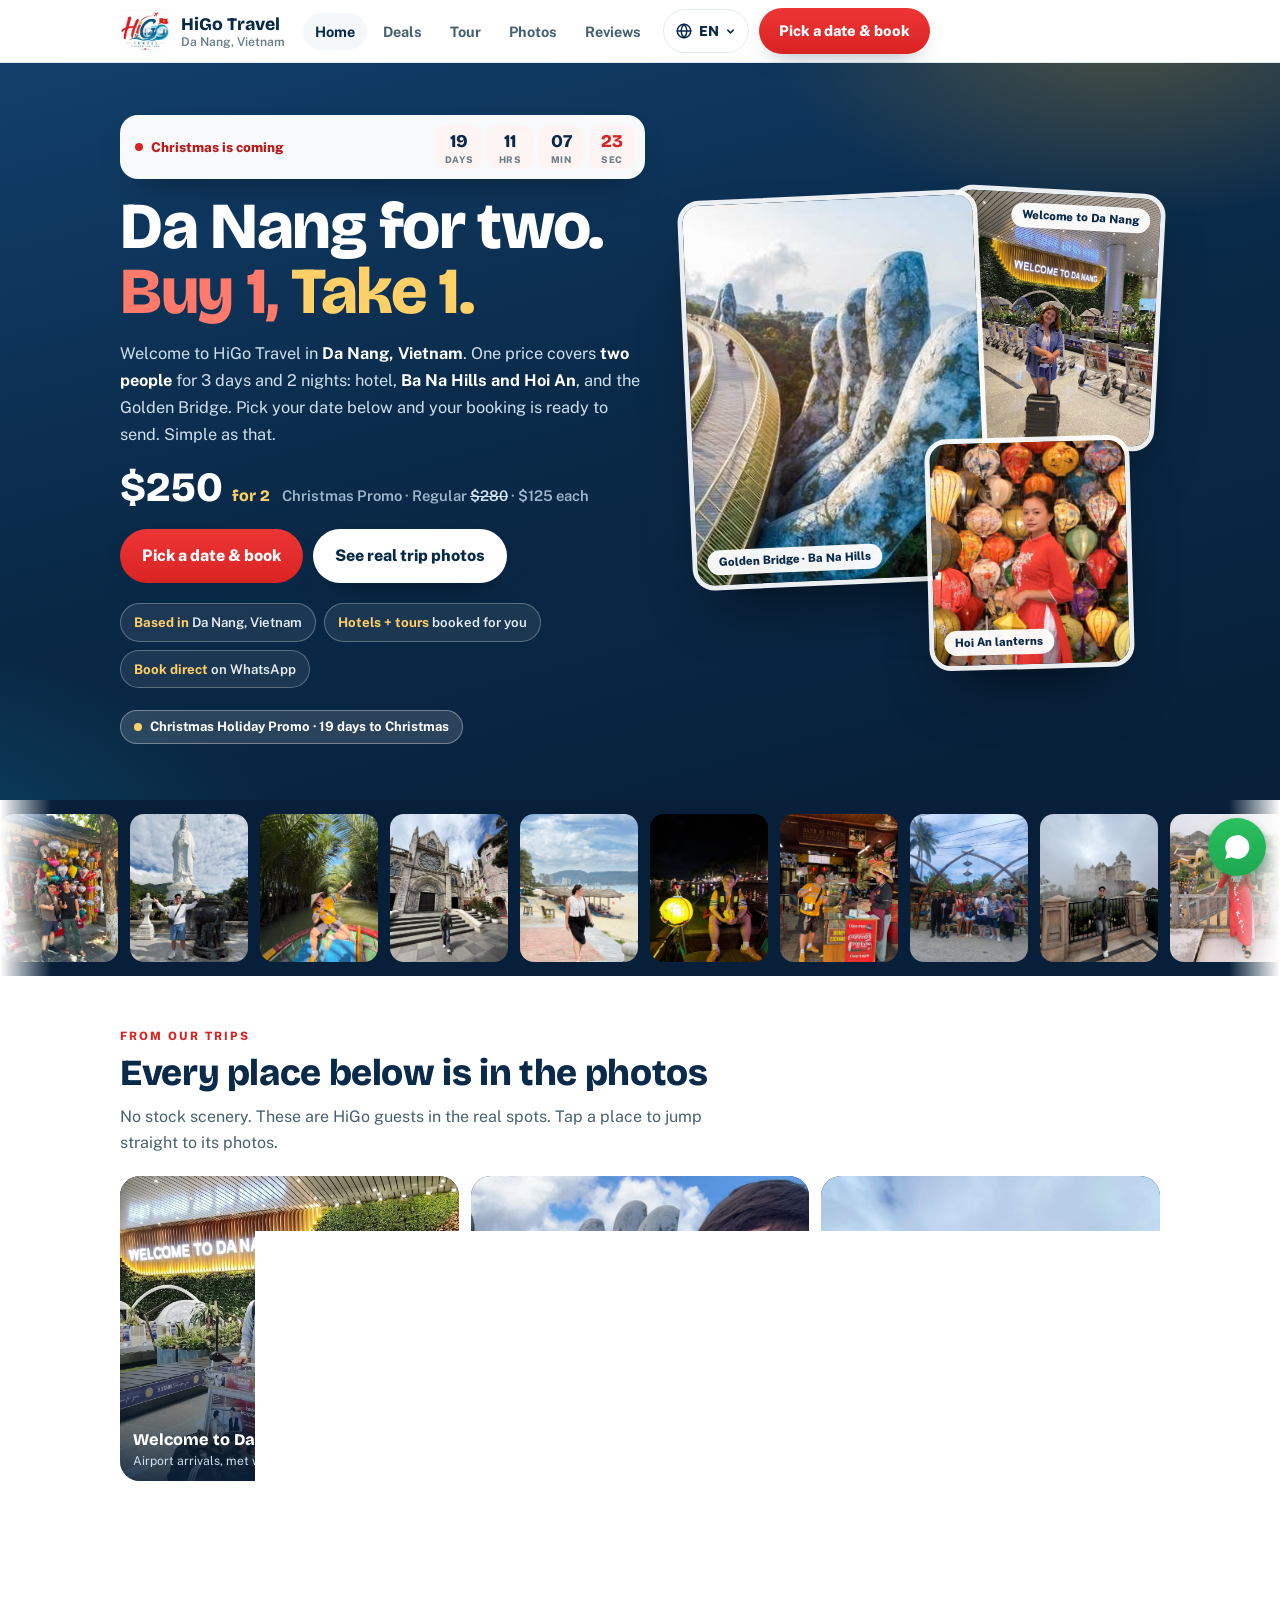
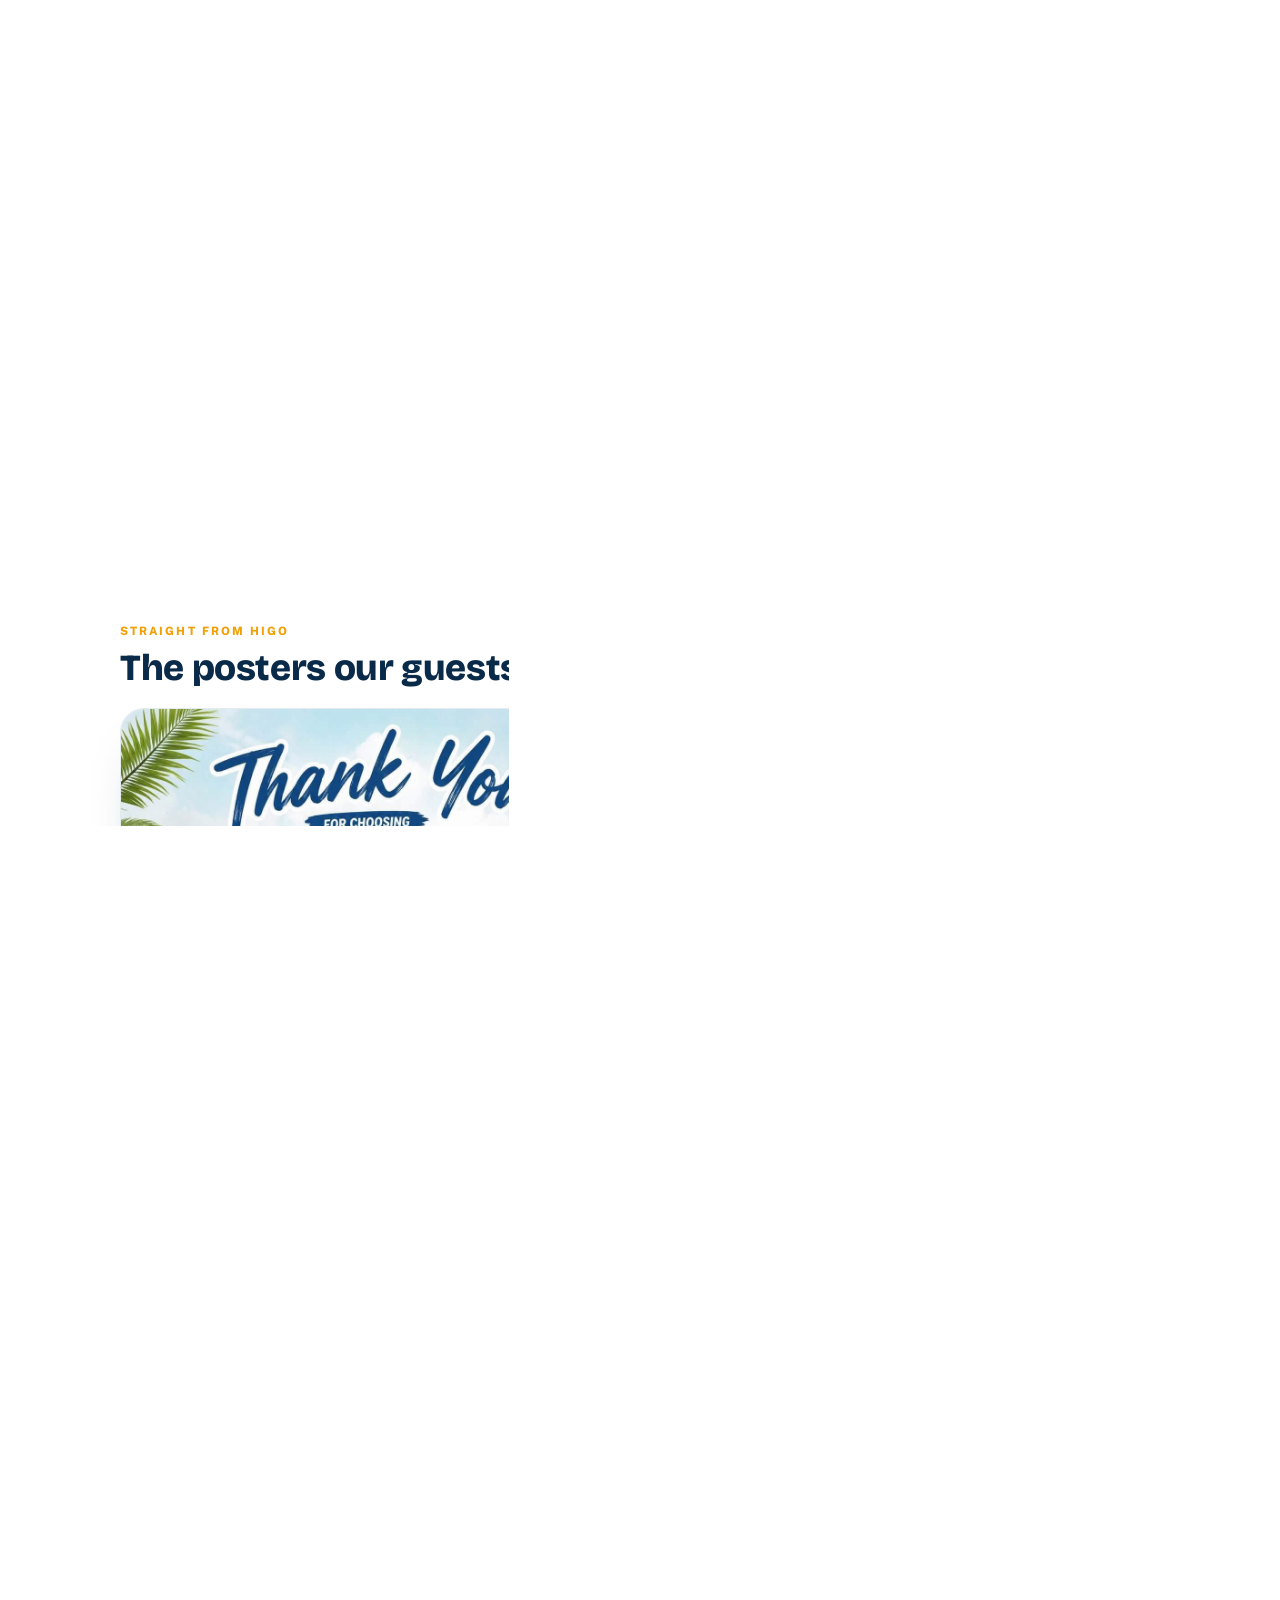
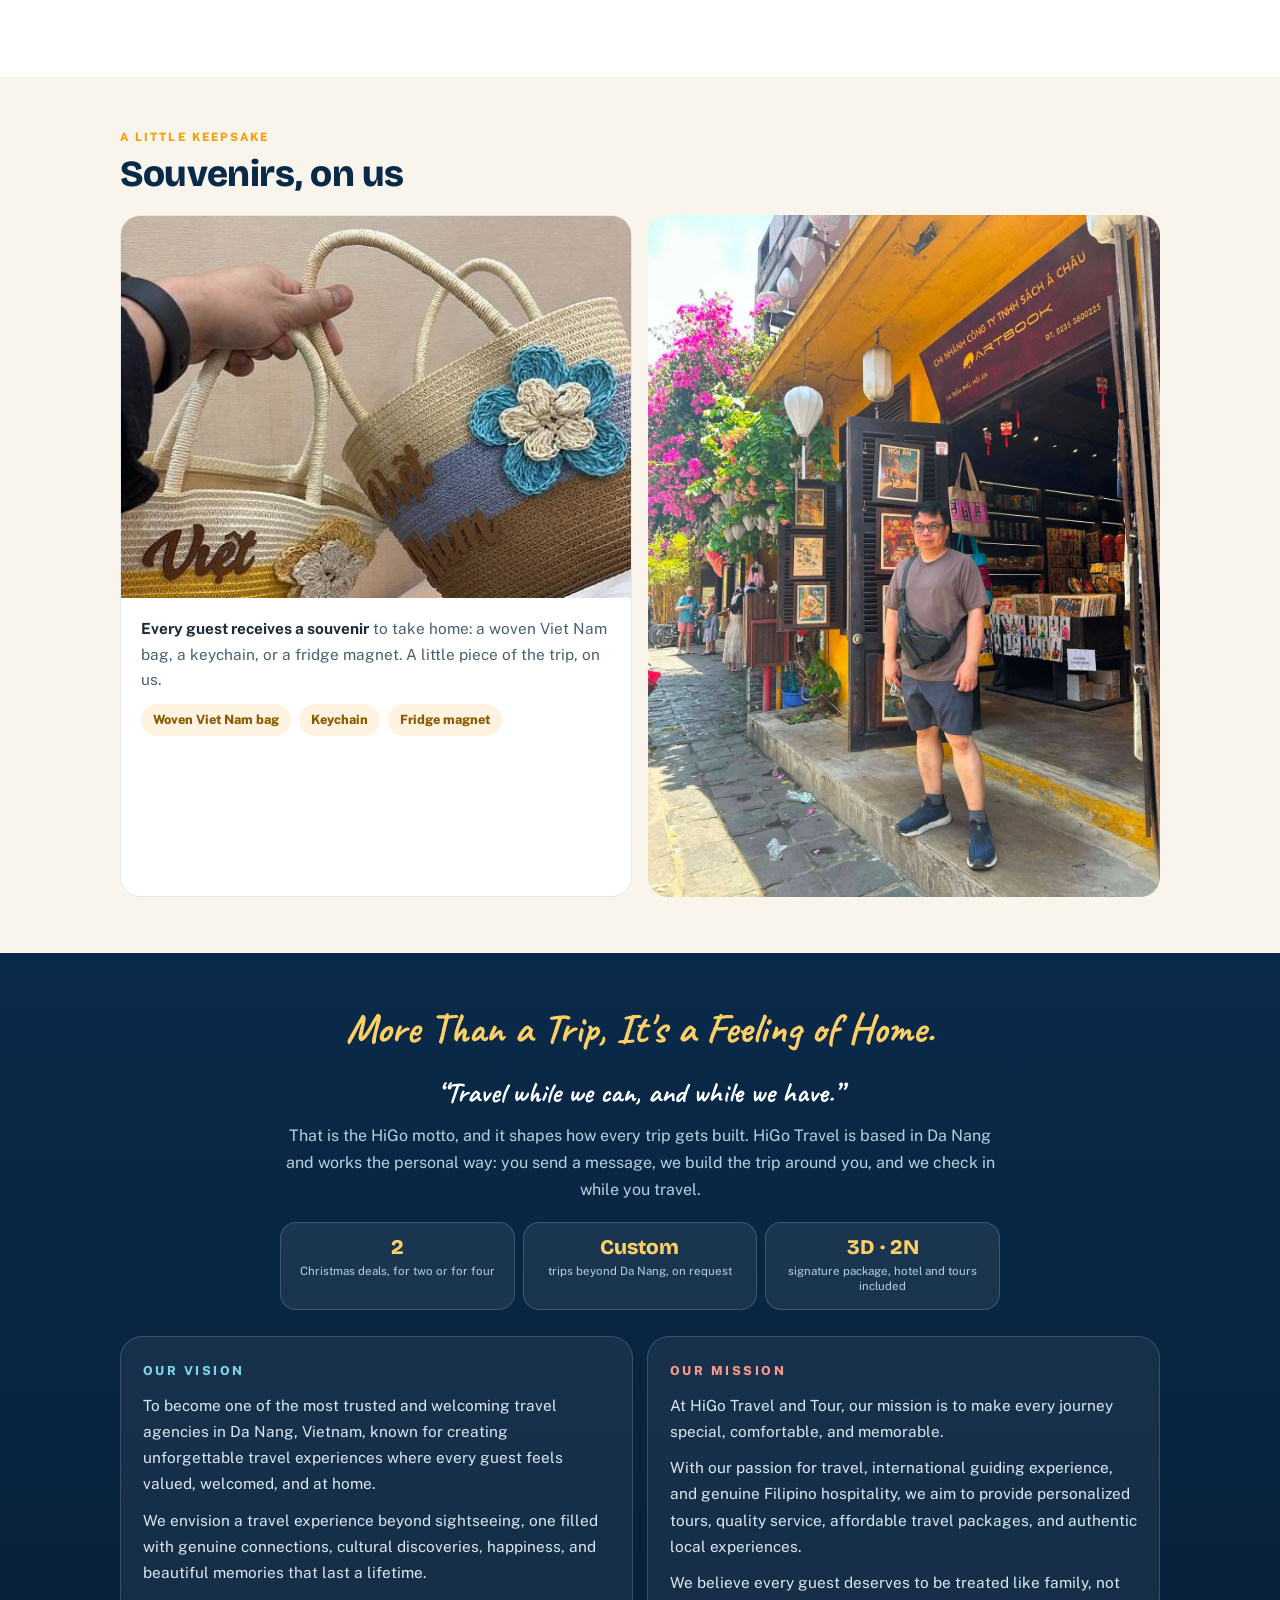
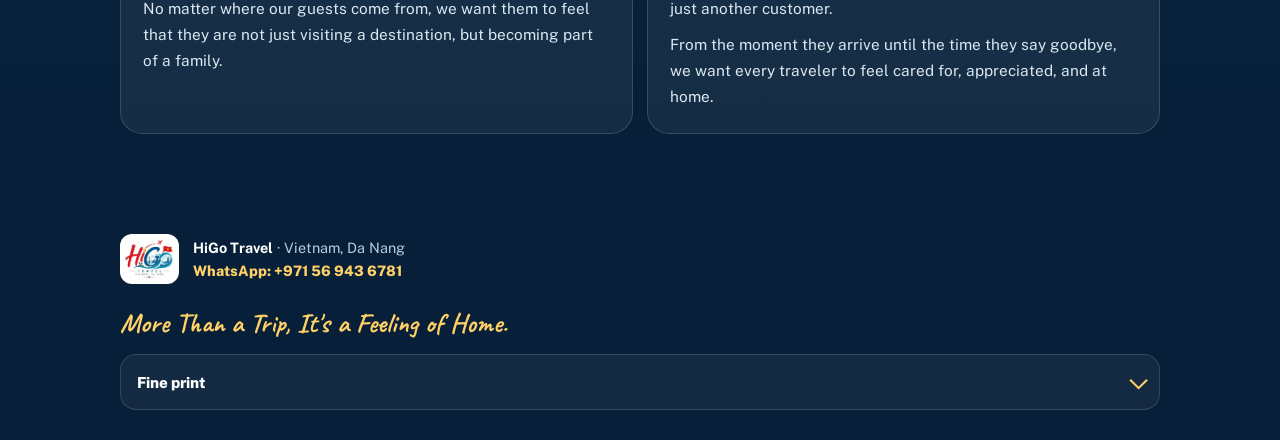
<file: index.html>
<!doctype html>
<html lang="en">
  <head>

    <meta charset="utf-8" />
    <meta name="viewport" content="width=device-width, initial-scale=1, viewport-fit=cover" />
    <meta name="color-scheme" content="light" />
    <meta name="theme-color" content="#0a2a49" />
    <link rel="icon" href="data:," />
    <title>HiGo Travel · Da Nang — Christmas Buy 1 Take 1</title>
    <meta name="description" content="HiGo Travel, Da Nang, Vietnam. Real trips, real photos: Ba Na Hills and the Golden Bridge, Hoi An lanterns, Lady Buddha, My Khe Beach. Christmas Promo Buy 1 Take 1, $250 for 2 people, 3 days and 2 nights (regular $280). Family deal $450 for 4. Book on WhatsApp." />
    <link rel="preconnect" href="https://fonts.googleapis.com" />
    <link rel="preconnect" href="https://fonts.gstatic.com" crossorigin />
    <link href="https://fonts.googleapis.com/css2?family=Bricolage+Grotesque:opsz,wght@12..96,500;12..96,700;12..96,800&family=Public+Sans:wght@400;500;600;700;800&family=Caveat:wght@600;700&display=swap" rel="stylesheet" />
    <link rel="stylesheet" href="assets/css/style.css" />
  
  </head>
  <body data-page="home">
<header class="appbar">
      <div class="in">
        <img class="logo" data-img="logo" width="48" height="40" alt="HiGo Travel logo" />
        <div class="brand"><strong>HiGo Travel</strong><span id="brandPlace">Da Nang, Vietnam</span></div>
        <nav class="toplinks" aria-label="Pages">
          <button type="button" data-goto="home">Home</button>
          <button type="button" data-goto="deals">Deals</button>
          <button type="button" data-goto="tour">Tour</button>
          <button type="button" data-goto="gallery">Photos</button>
          <button type="button" data-goto="reviews">Reviews</button>
        </nav>
        <div class="lang" id="langWrap">
          <button class="lang-btn" id="langBtn" type="button" aria-haspopup="listbox" aria-expanded="false" aria-controls="langMenu" aria-label="Language">
            <svg width="18" height="18" viewBox="0 0 24 24" fill="none" stroke="currentColor" stroke-width="2" stroke-linecap="round" stroke-linejoin="round" aria-hidden="true"><circle cx="12" cy="12" r="9"/><path d="M3 12h18M12 3c2.6 2.7 3.9 5.7 3.9 9s-1.3 6.3-3.9 9c-2.6-2.7-3.9-5.7-3.9-9S9.4 5.7 12 3z"/></svg>
            <span id="langCode">EN</span>
            <svg class="chev" width="11" height="11" viewBox="0 0 24 24" fill="none" stroke="currentColor" stroke-width="3.2" stroke-linecap="round" stroke-linejoin="round" aria-hidden="true"><path d="m6 9 6 6 6-6"/></svg>
          </button>
          <div class="lang-menu" id="langMenu" role="listbox" aria-label="Language" hidden>
            <button type="button" role="option" data-lang="en" aria-selected="true"><svg class="tick" viewBox="0 0 24 24" fill="none" stroke="currentColor" stroke-width="3.2" stroke-linecap="round" stroke-linejoin="round" aria-hidden="true"><path d="M4.5 12.5 10 18 19.5 6.5"/></svg>EN · English</button>
            <button type="button" role="option" data-lang="tl" aria-selected="false"><svg class="tick" viewBox="0 0 24 24" fill="none" stroke="currentColor" stroke-width="3.2" stroke-linecap="round" stroke-linejoin="round" aria-hidden="true"><path d="M4.5 12.5 10 18 19.5 6.5"/></svg>TL · Tagalog</button>
            <button type="button" role="option" data-lang="es" aria-selected="false"><svg class="tick" viewBox="0 0 24 24" fill="none" stroke="currentColor" stroke-width="3.2" stroke-linecap="round" stroke-linejoin="round" aria-hidden="true"><path d="M4.5 12.5 10 18 19.5 6.5"/></svg>ES · Español</button>
            <button type="button" role="option" data-lang="vi" aria-selected="false"><svg class="tick" viewBox="0 0 24 24" fill="none" stroke="currentColor" stroke-width="3.2" stroke-linecap="round" stroke-linejoin="round" aria-hidden="true"><path d="M4.5 12.5 10 18 19.5 6.5"/></svg>VI · Tiếng Việt</button>
            <button type="button" role="option" data-lang="zh" aria-selected="false"><svg class="tick" viewBox="0 0 24 24" fill="none" stroke="currentColor" stroke-width="3.2" stroke-linecap="round" stroke-linejoin="round" aria-hidden="true"><path d="M4.5 12.5 10 18 19.5 6.5"/></svg>中文 · Chinese</button>
            <button type="button" role="option" data-lang="ko" aria-selected="false"><svg class="tick" viewBox="0 0 24 24" fill="none" stroke="currentColor" stroke-width="3.2" stroke-linecap="round" stroke-linejoin="round" aria-hidden="true"><path d="M4.5 12.5 10 18 19.5 6.5"/></svg>한국어 · Korean</button>
          </div>
        </div>
        <button class="btn btn-red topbook" type="button" data-goto="book" data-i18n="heroCta">Pick a date &amp; book</button>
      </div>
    </header>
    <main>
<div class="hero" data-page="home">
        <div class="wrap">
          <div class="hero-grid">
            <div>
              <div class="cd cd-top" role="timer" aria-label="Countdown to Christmas Day, December 25, 2026">
                <span class="cd-label"><span class="dot" aria-hidden="true"></span><span data-i18n="cdComing">Christmas is coming</span></span>
                <span class="cd-clock">
                  <span class="cd-unit"><span class="cd-num" id="cd-days">--</span><span class="cd-lab" data-i18n="cdDays">days</span></span>
                  <span class="cd-unit"><span class="cd-num" id="cd-hours">--</span><span class="cd-lab" data-i18n="cdHrs">hrs</span></span>
                  <span class="cd-unit"><span class="cd-num" id="cd-minutes">--</span><span class="cd-lab" data-i18n="cdMin">min</span></span>
                  <span class="cd-unit seconds"><span class="cd-num" id="cd-seconds">--</span><span class="cd-lab" data-i18n="cdSec">sec</span></span>
                </span>
              </div>
              <h1><span data-i18n="heroTitle">Da Nang for two.</span><br /><span class="r" data-i18n="heroBuy">Buy 1,</span> <span class="t" data-i18n="heroTake">Take 1.</span></h1>
              <p class="hero-sub" data-i18n-html="heroLede">Welcome to HiGo Travel in <strong>Da Nang, Vietnam</strong>. One price covers <strong>two people</strong> for 3 days and 2 nights: hotel, <strong>Ba Na Hills and Hoi An</strong>, and the Golden Bridge. Pick your date below and your booking is ready to send. Simple as that.</p>
              <div class="hero-price">
                <span class="big">$250 <small>for 2</small></span>
                <span class="reg">Christmas Promo · Regular <s>$280</s> · $125 each</span>
              </div>
              <div class="hero-ctas">
                <button class="btn btn-red" type="button" data-goto="book" data-i18n="heroCta">Pick a date &amp; book</button>
                <a class="btn btn-light" href="gallery.html" data-goto="gallery">See real trip photos</a>
              </div>
              <div class="hero-facts">
                <span data-i18n-html="strip1"><b>Based in</b> Da Nang, Vietnam</span>
                <span data-i18n-html="strip2"><b>Hotels + tours</b> booked for you</span>
                <span data-i18n-html="strip4"><b>Book direct</b> on WhatsApp</span>
              </div>
              <div class="promo-row">
                <span class="promo-chip"><span class="dot"></span><span><span data-i18n="promoChip">Christmas Holiday Promo</span> · <span id="xmasCount">Booking open now</span></span></span>
              </div>
            </div>
            <div class="stack" aria-label="Photos from real HiGo trips">
              <figure class="side1"><img src="assets/photos/0c489f4d-bfa4-4847-be39-1b1d592f37f7.jpg" width="251" height="334" alt="A guest arriving under the Welcome to Da Nang sign at the airport" /><figcaption>Welcome to Da Nang</figcaption></figure>
              <figure class="main"><img src="assets/photos/golden-bridge-hero.jpg" width="800" height="599" alt="The Golden Bridge at Ba Na Hills held up by giant stone hands above the forest on a clear day" fetchpriority="high" /><figcaption>Golden Bridge · Ba Na Hills</figcaption></figure>
              <figure class="side2"><img src="assets/photos/aed1a8e4-fbd2-48c3-b296-ff39442e8c2b.jpg" width="640" height="962" alt="A guest in a red ao dai in front of colourful Hoi An lanterns" loading="lazy" /><figcaption>Hoi An lanterns</figcaption></figure>
            </div>
          </div>
        </div>
      </div>
<div class="ticker" aria-hidden="true" data-page="home">
        <div class="ticker-track" id="tickerTrack">
          <img src="assets/photos/83ccefe5-2ef1-4b3b-a59e-96b54fb25670.jpg" width="1200" height="1600" alt="" loading="lazy" />
          <img src="assets/photos/55afed3d-5118-4df4-8bbf-b963ba5a592e.jpg" width="1200" height="1600" alt="" loading="lazy" />
          <img src="assets/photos/9b4f6180-fc5e-45ba-b0ad-c002b6245515.jpg" width="1200" height="1600" alt="" loading="lazy" />
          <img src="assets/photos/43d3eee3-f3dc-4869-9351-2e5a46856dc8.jpg" width="1200" height="1600" alt="" loading="lazy" />
          <img src="assets/photos/9941a29f-d9af-4658-be3a-9e257e54c3e7.jpg" width="960" height="1280" alt="" loading="lazy" />
          <img src="assets/photos/ecb09ab7-03fa-4246-9146-c20023bd79d9.jpg" width="1200" height="1600" alt="" loading="lazy" />
          <img src="assets/photos/8fee0415-568c-42ff-a272-83609e370c47.jpg" width="1200" height="1600" alt="" loading="lazy" />
          <img src="assets/photos/0a321da0-2222-4e3b-b226-cdd421bf5fed.jpg" width="1200" height="1600" alt="" loading="lazy" />
          <img src="assets/photos/054d1c60-3d9c-49f7-b783-74788beed342.jpg" width="1200" height="1600" alt="" loading="lazy" />
          <img src="assets/photos/94b3f1d5-bcb1-42a8-a841-5ee3f6d366a5.jpg" width="1280" height="852" alt="" loading="lazy" />
        </div>
      </div>
<section class="band" id="places" data-page="home" aria-label="Places you will see">
        <div class="wrap">
          <div class="sec-head rv">
            <p class="kicker">From Our Trips</p>
            <h2>Every place below is in the photos</h2>
            <p class="lead">No stock scenery. These are HiGo guests in the real spots. Tap a place to jump straight to its photos.</p>
          </div>
          <div class="places">
            <button class="place rv" type="button" data-filter-jump="airport"><img src="assets/photos/24f0dd2b-c9e5-40db-841c-c6ec14a470d4.jpg" width="1186" height="1600" alt="Guest with luggage under the Welcome to Da Nang sign" loading="lazy" /><span class="pc"><b>Welcome to Da Nang</b><span>Airport arrivals, met with a smile</span></span></button>
            <button class="place rv rv-d1" type="button" data-filter-jump="bana"><img src="assets/photos/448f2fc8-4e92-4734-8a81-3f94cd6d8b05.jpg" width="900" height="1600" alt="Guests on the Golden Bridge under a bright blue sky, the giant stone hands behind them" loading="lazy" /><span class="pc"><b>Golden Bridge</b><span>Ba Na Hills, held by giant stone hands</span></span></button>
            <button class="place rv rv-d2" type="button" data-filter-jump="french"><img src="assets/photos/834bd3de-eef2-499d-af01-7a01a50d3c22.jpg" width="828" height="1104" alt="Guest in front of the French Village castle at Ba Na Hills" loading="lazy" /><span class="pc"><b>French Village</b><span>Castles, churches and cobbled streets</span></span></button>
            <button class="place rv" type="button" data-filter-jump="hoian"><img src="assets/photos/83ccefe5-2ef1-4b3b-a59e-96b54fb25670.jpg" width="1200" height="1600" alt="Guests in a colourful Hoi An lantern shop" loading="lazy" /><span class="pc"><b>Hoi An Old Town</b><span>Lantern shops, yellow walls and ao dai</span></span></button>
            <button class="place rv rv-d1" type="button" data-filter-jump="temples"><img src="assets/photos/55afed3d-5118-4df4-8bbf-b963ba5a592e.jpg" width="1200" height="1600" alt="The Lady Buddha statue at Linh Ung Pagoda" loading="lazy" /><span class="pc"><b>Lady Buddha</b><span>Linh Ung Pagoda and temple grounds</span></span></button>
            <button class="place rv rv-d2" type="button" data-filter-jump="beach"><img src="assets/photos/9941a29f-d9af-4658-be3a-9e257e54c3e7.jpg" width="960" height="1280" alt="Guest walking the My Khe Beach promenade" loading="lazy" /><span class="pc"><b>My Khe Beach</b><span>The Da Nang coast, minutes from town</span></span></button>
            <button class="place rv" type="button" data-filter-jump="boats"><img src="assets/photos/9b4f6180-fc5e-45ba-b0ad-c002b6245515.jpg" width="1200" height="1600" alt="Guest riding a round basket boat through palm canals" loading="lazy" /><span class="pc"><b>Basket Boats</b><span>And lantern boats after dark</span></span></button>
            <button class="place rv rv-d1" type="button" data-filter-jump="food"><img src="assets/photos/8fee0415-568c-42ff-a272-83609e370c47.jpg" width="1200" height="1600" alt="Guest at the famous Banh Mi Phuong stall in Hoi An" loading="lazy" /><span class="pc"><b>Banh Mi Phuong</b><span>Hoi An's most famous bite, plus local tables</span></span></button>
            <button class="place rv rv-d2" type="button" data-filter-jump="guests"><img src="assets/photos/be4b990c-ba32-4b7b-9f28-72a70451a1cf.jpg" width="1200" height="1600" alt="Guest group jumping for a photo at Ba Na Hills" loading="lazy" /><span class="pc"><b>Happy Guests</b><span>Families and groups on real HiGo trips</span></span></button>
          </div>
        </div>
      </section>
<section class="band" id="posters" data-page="home" aria-label="HiGo posters">
        <div class="wrap">
          <div class="sec-head rv">
            <p class="kicker gold">Straight From HiGo</p>
            <h2>The posters our guests know us by</h2>
          </div>
          <div class="posters">
            <article class="poster-card rv">
              <img src="assets/photos/65886e9e-cd38-4b40-93ba-d4c76fb5ebb9.jpg" width="520" height="650" alt="Thank You for Choosing HiGo Travel, Da Nang, Vietnam poster with guests, Golden Bridge and Hoi An" loading="lazy" />
              <div class="pcopy"><h3>Thank You for Choosing HiGo Travel</h3><p>Our thank-you poster for the guests who travel with us to Da Nang, Vietnam, featuring the Golden Bridge, Hoi An and the crew who made the trip.</p></div>
            </article>
            <article class="poster-card rv rv-d1">
              <img src="assets/photos/a97e5c62-df65-4ec7-b459-16bdd8d5e72b.jpg" width="520" height="780" alt="Explore Vietnam with a Local Expert poster with guests in a Hoi An lantern shop" loading="lazy" />
              <div class="pcopy"><h3>Explore Vietnam with a Local Expert</h3><p>Travel is better with the right guide. This is the HiGo promise on tour: local knowledge, personal care, and photos like these at every stop.</p></div>
            </article>
          </div>
        </div>
      </section>
<section class="band band-sand" id="souvenirs" data-page="home" aria-label="Souvenirs">
        <div class="wrap">
          <div class="sec-head rv">
            <p class="kicker gold">A Little Keepsake</p>
            <h2>Souvenirs, on us</h2>
          </div>
          <div class="souv-grid">
            <div class="card souv-card rv">
              <img src="assets/photos/souvenir-bags.jpg" width="1080" height="810" alt="Two handwoven Viet Nam souvenir bags with crochet flowers, one yellow and one blue" loading="lazy" />
              <div class="souv-copy">
                <p><strong>Every guest receives a souvenir</strong> to take home: a woven Viet Nam bag, a keychain, or a fridge magnet. A little piece of the trip, on us.</p>
                <div class="souv-items"><span>Woven Viet Nam bag</span><span>Keychain</span><span>Fridge magnet</span></div>
              </div>
            </div>
            <div class="souv-photo rv rv-d1">
              <img src="assets/photos/73439abf-da9a-4d42-9eac-2d48fc64cce4.jpg" width="640" height="853" alt="Guest browsing a traditional Hoi An shopfront with souvenirs and art" loading="lazy" />
            </div>
          </div>
        </div>
      </section>
<section class="band band-navy" id="about" data-page="home" aria-label="About HiGo Travel, vision and mission">
        <div class="wrap">
          <p class="slogan rv">More Than a Trip, It's a Feeling of Home.</p>
          <div class="about rv" style="max-width:720px;margin:0 auto;text-align:center">
            <p class="quote" style="color:#fff">“Travel while we can, and while we have.”</p>
            <p class="body">That is the HiGo motto, and it shapes how every trip gets built. HiGo Travel is based in Da Nang and works the personal way: you send a message, we build the trip around you, and we check in while you travel.</p>
          </div>
          <div class="stats rv" style="max-width:720px;margin-left:auto;margin-right:auto">
            <div class="stat"><div class="n">2</div><div class="l">Christmas deals, for two or for four</div></div>
            <div class="stat"><div class="n">Custom</div><div class="l">trips beyond Da Nang, on request</div></div>
            <div class="stat"><div class="n">3D · 2N</div><div class="l">signature package, hotel and tours included</div></div>
          </div>
          <div class="vm-grid" style="margin-top:26px">
            <div class="vm-card vision rv">
              <h3>Our Vision</h3>
              <p>To become one of the most trusted and welcoming travel agencies in Da Nang, Vietnam, known for creating unforgettable travel experiences where every guest feels valued, welcomed, and at home.</p>
              <p>We envision a travel experience beyond sightseeing, one filled with genuine connections, cultural discoveries, happiness, and beautiful memories that last a lifetime.</p>
              <p>No matter where our guests come from, we want them to feel that they are not just visiting a destination, but becoming part of a family.</p>
            </div>
            <div class="vm-card mission rv rv-d1">
              <h3>Our Mission</h3>
              <p>At HiGo Travel and Tour, our mission is to make every journey special, comfortable, and memorable.</p>
              <p>With our passion for travel, international guiding experience, and genuine Filipino hospitality, we aim to provide personalized tours, quality service, affordable travel packages, and authentic local experiences.</p>
              <p>We believe every guest deserves to be treated like family, not just another customer.</p>
              <p>From the moment they arrive until the time they say goodbye, we want every traveler to feel cared for, appreciated, and at home.</p>
            </div>
          </div>
        </div>
      </section>
    </main>
<footer>
      <div class="wrap">
        <div class="row">
          <img data-img="logo" width="58" height="48" alt="HiGo Travel logo" />
          <p class="t"><strong>HiGo Travel</strong> · Vietnam, Da Nang<br /><a href="https://wa.me/971569436781" target="_blank" rel="noopener">WhatsApp: +971 56 943 6781</a></p>
        </div>
        <p class="foot-slogan">More Than a Trip, It's a Feeling of Home.</p>
        <details class="fold" style="margin-top:14px">
          <summary data-i18n="contactTitle">Fine print</summary>
          <div class="body fine">
            <p>Prices are in USD. Christmas Promo prices: Buy 1 Take 1 at $250 for 2 pax (3 days, 2 nights) and the family deal at $450 for 4 pax. The regular price for the same 3 days and 2 nights is $280 for 2 pax. Regular and extended stays for 2 pax build on that regular price: $280 for 3 days and 2 nights, $310 for 4 days and 3 nights, $340 for 5 days and 4 nights, and $370 for 6 days and 5 nights, at +$30 per extra night over the regular stay. The main tour includes Ba Na Hills and Hoi An. The Hue tour is optional, and custom itineraries are available at an additional cost. All bookings are subject to availability and confirmed directly with HiGo Travel on WhatsApp. The ProviaMed gift voucher is worth $300 USD, valid for travel December 2026 to February 2027, non-refundable and non-exchangeable for cash. Trip photos on this page were shared by HiGo Travel guests from real trips in Da Nang and Hoi An.</p>
          </div>
        </details>
      </div>
    </footer>
<a class="wa-float" id="wa-float" href="https://wa.me/971569436781?text=Hi%20HiGo%20Travel!%20I%20want%20to%20ask%20about%20a%20trip." target="_blank" rel="noopener" aria-label="Chat with HiGo Travel on WhatsApp. Drag to move this button." title="WhatsApp HiGo Travel · drag to move">
      <svg width="30" height="30" viewBox="0 0 24 24" fill="currentColor" aria-hidden="true"><path d="M12 2.5A9.4 9.4 0 0 0 3.9 16.6L2.6 21.5l5-1.3A9.5 9.5 0 1 0 12 2.5zm4.2 11.4c-.2-.1-1.4-.7-1.6-.7-.2-.1-.4-.1-.6.1l-.8 1c-.1.2-.3.2-.5.1a6.3 6.3 0 0 1-3.1-2.7c-.2-.4.2-.4.6-1.2a.5.5 0 0 0 0-.5c-.1-.1-.6-1.4-.8-1.9-.2-.5-.4-.4-.6-.4h-.5a1 1 0 0 0-.7.3 2.8 2.8 0 0 0-.9 2.1 5 5 0 0 0 1 2.7 11.6 11.6 0 0 0 4.5 4 15 15 0 0 0 1.5.5 3.6 3.6 0 0 0 1.7.1 2.7 2.7 0 0 0 1.8-1.3 2.3 2.3 0 0 0 .2-1.3c-.1-.1-.2-.2-.5-.3z"/></svg>
    </a>
<nav class="nav" aria-label="Pages">
      <button type="button" data-tab="home"><svg viewBox="0 0 24 24" fill="none" stroke="currentColor" stroke-width="2" stroke-linecap="round" stroke-linejoin="round" aria-hidden="true"><path d="m3 10.5 9-7 9 7"/><path d="M5 9.5V21h14V9.5"/><path d="M9.5 21v-6h5v6"/></svg><span data-i18n="tabHome">Home</span></button>
      <button type="button" data-tab="deals"><svg viewBox="0 0 24 24" fill="none" stroke="currentColor" stroke-width="2" stroke-linecap="round" stroke-linejoin="round" aria-hidden="true"><path d="M20.6 13.4 13.4 20.6a2 2 0 0 1-2.8 0L3 13V3h10l7.6 7.6a2 2 0 0 1 0 2.8z"/><circle cx="7.5" cy="7.5" r="1.3" fill="currentColor" stroke="none"/></svg><span data-i18n="tabDeals">Deals</span></button>
      <button type="button" data-tab="tour"><svg viewBox="0 0 24 24" fill="none" stroke="currentColor" stroke-width="2" stroke-linecap="round" stroke-linejoin="round" aria-hidden="true"><circle cx="12" cy="12" r="9"/><path d="m15.5 8.5-2 5-5 2 2-5z"/></svg><span data-i18n="tabTour">Tour</span></button>
      <button type="button" data-tab="gallery"><svg viewBox="0 0 24 24" fill="none" stroke="currentColor" stroke-width="2" stroke-linecap="round" stroke-linejoin="round" aria-hidden="true"><rect x="3" y="5" width="18" height="14" rx="2.5"/><circle cx="9" cy="10" r="1.6"/><path d="m4.5 17.5 4.5-4 3.5 3 3-2.5 4 3.5"/></svg><span data-i18n="tabGallery">Photos</span></button>
      <button type="button" data-tab="reviews"><svg viewBox="0 0 24 24" fill="none" stroke="currentColor" stroke-width="2" stroke-linecap="round" stroke-linejoin="round" aria-hidden="true"><path d="m12 3.5 2.6 5.3 5.9.9-4.3 4.1 1 5.8-5.2-2.7-5.2 2.7 1-5.8L3.5 9.7l5.9-.9z"/></svg><span data-i18n="tabReviews">Reviews</span></button>
      <button type="button" data-tab="book" class="book"><span class="ico"><svg width="26" height="26" viewBox="0 0 24 24" fill="none" stroke="currentColor" stroke-width="2.2" stroke-linecap="round" stroke-linejoin="round" aria-hidden="true"><rect x="3" y="5" width="18" height="16" rx="2.4"/><path d="M8 3v4M16 3v4M3 10h18"/><path d="m9 15.5 2.2 2.2 4-4.2"/></svg></span><span data-i18n="tabBook">Book</span></button>
    </nav>
    <script>window.HIGO_PAGE = 'home';</script>
    <script src="assets/js/site.js"></script>
    <script src="assets/js/ui.js"></script>
  </body>
</html>
</file>
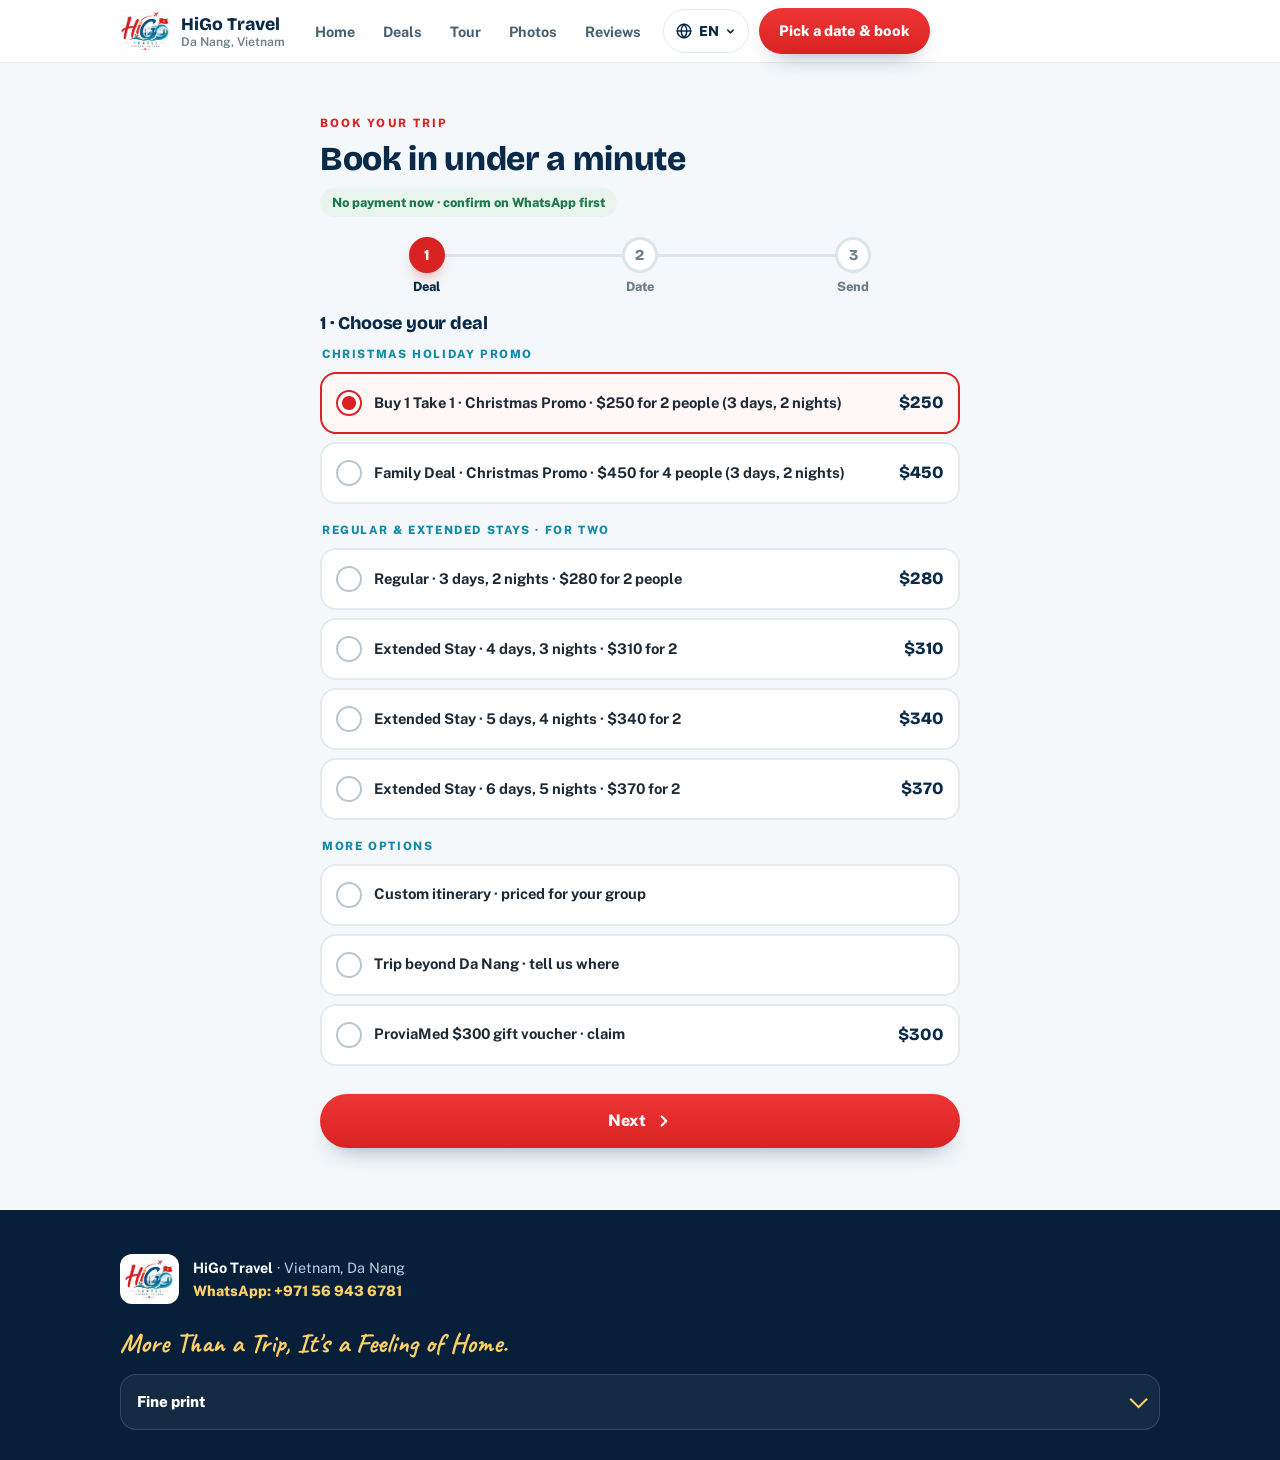
<file: book.html>
<!doctype html>
<html lang="en">
  <head>

    <meta charset="utf-8" />
    <meta name="viewport" content="width=device-width, initial-scale=1, viewport-fit=cover" />
    <meta name="color-scheme" content="light" />
    <meta name="theme-color" content="#0a2a49" />
    <link rel="icon" href="data:," />
    <title>Book Your Trip · HiGo Travel</title>
    <meta name="description" content="HiGo Travel, Da Nang, Vietnam. Real trips, real photos: Ba Na Hills and the Golden Bridge, Hoi An lanterns, Lady Buddha, My Khe Beach. Christmas Promo Buy 1 Take 1, $250 for 2 people, 3 days and 2 nights (regular $280). Family deal $450 for 4. Book on WhatsApp." />
    <link rel="preconnect" href="https://fonts.googleapis.com" />
    <link rel="preconnect" href="https://fonts.gstatic.com" crossorigin />
    <link href="https://fonts.googleapis.com/css2?family=Bricolage+Grotesque:opsz,wght@12..96,500;12..96,700;12..96,800&family=Public+Sans:wght@400;500;600;700;800&family=Caveat:wght@600;700&display=swap" rel="stylesheet" />
    <link rel="stylesheet" href="assets/css/style.css" />
  
  </head>
  <body data-page="book">
<header class="appbar">
      <div class="in">
        <img class="logo" data-img="logo" width="48" height="40" alt="HiGo Travel logo" />
        <div class="brand"><strong>HiGo Travel</strong><span id="brandPlace">Da Nang, Vietnam</span></div>
        <nav class="toplinks" aria-label="Pages">
          <button type="button" data-goto="home">Home</button>
          <button type="button" data-goto="deals">Deals</button>
          <button type="button" data-goto="tour">Tour</button>
          <button type="button" data-goto="gallery">Photos</button>
          <button type="button" data-goto="reviews">Reviews</button>
        </nav>
        <div class="lang" id="langWrap">
          <button class="lang-btn" id="langBtn" type="button" aria-haspopup="listbox" aria-expanded="false" aria-controls="langMenu" aria-label="Language">
            <svg width="18" height="18" viewBox="0 0 24 24" fill="none" stroke="currentColor" stroke-width="2" stroke-linecap="round" stroke-linejoin="round" aria-hidden="true"><circle cx="12" cy="12" r="9"/><path d="M3 12h18M12 3c2.6 2.7 3.9 5.7 3.9 9s-1.3 6.3-3.9 9c-2.6-2.7-3.9-5.7-3.9-9S9.4 5.7 12 3z"/></svg>
            <span id="langCode">EN</span>
            <svg class="chev" width="11" height="11" viewBox="0 0 24 24" fill="none" stroke="currentColor" stroke-width="3.2" stroke-linecap="round" stroke-linejoin="round" aria-hidden="true"><path d="m6 9 6 6 6-6"/></svg>
          </button>
          <div class="lang-menu" id="langMenu" role="listbox" aria-label="Language" hidden>
            <button type="button" role="option" data-lang="en" aria-selected="true"><svg class="tick" viewBox="0 0 24 24" fill="none" stroke="currentColor" stroke-width="3.2" stroke-linecap="round" stroke-linejoin="round" aria-hidden="true"><path d="M4.5 12.5 10 18 19.5 6.5"/></svg>EN · English</button>
            <button type="button" role="option" data-lang="tl" aria-selected="false"><svg class="tick" viewBox="0 0 24 24" fill="none" stroke="currentColor" stroke-width="3.2" stroke-linecap="round" stroke-linejoin="round" aria-hidden="true"><path d="M4.5 12.5 10 18 19.5 6.5"/></svg>TL · Tagalog</button>
            <button type="button" role="option" data-lang="es" aria-selected="false"><svg class="tick" viewBox="0 0 24 24" fill="none" stroke="currentColor" stroke-width="3.2" stroke-linecap="round" stroke-linejoin="round" aria-hidden="true"><path d="M4.5 12.5 10 18 19.5 6.5"/></svg>ES · Español</button>
            <button type="button" role="option" data-lang="vi" aria-selected="false"><svg class="tick" viewBox="0 0 24 24" fill="none" stroke="currentColor" stroke-width="3.2" stroke-linecap="round" stroke-linejoin="round" aria-hidden="true"><path d="M4.5 12.5 10 18 19.5 6.5"/></svg>VI · Tiếng Việt</button>
            <button type="button" role="option" data-lang="zh" aria-selected="false"><svg class="tick" viewBox="0 0 24 24" fill="none" stroke="currentColor" stroke-width="3.2" stroke-linecap="round" stroke-linejoin="round" aria-hidden="true"><path d="M4.5 12.5 10 18 19.5 6.5"/></svg>中文 · Chinese</button>
            <button type="button" role="option" data-lang="ko" aria-selected="false"><svg class="tick" viewBox="0 0 24 24" fill="none" stroke="currentColor" stroke-width="3.2" stroke-linecap="round" stroke-linejoin="round" aria-hidden="true"><path d="M4.5 12.5 10 18 19.5 6.5"/></svg>한국어 · Korean</button>
          </div>
        </div>
        <button class="btn btn-red topbook" type="button" data-goto="book" data-i18n="heroCta">Pick a date &amp; book</button>
      </div>
    </header>
    <main>
<section class="band band-wash" id="book" data-page="book" aria-label="Book">
        <div class="wrap">
          <div class="wiz">
            <div class="wiz-head rv">
              <p class="kicker">Book Your Trip</p>
              <h2 data-i18n="bookTitle">Book in under a minute</h2>
              <span class="free" data-i18n="bookFree">No payment now · confirm on WhatsApp first</span>
            </div>
            <ol class="ind" id="ind">
              <li><button type="button" data-step-btn="1"><i>1</i><span data-i18n="stepDeal">Deal</span></button></li>
              <li><button type="button" data-step-btn="2"><i>2</i><span data-i18n="stepWhen">Date</span></button></li>
              <li><button type="button" data-step-btn="3"><i>3</i><span data-i18n="stepSend">Send</span></button></li>
            </ol>

            <div data-step="1">
              <h3 class="step-title" data-i18n="labelDeal">1 · Choose your deal</h3>
              <fieldset>
                <legend class="sr-only">Deal</legend>
                <p class="grp" data-i18n="promoChip">Christmas Holiday Promo</p>
                <label class="opt"><input type="radio" name="deal" value="b1t1" checked /><span class="box"><span class="t" data-opt="optB1t1">Buy 1 Take 1 · Christmas Promo · $250 for 2 people (3 days, 2 nights)</span><span class="p">$250</span></span></label>
                <label class="opt"><input type="radio" name="deal" value="family" /><span class="box"><span class="t" data-opt="optFamily">Family Deal · Christmas Promo · $450 for 4 people (3 days, 2 nights)</span><span class="p">$450</span></span></label>
                <p class="grp" data-i18n="extKicker">Regular &amp; Extended Stays · For Two</p>
                <label class="opt"><input type="radio" name="deal" value="ext3" /><span class="box"><span class="t" data-opt="optExt3">Regular · 3 days, 2 nights · $280 for 2 people</span><span class="p">$280</span></span></label>
                <label class="opt"><input type="radio" name="deal" value="ext4" /><span class="box"><span class="t" data-opt="optExt4">Extended Stay · 4 days, 3 nights · $310 for 2</span><span class="p">$310</span></span></label>
                <label class="opt"><input type="radio" name="deal" value="ext5" /><span class="box"><span class="t" data-opt="optExt5">Extended Stay · 5 days, 4 nights · $340 for 2</span><span class="p">$340</span></span></label>
                <label class="opt"><input type="radio" name="deal" value="ext6" /><span class="box"><span class="t" data-opt="optExt6">Extended Stay · 6 days, 5 nights · $370 for 2</span><span class="p">$370</span></span></label>
                <p class="grp" data-i18n="grpMore">More options</p>
                <label class="opt"><input type="radio" name="deal" value="custom" /><span class="box"><span class="t" data-opt="optCustom">Custom itinerary · priced for your group</span></span></label>
                <label class="opt"><input type="radio" name="deal" value="beyond" /><span class="box"><span class="t" data-opt="optBeyond">Trip beyond Da Nang · tell us where</span></span></label>
                <label class="opt"><input type="radio" name="deal" value="voucher" /><span class="box"><span class="t" data-opt="optVoucher">ProviaMed $300 gift voucher · claim</span><span class="p">$300</span></span></label>
              </fieldset>
              <div class="acts"><button class="btn btn-red" type="button" data-next="2"><span data-i18n="next">Next</span><svg width="18" height="18" viewBox="0 0 24 24" fill="none" stroke="currentColor" stroke-width="3" stroke-linecap="round" stroke-linejoin="round" aria-hidden="true"><path d="m9 6 6 6-6 6"/></svg></button></div>
            </div>

            <div data-step="2" hidden>
              <div class="picked"><div class="l"><small data-i18n="msgDeal">Deal</small><b id="pickedTxt"></b></div><button type="button" data-step-btn="1" data-i18n="change">Change</button></div>
              <div class="field">
                <label for="bk-date" data-i18n="labelDate">2 · Pick your travel date</label>
                <p class="qlab" data-i18n="popular">Popular:</p>
                <div class="snap quick" aria-label="Popular dates">
                  <button type="button" class="chip-btn" data-quick-date="2026-12-19" aria-pressed="false" data-i18n="qd1">Sat Dec 19</button>
                  <button type="button" class="chip-btn" data-quick-date="2026-12-23" aria-pressed="false" data-i18n="qd2">Wed Dec 23</button>
                  <button type="button" class="chip-btn" data-quick-date="2026-12-25" aria-pressed="false" data-i18n="qd3">Christmas Day</button>
                  <button type="button" class="chip-btn" data-quick-date="2026-12-27" aria-pressed="false" data-i18n="qd4">Sun Dec 27</button>
                  <button type="button" class="chip-btn" data-quick-date="2027-01-02" aria-pressed="false" data-i18n="qd5">Sat Jan 2</button>
                </div>
                <div class="date-row">
                  <input type="date" id="bk-date" min="2026-11-19" max="2027-12-31" />
                  <button type="button" class="cal-btn" id="bk-cal-btn"><svg width="19" height="19" viewBox="0 0 24 24" fill="none" stroke="currentColor" stroke-width="2.2" stroke-linecap="round" stroke-linejoin="round" aria-hidden="true"><rect x="3" y="5" width="18" height="16" rx="2.4"/><path d="M8 3v4M16 3v4M3 10h18"/></svg>Calendar</button>
                </div>
                <p class="hint" id="bk-date-hint">Tap the calendar and choose the day you want to arrive in Da Nang.</p>
              </div>
              <div class="field">
                <span class="lab" id="bk-pax-label" data-i18n="labelPax">3 · How many travellers?</span>
                <div class="stepper" role="group" aria-labelledby="bk-pax-label">
                  <button type="button" id="bk-minus" aria-label="Fewer travellers">−</button>
                  <div class="n"><span id="bk-pax" aria-live="polite">2</span><small data-i18n="travellersWord">travellers</small></div>
                  <button type="button" id="bk-plus" aria-label="More travellers">+</button>
                </div>
                <p class="hint" data-i18n="paxHint">We will point you to the best deal for your group size.</p>
              </div>
              <div class="field">
                <label class="switch" id="bk-hue-switch"><span class="l"><span data-i18n="labelHue">Add the Hue tour? (optional)</span><small>Hue is an add-on. Its price is confirmed on WhatsApp before you pay.</small></span><input type="checkbox" id="bk-hue" /><span class="tg" aria-hidden="true"><span class="onlab">ON</span><span class="offlab">OFF</span></span></label>
                <p class="hint">Off means just the main Ba Na Hills and Hoi An tour. On adds Hue, and HiGo confirms the Hue add-on price with you on WhatsApp.</p>
              </div>
              <p class="verdict" id="bk-verdict" aria-live="polite"></p>
              <div class="flex-prompt" id="flexPrompt" hidden>
                <p><strong>No date picked yet.</strong> You can keep going with flexible dates, and HiGo will suggest dates with you on WhatsApp. Or go back and pick the day you want to arrive.</p>
                <div class="row">
                  <button type="button" class="btn btn-ghost" id="flexPick">Pick a date first</button>
                  <button type="button" class="btn btn-red" id="flexYes">I'm flexible, continue</button>
                </div>
              </div>
              <div class="acts">
                <button class="btn btn-ghost" type="button" data-step-btn="1" data-i18n="back">Back</button>
                <button class="btn btn-red" type="button" data-next="3"><span data-i18n="next">Next</span><svg width="18" height="18" viewBox="0 0 24 24" fill="none" stroke="currentColor" stroke-width="3" stroke-linecap="round" stroke-linejoin="round" aria-hidden="true"><path d="m9 6 6 6-6 6"/></svg></button>
              </div>
            </div>

            <div data-step="3" hidden>
              <div class="card">
                <ul class="sum" id="sum"></ul>
                <p class="verdict" id="bk-verdict2"></p>
              </div>
              <details class="fold preview">
                <summary data-i18n="previewLabel">Your message, ready to send</summary>
                <div class="body"><p class="msg" id="bk-preview"></p></div>
              </details>
              <p class="fine-note" data-i18n="fineNote">Opens WhatsApp with everything filled in. Just tap send there, and HiGo Travel confirms availability with you before you pay anything.</p>
              <div class="acts">
                <button class="btn btn-ghost" type="button" data-step-btn="2" data-i18n="back">Back</button>
                <a class="btn btn-wa" id="bk-send" href="https://wa.me/971569436781" target="_blank" rel="noopener">
                  <svg width="22" height="22" viewBox="0 0 24 24" fill="currentColor" aria-hidden="true" style="flex:none"><path d="M12 2.5A9.4 9.4 0 0 0 3.9 16.6L2.6 21.5l5-1.3A9.5 9.5 0 1 0 12 2.5zm4.2 11.4c-.2-.1-1.4-.7-1.6-.7-.2-.1-.4-.1-.6.1l-.8 1c-.1.2-.3.2-.5.1a6.3 6.3 0 0 1-3.1-2.7c-.2-.4.2-.4.6-1.2a.5.5 0 0 0 0-.5c-.1-.1-.6-1.4-.8-1.9-.2-.5-.4-.4-.6-.4h-.5a1 1 0 0 0-.7.3 2.8 2.8 0 0 0-.9 2.1 5 5 0 0 0 1 2.7 11.6 11.6 0 0 0 4.5 4 15 15 0 0 0 1.5.5 3.6 3.6 0 0 0 1.7.1 2.7 2.7 0 0 0 1.8-1.3 2.3 2.3 0 0 0 .2-1.3c-.1-.1-.2-.2-.5-.3z"/></svg>
                  <span id="bk-send-label" data-i18n="sendDefault">Send this booking on WhatsApp</span>
                </a>
              </div>
            </div>
          </div>
        </div>
      </section>
    </main>
<footer>
      <div class="wrap">
        <div class="row">
          <img data-img="logo" width="58" height="48" alt="HiGo Travel logo" />
          <p class="t"><strong>HiGo Travel</strong> · Vietnam, Da Nang<br /><a href="https://wa.me/971569436781" target="_blank" rel="noopener">WhatsApp: +971 56 943 6781</a></p>
        </div>
        <p class="foot-slogan">More Than a Trip, It's a Feeling of Home.</p>
        <details class="fold" style="margin-top:14px">
          <summary data-i18n="contactTitle">Fine print</summary>
          <div class="body fine">
            <p>Prices are in USD. Christmas Promo prices: Buy 1 Take 1 at $250 for 2 pax (3 days, 2 nights) and the family deal at $450 for 4 pax. The regular price for the same 3 days and 2 nights is $280 for 2 pax. Regular and extended stays for 2 pax build on that regular price: $280 for 3 days and 2 nights, $310 for 4 days and 3 nights, $340 for 5 days and 4 nights, and $370 for 6 days and 5 nights, at +$30 per extra night over the regular stay. The main tour includes Ba Na Hills and Hoi An. The Hue tour is optional, and custom itineraries are available at an additional cost. All bookings are subject to availability and confirmed directly with HiGo Travel on WhatsApp. The ProviaMed gift voucher is worth $300 USD, valid for travel December 2026 to February 2027, non-refundable and non-exchangeable for cash. Trip photos on this page were shared by HiGo Travel guests from real trips in Da Nang and Hoi An.</p>
          </div>
        </details>
      </div>
    </footer>
<a class="wa-float" id="wa-float" href="https://wa.me/971569436781?text=Hi%20HiGo%20Travel!%20I%20want%20to%20ask%20about%20a%20trip." target="_blank" rel="noopener" aria-label="Chat with HiGo Travel on WhatsApp. Drag to move this button." title="WhatsApp HiGo Travel · drag to move">
      <svg width="30" height="30" viewBox="0 0 24 24" fill="currentColor" aria-hidden="true"><path d="M12 2.5A9.4 9.4 0 0 0 3.9 16.6L2.6 21.5l5-1.3A9.5 9.5 0 1 0 12 2.5zm4.2 11.4c-.2-.1-1.4-.7-1.6-.7-.2-.1-.4-.1-.6.1l-.8 1c-.1.2-.3.2-.5.1a6.3 6.3 0 0 1-3.1-2.7c-.2-.4.2-.4.6-1.2a.5.5 0 0 0 0-.5c-.1-.1-.6-1.4-.8-1.9-.2-.5-.4-.4-.6-.4h-.5a1 1 0 0 0-.7.3 2.8 2.8 0 0 0-.9 2.1 5 5 0 0 0 1 2.7 11.6 11.6 0 0 0 4.5 4 15 15 0 0 0 1.5.5 3.6 3.6 0 0 0 1.7.1 2.7 2.7 0 0 0 1.8-1.3 2.3 2.3 0 0 0 .2-1.3c-.1-.1-.2-.2-.5-.3z"/></svg>
    </a>
<nav class="nav" aria-label="Pages">
      <button type="button" data-tab="home"><svg viewBox="0 0 24 24" fill="none" stroke="currentColor" stroke-width="2" stroke-linecap="round" stroke-linejoin="round" aria-hidden="true"><path d="m3 10.5 9-7 9 7"/><path d="M5 9.5V21h14V9.5"/><path d="M9.5 21v-6h5v6"/></svg><span data-i18n="tabHome">Home</span></button>
      <button type="button" data-tab="deals"><svg viewBox="0 0 24 24" fill="none" stroke="currentColor" stroke-width="2" stroke-linecap="round" stroke-linejoin="round" aria-hidden="true"><path d="M20.6 13.4 13.4 20.6a2 2 0 0 1-2.8 0L3 13V3h10l7.6 7.6a2 2 0 0 1 0 2.8z"/><circle cx="7.5" cy="7.5" r="1.3" fill="currentColor" stroke="none"/></svg><span data-i18n="tabDeals">Deals</span></button>
      <button type="button" data-tab="tour"><svg viewBox="0 0 24 24" fill="none" stroke="currentColor" stroke-width="2" stroke-linecap="round" stroke-linejoin="round" aria-hidden="true"><circle cx="12" cy="12" r="9"/><path d="m15.5 8.5-2 5-5 2 2-5z"/></svg><span data-i18n="tabTour">Tour</span></button>
      <button type="button" data-tab="gallery"><svg viewBox="0 0 24 24" fill="none" stroke="currentColor" stroke-width="2" stroke-linecap="round" stroke-linejoin="round" aria-hidden="true"><rect x="3" y="5" width="18" height="14" rx="2.5"/><circle cx="9" cy="10" r="1.6"/><path d="m4.5 17.5 4.5-4 3.5 3 3-2.5 4 3.5"/></svg><span data-i18n="tabGallery">Photos</span></button>
      <button type="button" data-tab="reviews"><svg viewBox="0 0 24 24" fill="none" stroke="currentColor" stroke-width="2" stroke-linecap="round" stroke-linejoin="round" aria-hidden="true"><path d="m12 3.5 2.6 5.3 5.9.9-4.3 4.1 1 5.8-5.2-2.7-5.2 2.7 1-5.8L3.5 9.7l5.9-.9z"/></svg><span data-i18n="tabReviews">Reviews</span></button>
      <button type="button" data-tab="book" class="book"><span class="ico"><svg width="26" height="26" viewBox="0 0 24 24" fill="none" stroke="currentColor" stroke-width="2.2" stroke-linecap="round" stroke-linejoin="round" aria-hidden="true"><rect x="3" y="5" width="18" height="16" rx="2.4"/><path d="M8 3v4M16 3v4M3 10h18"/><path d="m9 15.5 2.2 2.2 4-4.2"/></svg></span><span data-i18n="tabBook">Book</span></button>
    </nav>
    <script>window.HIGO_PAGE = 'book';</script>
    <script src="assets/js/site.js"></script>
    <script src="assets/js/ui.js"></script>
  </body>
</html>
</file>
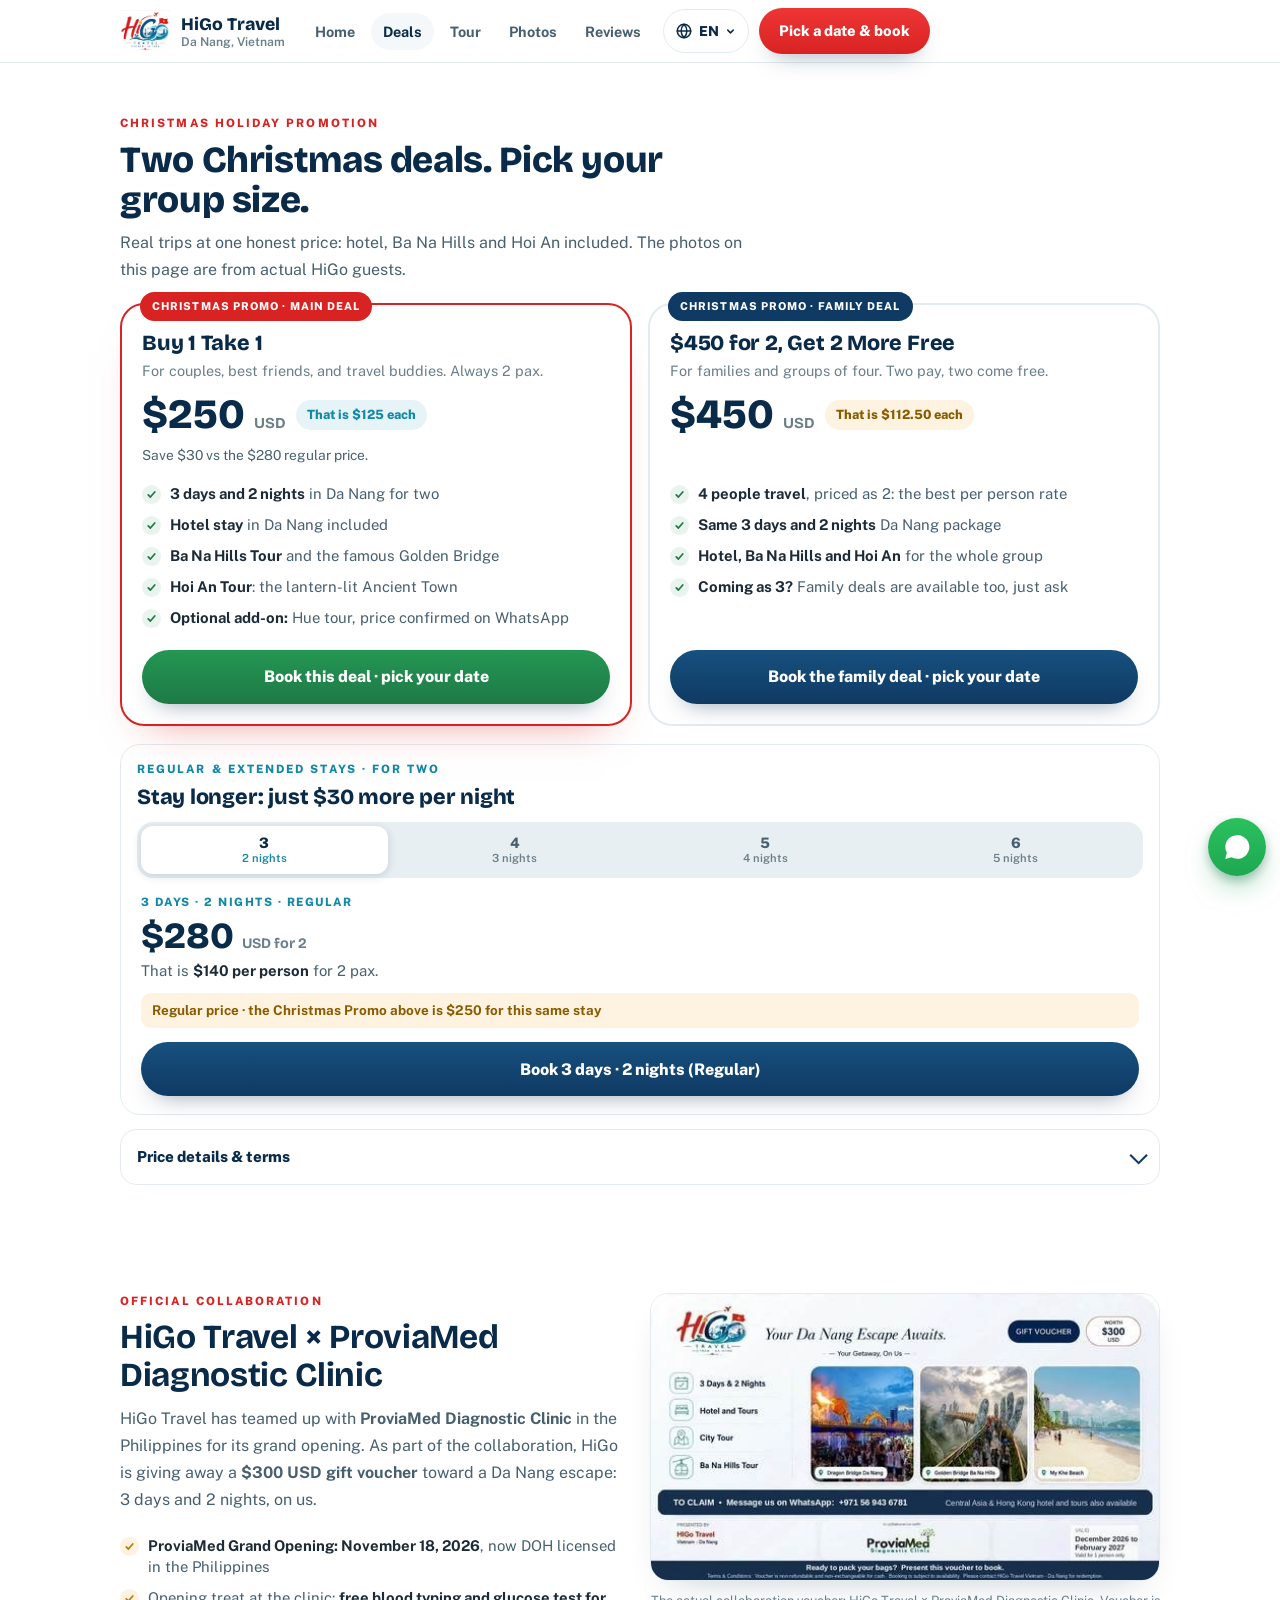
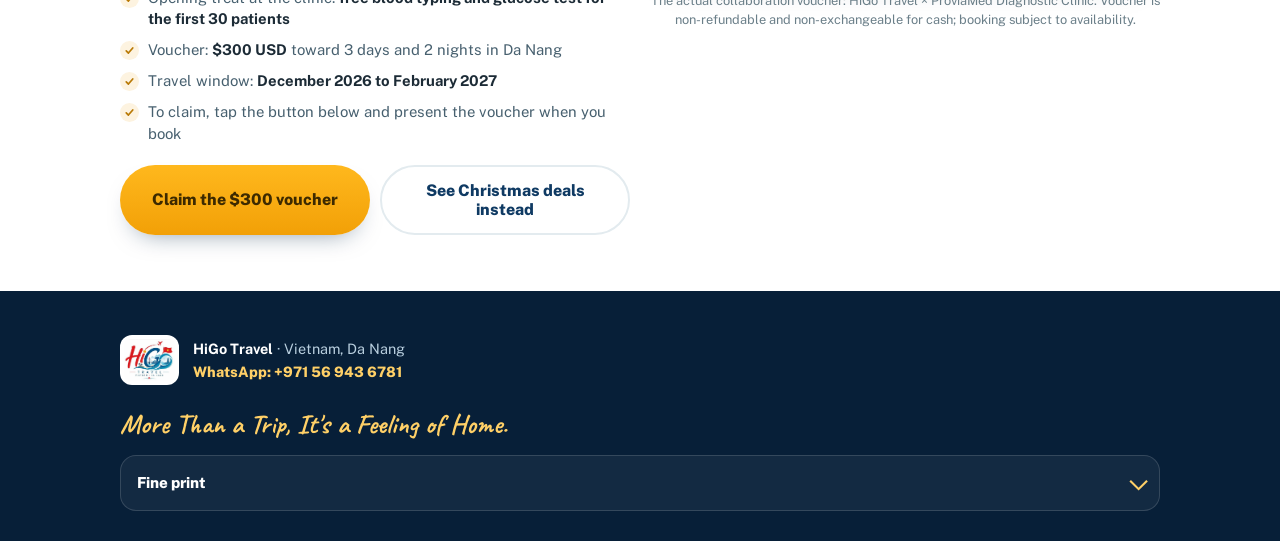
<file: deals.html>
<!doctype html>
<html lang="en">
  <head>

    <meta charset="utf-8" />
    <meta name="viewport" content="width=device-width, initial-scale=1, viewport-fit=cover" />
    <meta name="color-scheme" content="light" />
    <meta name="theme-color" content="#0a2a49" />
    <link rel="icon" href="data:," />
    <title>Christmas Deals · HiGo Travel</title>
    <meta name="description" content="HiGo Travel, Da Nang, Vietnam. Real trips, real photos: Ba Na Hills and the Golden Bridge, Hoi An lanterns, Lady Buddha, My Khe Beach. Christmas Promo Buy 1 Take 1, $250 for 2 people, 3 days and 2 nights (regular $280). Family deal $450 for 4. Book on WhatsApp." />
    <link rel="preconnect" href="https://fonts.googleapis.com" />
    <link rel="preconnect" href="https://fonts.gstatic.com" crossorigin />
    <link href="https://fonts.googleapis.com/css2?family=Bricolage+Grotesque:opsz,wght@12..96,500;12..96,700;12..96,800&family=Public+Sans:wght@400;500;600;700;800&family=Caveat:wght@600;700&display=swap" rel="stylesheet" />
    <link rel="stylesheet" href="assets/css/style.css" />
  
  </head>
  <body data-page="deals">
<header class="appbar">
      <div class="in">
        <img class="logo" data-img="logo" width="48" height="40" alt="HiGo Travel logo" />
        <div class="brand"><strong>HiGo Travel</strong><span id="brandPlace">Da Nang, Vietnam</span></div>
        <nav class="toplinks" aria-label="Pages">
          <button type="button" data-goto="home">Home</button>
          <button type="button" data-goto="deals">Deals</button>
          <button type="button" data-goto="tour">Tour</button>
          <button type="button" data-goto="gallery">Photos</button>
          <button type="button" data-goto="reviews">Reviews</button>
        </nav>
        <div class="lang" id="langWrap">
          <button class="lang-btn" id="langBtn" type="button" aria-haspopup="listbox" aria-expanded="false" aria-controls="langMenu" aria-label="Language">
            <svg width="18" height="18" viewBox="0 0 24 24" fill="none" stroke="currentColor" stroke-width="2" stroke-linecap="round" stroke-linejoin="round" aria-hidden="true"><circle cx="12" cy="12" r="9"/><path d="M3 12h18M12 3c2.6 2.7 3.9 5.7 3.9 9s-1.3 6.3-3.9 9c-2.6-2.7-3.9-5.7-3.9-9S9.4 5.7 12 3z"/></svg>
            <span id="langCode">EN</span>
            <svg class="chev" width="11" height="11" viewBox="0 0 24 24" fill="none" stroke="currentColor" stroke-width="3.2" stroke-linecap="round" stroke-linejoin="round" aria-hidden="true"><path d="m6 9 6 6 6-6"/></svg>
          </button>
          <div class="lang-menu" id="langMenu" role="listbox" aria-label="Language" hidden>
            <button type="button" role="option" data-lang="en" aria-selected="true"><svg class="tick" viewBox="0 0 24 24" fill="none" stroke="currentColor" stroke-width="3.2" stroke-linecap="round" stroke-linejoin="round" aria-hidden="true"><path d="M4.5 12.5 10 18 19.5 6.5"/></svg>EN · English</button>
            <button type="button" role="option" data-lang="tl" aria-selected="false"><svg class="tick" viewBox="0 0 24 24" fill="none" stroke="currentColor" stroke-width="3.2" stroke-linecap="round" stroke-linejoin="round" aria-hidden="true"><path d="M4.5 12.5 10 18 19.5 6.5"/></svg>TL · Tagalog</button>
            <button type="button" role="option" data-lang="es" aria-selected="false"><svg class="tick" viewBox="0 0 24 24" fill="none" stroke="currentColor" stroke-width="3.2" stroke-linecap="round" stroke-linejoin="round" aria-hidden="true"><path d="M4.5 12.5 10 18 19.5 6.5"/></svg>ES · Español</button>
            <button type="button" role="option" data-lang="vi" aria-selected="false"><svg class="tick" viewBox="0 0 24 24" fill="none" stroke="currentColor" stroke-width="3.2" stroke-linecap="round" stroke-linejoin="round" aria-hidden="true"><path d="M4.5 12.5 10 18 19.5 6.5"/></svg>VI · Tiếng Việt</button>
            <button type="button" role="option" data-lang="zh" aria-selected="false"><svg class="tick" viewBox="0 0 24 24" fill="none" stroke="currentColor" stroke-width="3.2" stroke-linecap="round" stroke-linejoin="round" aria-hidden="true"><path d="M4.5 12.5 10 18 19.5 6.5"/></svg>中文 · Chinese</button>
            <button type="button" role="option" data-lang="ko" aria-selected="false"><svg class="tick" viewBox="0 0 24 24" fill="none" stroke="currentColor" stroke-width="3.2" stroke-linecap="round" stroke-linejoin="round" aria-hidden="true"><path d="M4.5 12.5 10 18 19.5 6.5"/></svg>한국어 · Korean</button>
          </div>
        </div>
        <button class="btn btn-red topbook" type="button" data-goto="book" data-i18n="heroCta">Pick a date &amp; book</button>
      </div>
    </header>
    <main>
<section class="band" id="deals" data-page="deals" aria-label="Deals">
        <div class="wrap">
          <div class="sec-head rv">
            <p class="kicker" data-i18n="dealKicker">Christmas Holiday Promotion</p>
            <h2 data-i18n="dealTitle">Two Christmas deals. Pick your group size.</h2>
            <p class="lead">Real trips at one honest price: hotel, Ba Na Hills and Hoi An included. The photos on this page are from actual HiGo guests.</p>
          </div>
          <div class="deals-grid">
            <article class="deal hot rv">
              <span class="tag" data-i18n="tagMain">Christmas Promo · Main Deal</span>
              <h3 data-i18n="dealB1Title">Buy 1 Take 1</h3>
              <p class="for" data-i18n="dealB1For">For couples, best friends, and travel buddies. Always 2 pax.</p>
              <div class="price-row"><div class="price">$250 <small>USD</small></div><span class="per" data-i18n="per125">That is $125 each</span></div>
              <p class="save" data-i18n="save30">Save $30 vs the $280 regular price.</p>
              <ul class="ticks">
                <li><strong>3 days and 2 nights</strong> in Da Nang for two</li>
                <li><strong>Hotel stay</strong> in Da Nang included</li>
                <li><strong>Ba Na Hills Tour</strong> and the famous Golden Bridge</li>
                <li><strong>Hoi An Tour</strong>: the lantern-lit Ancient Town</li>
                <li><strong>Optional add-on:</strong> Hue tour, price confirmed on WhatsApp</li>
              </ul>
              <button class="btn btn-wa" type="button" data-book-deal="b1t1" data-i18n="btnBookDeal">Book this deal · pick your date</button>
            </article>
            <article class="deal rv rv-d1">
              <span class="tag navy" data-i18n="tagFamily">Christmas Promo · Family Deal</span>
              <h3 data-i18n="dealFamTitle">$450 for 2, Get 2 More Free</h3>
              <p class="for" data-i18n="dealFamFor">For families and groups of four. Two pay, two come free.</p>
              <div class="price-row"><div class="price">$450 <small>USD</small></div><span class="per gold" data-i18n="per112">That is $112.50 each</span></div>
              <p class="save">&nbsp;</p>
              <ul class="ticks">
                <li><strong>4 people travel</strong>, priced as 2: the best per person rate</li>
                <li><strong>Same 3 days and 2 nights</strong> Da Nang package</li>
                <li><strong>Hotel, Ba Na Hills and Hoi An</strong> for the whole group</li>
                <li><strong>Coming as 3?</strong> Family deals are available too, just ask</li>
              </ul>
              <button class="btn btn-navy" type="button" data-book-deal="family" data-i18n="btnBookFamily">Book the family deal · pick your date</button>
            </article>
          </div>

          <div class="card stay rv">
            <div class="sec-head" style="margin-bottom:12px">
              <p class="kicker teal" data-i18n="extKicker">Regular &amp; Extended Stays · For Two</p>
              <h2 style="font-size:1.35rem" data-i18n="extTitle">Stay longer: just $30 more per night</h2>
            </div>
            <div class="seg" role="group" id="staySeg" aria-label="Length of stay"></div>
            <div class="stay-out" id="stayOut" aria-live="polite">
              <p class="ext-days" id="stDays"></p>
              <div class="ext-total" id="stTotal"></div>
              <p class="ext-per" id="stPer"></p>
              <p class="ext-extra" id="stExtra"></p>
              <button class="btn btn-navy block" type="button" id="stBook"></button>
            </div>
          </div>

          <details class="fold rv">
            <summary data-i18n="priceDetails">Price details &amp; terms</summary>
            <div class="body">
              <p>One main deal for couples and pairs, one family deal for groups of four. Both are the full package: 3 days, 2 nights, hotel, Ba Na Hills and Hoi An included, at Christmas Promo prices. The Hue tour is an optional add-on, and custom itineraries are available at an additional cost.</p>
              <p><strong>$280 for 2 is the Regular price</strong> for 3 days and 2 nights. The <strong>$250 Buy 1 Take 1 is the Christmas Promo</strong> for that exact same stay, so it is $30 off, not a duplicate or a mistake. Longer stays build on the Regular price: every extra night adds just <strong>$30 total</strong>, that is $15 more per person. All stay prices are for <strong>2 people</strong>.</p>
              <p>Prices in USD. Booking is subject to availability, and final details are confirmed with HiGo Travel on WhatsApp before you pay anything. Coming with a different group size? Send the booking anyway and HiGo Travel will price it for your group.</p>
            </div>
          </details>
        </div>
      </section>
<section class="band" id="partner" data-page="deals" aria-label="ProviaMed partner">
        <div class="wrap">
          <div class="partner-grid">
            <div class="rv">
              <p class="kicker">Official Collaboration</p>
              <h2 style="font-size:clamp(1.55rem,5vw,2.1rem);line-height:1.12;margin-bottom:12px">HiGo Travel × ProviaMed Diagnostic Clinic</h2>
              <p style="color:var(--ink-soft);line-height:1.68">HiGo Travel has teamed up with <strong>ProviaMed Diagnostic Clinic</strong> in the Philippines for its grand opening. As part of the collaboration, HiGo is giving away a <strong>$300 USD gift voucher</strong> toward a Da Nang escape: 3 days and 2 nights, on us.</p>
              <ul class="ticks gold" style="margin-top:16px">
                <li><strong>ProviaMed Grand Opening: November 18, 2026</strong>, now DOH licensed in the Philippines</li>
                <li>Opening treat at the clinic: <strong>free blood typing and glucose test for the first 30 patients</strong></li>
                <li>Voucher: <strong>$300 USD</strong> toward 3 days and 2 nights in Da Nang</li>
                <li>Travel window: <strong>December 2026 to February 2027</strong></li>
                <li>To claim, tap the button below and present the voucher when you book</li>
              </ul>
              <div class="btn-col">
                <button class="btn btn-gold" type="button" data-book-deal="voucher">Claim the $300 voucher</button>
                <button class="btn btn-ghost" type="button" data-goto="deals">See Christmas deals instead</button>
              </div>
            </div>
            <div class="rv rv-d1">
              <img class="voucher-img" data-img="voucher" width="1100" height="618" alt="The HiGo Travel and ProviaMed gift voucher, worth $300 USD, showing Dragon Bridge, the Golden Bridge and My Khe Beach in Da Nang" style="margin-top:0" />
              <p class="voucher-cap">The actual collaboration voucher: HiGo Travel × ProviaMed Diagnostic Clinic. Voucher is non-refundable and non-exchangeable for cash; booking subject to availability.</p>
            </div>
          </div>
        </div>
      </section>
    </main>
<footer>
      <div class="wrap">
        <div class="row">
          <img data-img="logo" width="58" height="48" alt="HiGo Travel logo" />
          <p class="t"><strong>HiGo Travel</strong> · Vietnam, Da Nang<br /><a href="https://wa.me/971569436781" target="_blank" rel="noopener">WhatsApp: +971 56 943 6781</a></p>
        </div>
        <p class="foot-slogan">More Than a Trip, It's a Feeling of Home.</p>
        <details class="fold" style="margin-top:14px">
          <summary data-i18n="contactTitle">Fine print</summary>
          <div class="body fine">
            <p>Prices are in USD. Christmas Promo prices: Buy 1 Take 1 at $250 for 2 pax (3 days, 2 nights) and the family deal at $450 for 4 pax. The regular price for the same 3 days and 2 nights is $280 for 2 pax. Regular and extended stays for 2 pax build on that regular price: $280 for 3 days and 2 nights, $310 for 4 days and 3 nights, $340 for 5 days and 4 nights, and $370 for 6 days and 5 nights, at +$30 per extra night over the regular stay. The main tour includes Ba Na Hills and Hoi An. The Hue tour is optional, and custom itineraries are available at an additional cost. All bookings are subject to availability and confirmed directly with HiGo Travel on WhatsApp. The ProviaMed gift voucher is worth $300 USD, valid for travel December 2026 to February 2027, non-refundable and non-exchangeable for cash. Trip photos on this page were shared by HiGo Travel guests from real trips in Da Nang and Hoi An.</p>
          </div>
        </details>
      </div>
    </footer>
<a class="wa-float" id="wa-float" href="https://wa.me/971569436781?text=Hi%20HiGo%20Travel!%20I%20want%20to%20ask%20about%20a%20trip." target="_blank" rel="noopener" aria-label="Chat with HiGo Travel on WhatsApp. Drag to move this button." title="WhatsApp HiGo Travel · drag to move">
      <svg width="30" height="30" viewBox="0 0 24 24" fill="currentColor" aria-hidden="true"><path d="M12 2.5A9.4 9.4 0 0 0 3.9 16.6L2.6 21.5l5-1.3A9.5 9.5 0 1 0 12 2.5zm4.2 11.4c-.2-.1-1.4-.7-1.6-.7-.2-.1-.4-.1-.6.1l-.8 1c-.1.2-.3.2-.5.1a6.3 6.3 0 0 1-3.1-2.7c-.2-.4.2-.4.6-1.2a.5.5 0 0 0 0-.5c-.1-.1-.6-1.4-.8-1.9-.2-.5-.4-.4-.6-.4h-.5a1 1 0 0 0-.7.3 2.8 2.8 0 0 0-.9 2.1 5 5 0 0 0 1 2.7 11.6 11.6 0 0 0 4.5 4 15 15 0 0 0 1.5.5 3.6 3.6 0 0 0 1.7.1 2.7 2.7 0 0 0 1.8-1.3 2.3 2.3 0 0 0 .2-1.3c-.1-.1-.2-.2-.5-.3z"/></svg>
    </a>
<nav class="nav" aria-label="Pages">
      <button type="button" data-tab="home"><svg viewBox="0 0 24 24" fill="none" stroke="currentColor" stroke-width="2" stroke-linecap="round" stroke-linejoin="round" aria-hidden="true"><path d="m3 10.5 9-7 9 7"/><path d="M5 9.5V21h14V9.5"/><path d="M9.5 21v-6h5v6"/></svg><span data-i18n="tabHome">Home</span></button>
      <button type="button" data-tab="deals"><svg viewBox="0 0 24 24" fill="none" stroke="currentColor" stroke-width="2" stroke-linecap="round" stroke-linejoin="round" aria-hidden="true"><path d="M20.6 13.4 13.4 20.6a2 2 0 0 1-2.8 0L3 13V3h10l7.6 7.6a2 2 0 0 1 0 2.8z"/><circle cx="7.5" cy="7.5" r="1.3" fill="currentColor" stroke="none"/></svg><span data-i18n="tabDeals">Deals</span></button>
      <button type="button" data-tab="tour"><svg viewBox="0 0 24 24" fill="none" stroke="currentColor" stroke-width="2" stroke-linecap="round" stroke-linejoin="round" aria-hidden="true"><circle cx="12" cy="12" r="9"/><path d="m15.5 8.5-2 5-5 2 2-5z"/></svg><span data-i18n="tabTour">Tour</span></button>
      <button type="button" data-tab="gallery"><svg viewBox="0 0 24 24" fill="none" stroke="currentColor" stroke-width="2" stroke-linecap="round" stroke-linejoin="round" aria-hidden="true"><rect x="3" y="5" width="18" height="14" rx="2.5"/><circle cx="9" cy="10" r="1.6"/><path d="m4.5 17.5 4.5-4 3.5 3 3-2.5 4 3.5"/></svg><span data-i18n="tabGallery">Photos</span></button>
      <button type="button" data-tab="reviews"><svg viewBox="0 0 24 24" fill="none" stroke="currentColor" stroke-width="2" stroke-linecap="round" stroke-linejoin="round" aria-hidden="true"><path d="m12 3.5 2.6 5.3 5.9.9-4.3 4.1 1 5.8-5.2-2.7-5.2 2.7 1-5.8L3.5 9.7l5.9-.9z"/></svg><span data-i18n="tabReviews">Reviews</span></button>
      <button type="button" data-tab="book" class="book"><span class="ico"><svg width="26" height="26" viewBox="0 0 24 24" fill="none" stroke="currentColor" stroke-width="2.2" stroke-linecap="round" stroke-linejoin="round" aria-hidden="true"><rect x="3" y="5" width="18" height="16" rx="2.4"/><path d="M8 3v4M16 3v4M3 10h18"/><path d="m9 15.5 2.2 2.2 4-4.2"/></svg></span><span data-i18n="tabBook">Book</span></button>
    </nav>
    <script>window.HIGO_PAGE = 'deals';</script>
    <script src="assets/js/site.js"></script>
    <script src="assets/js/ui.js"></script>
  </body>
</html>
</file>
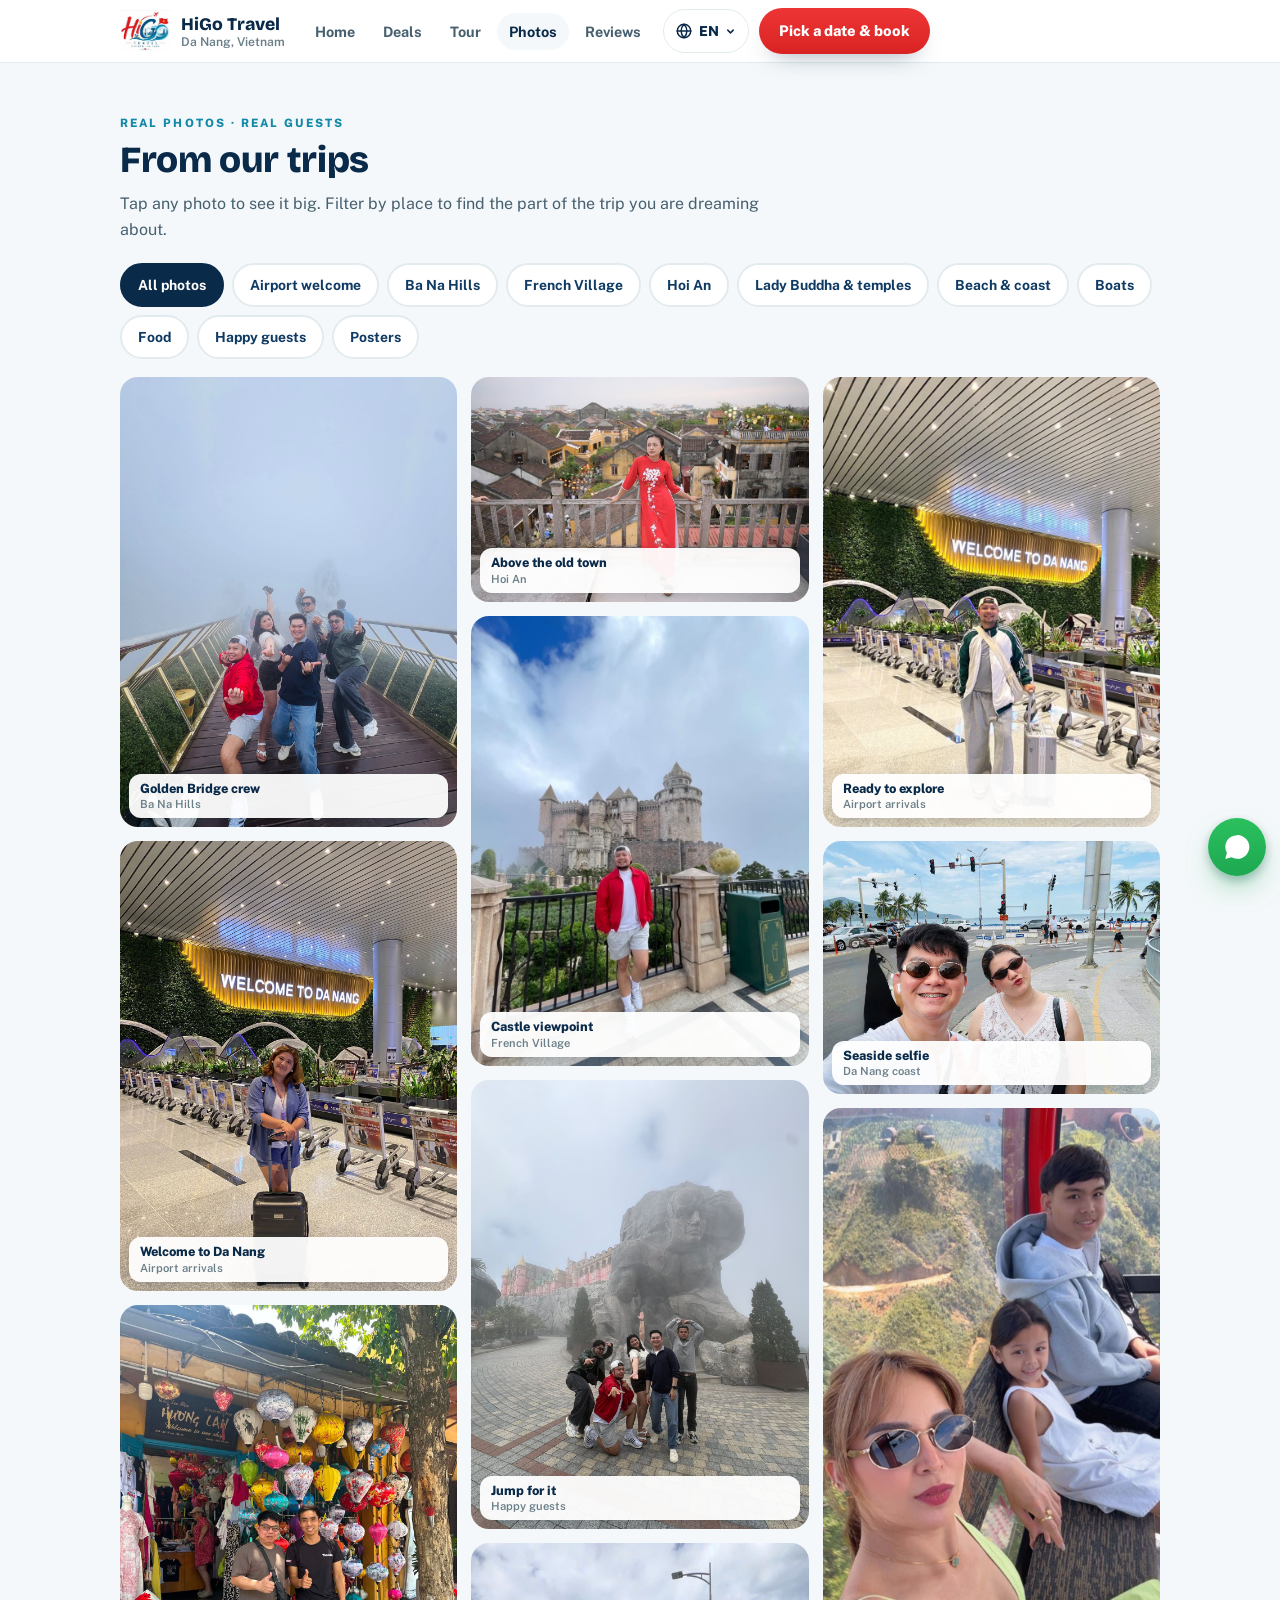
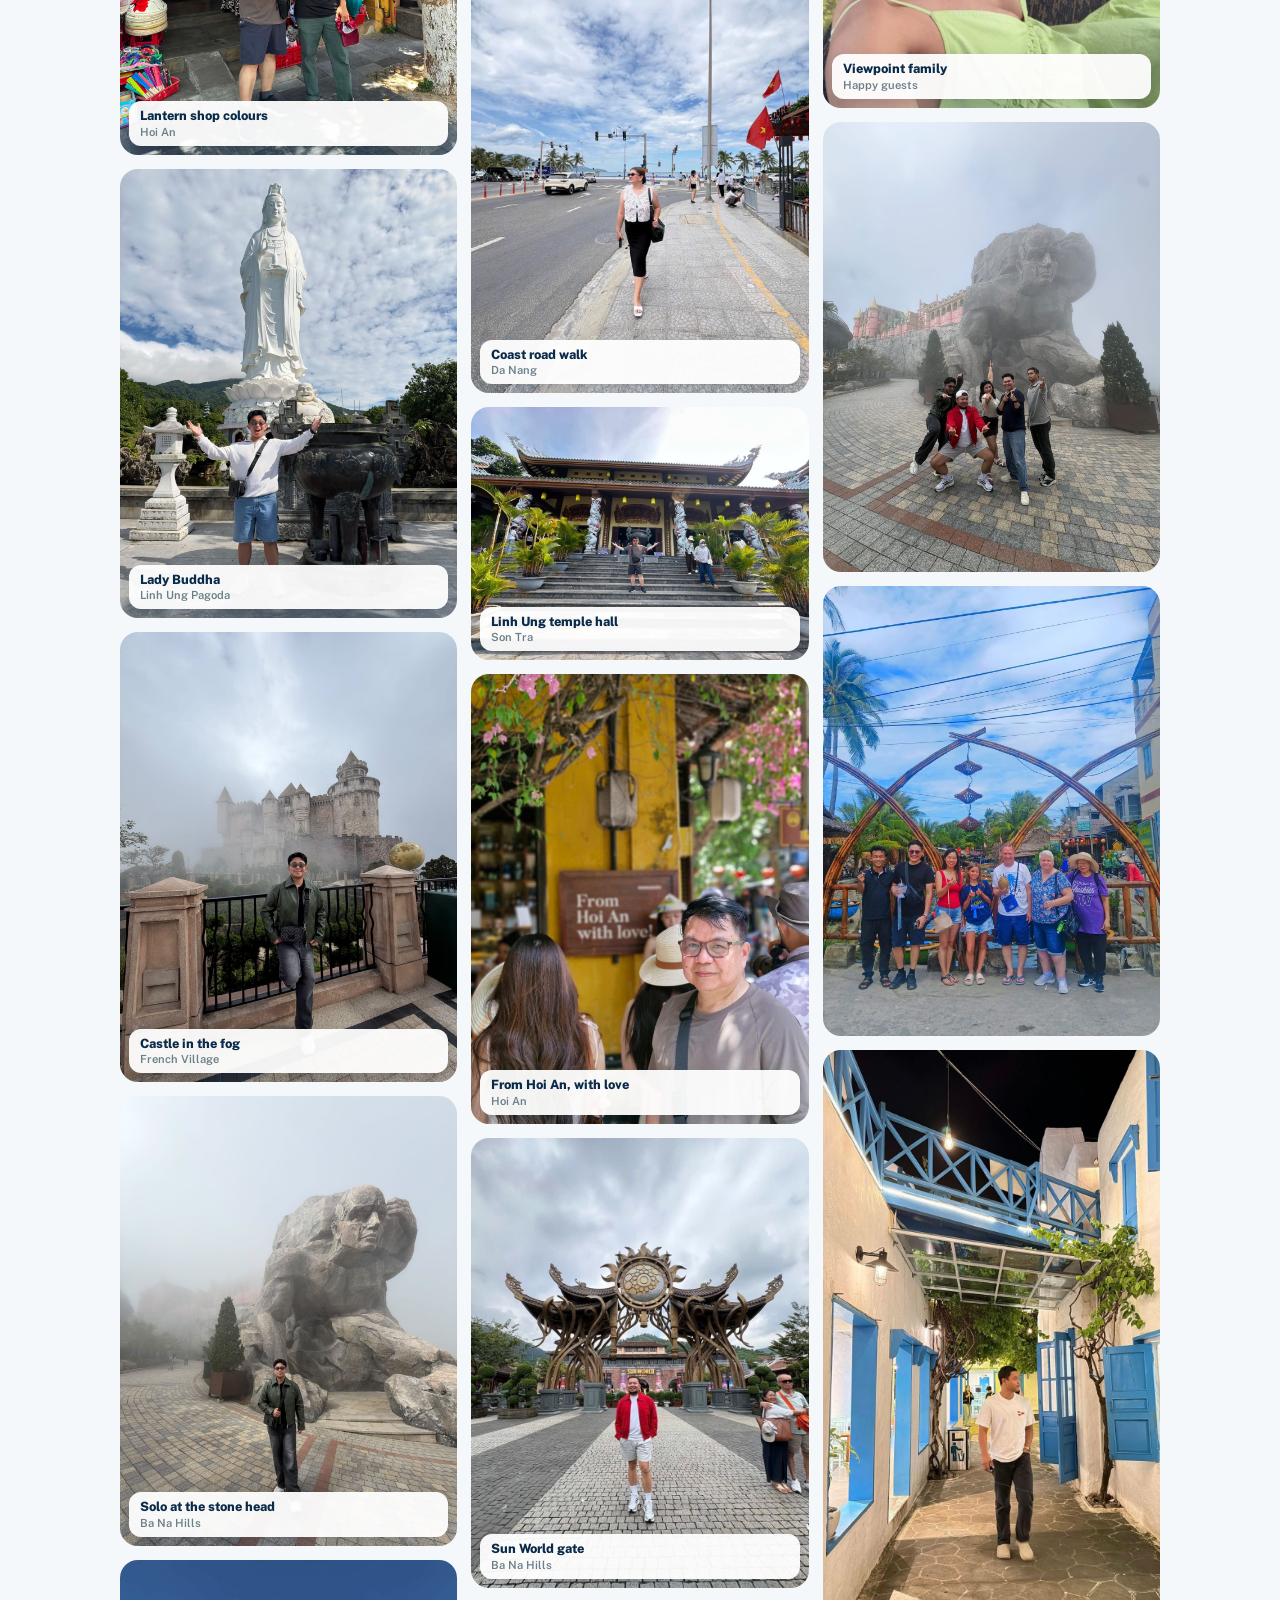
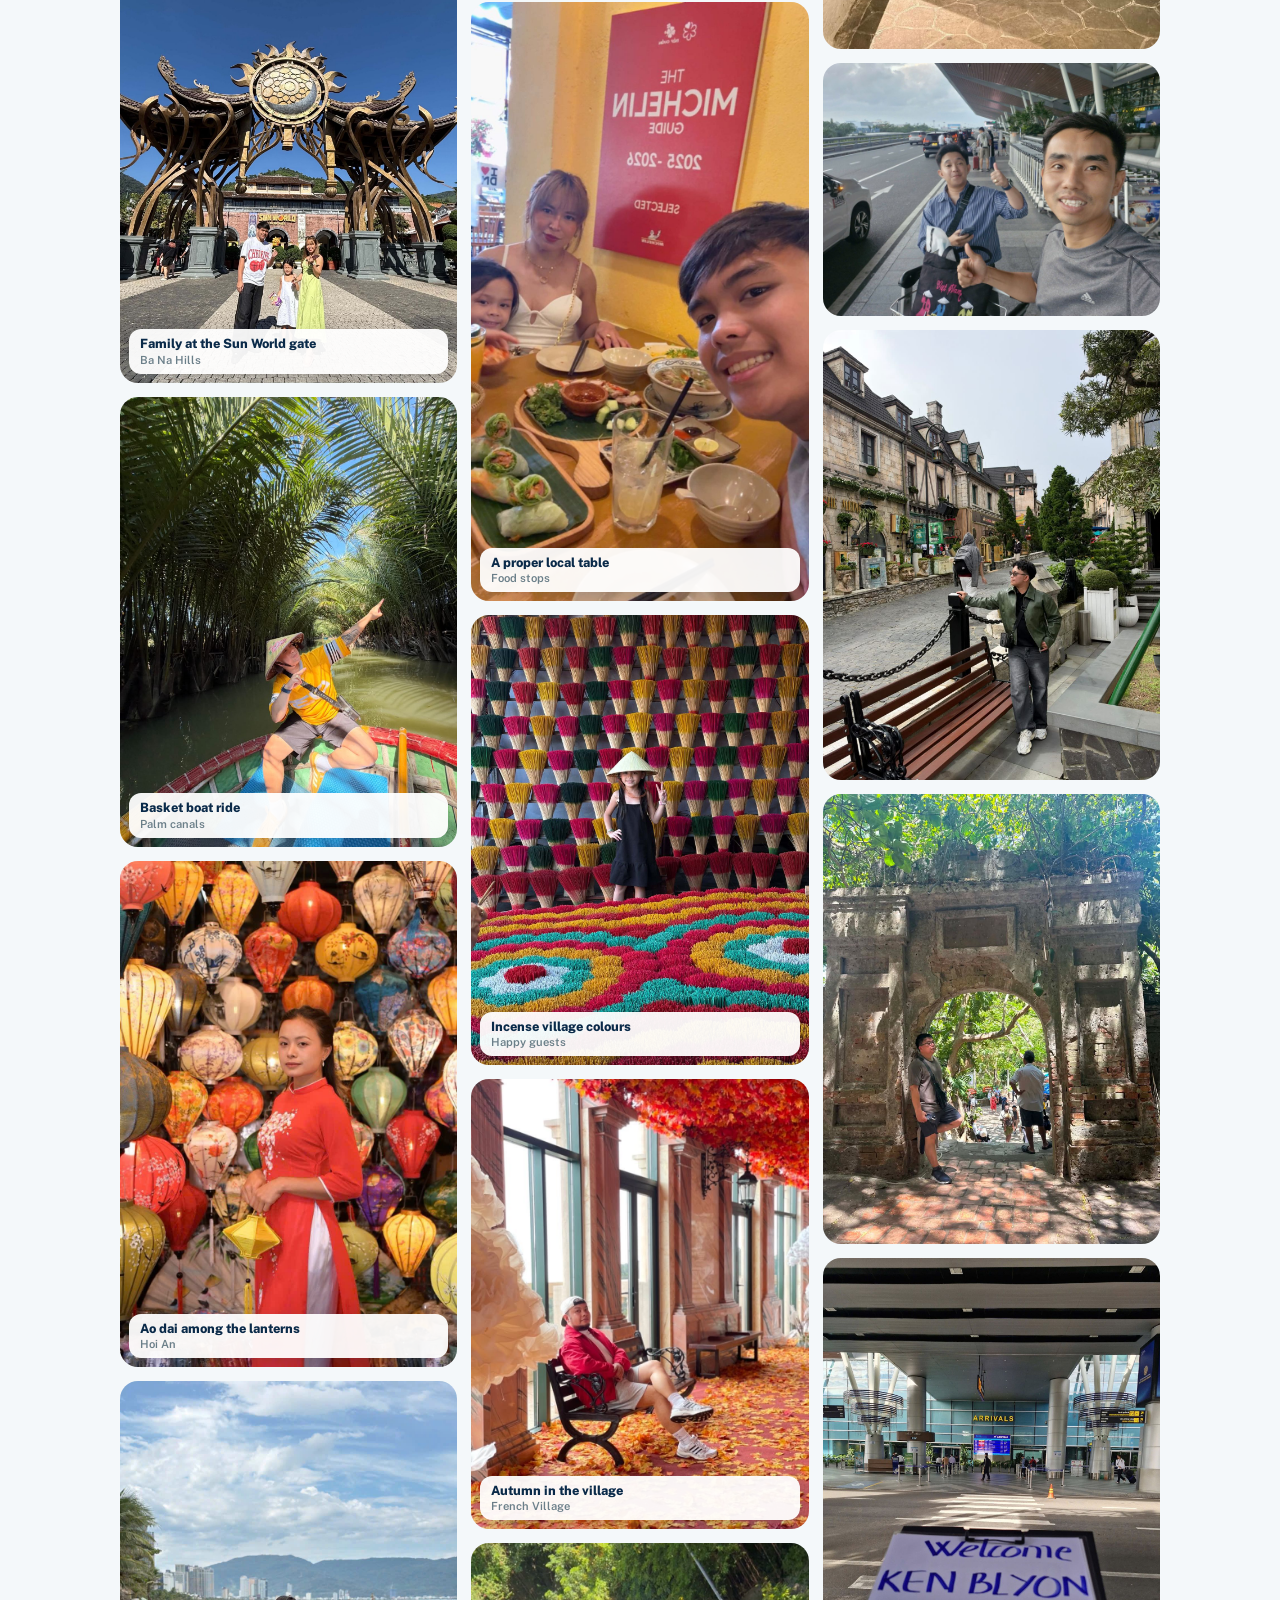
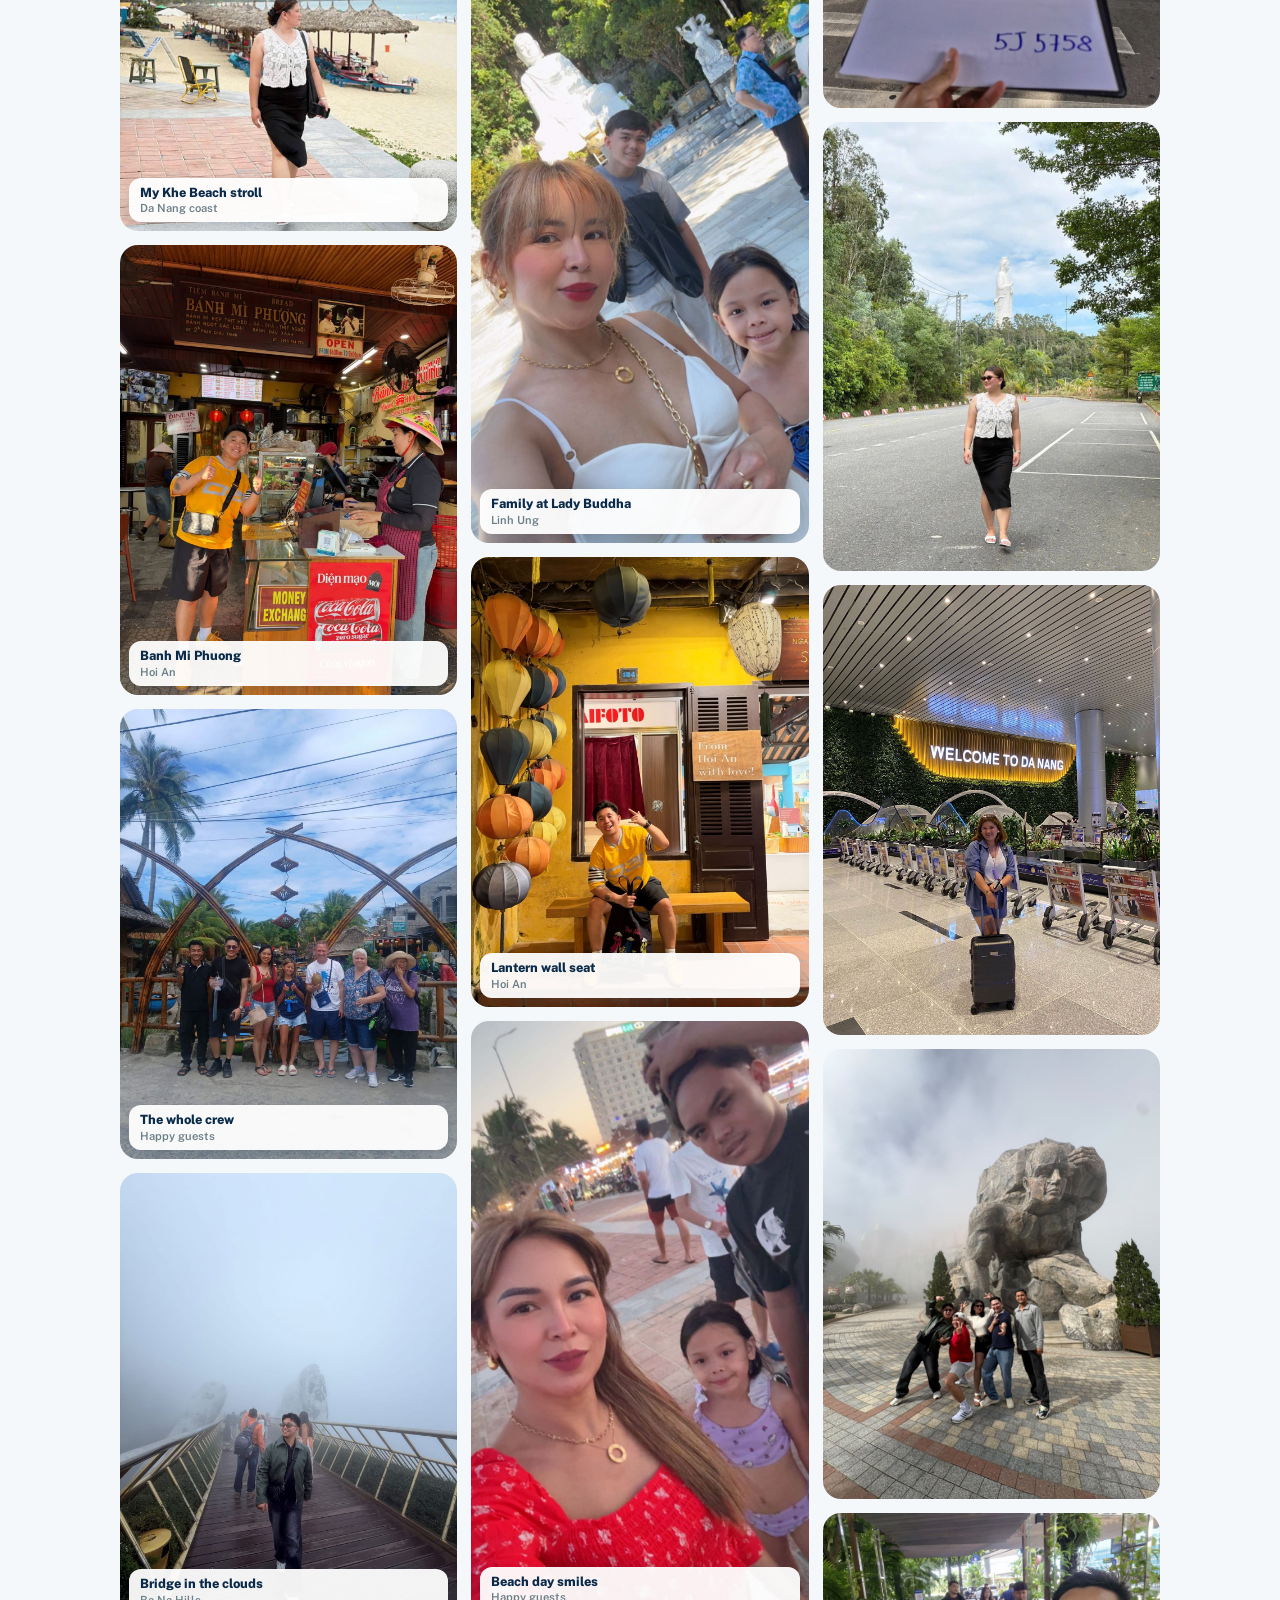
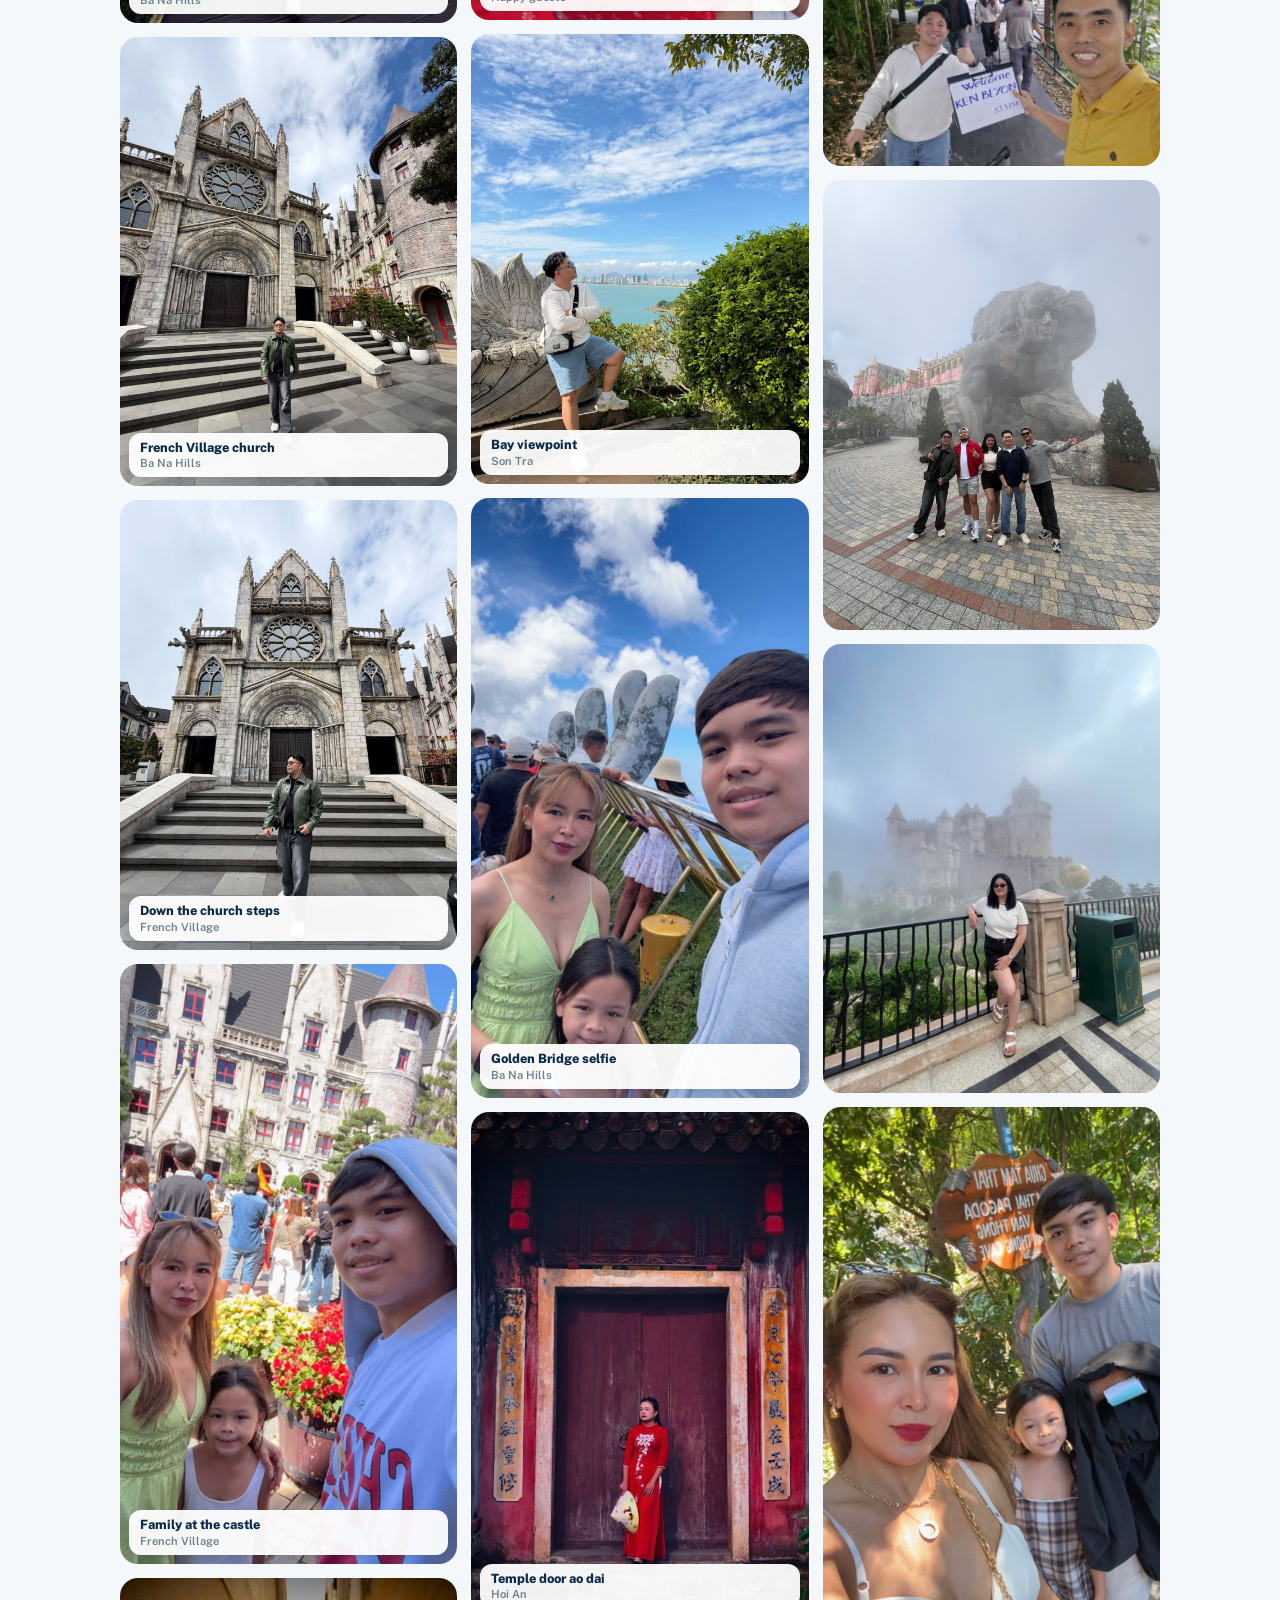
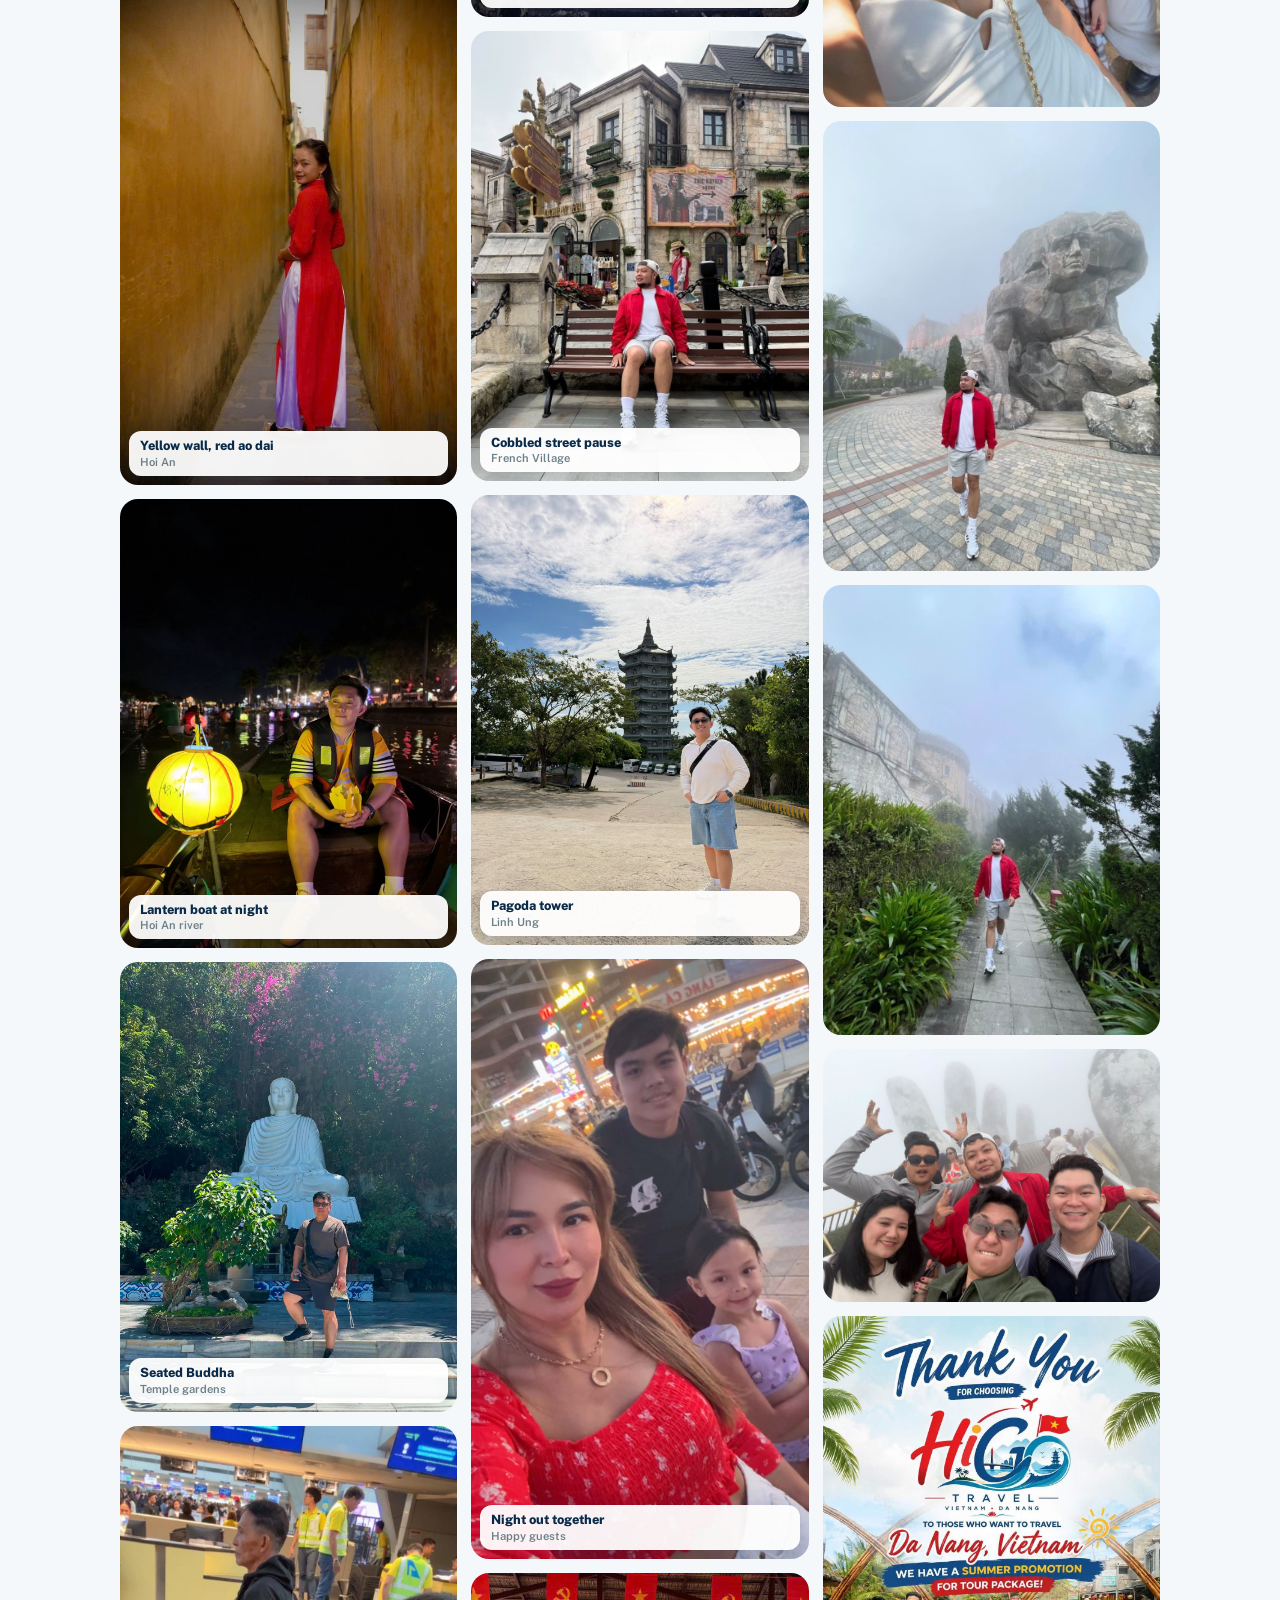
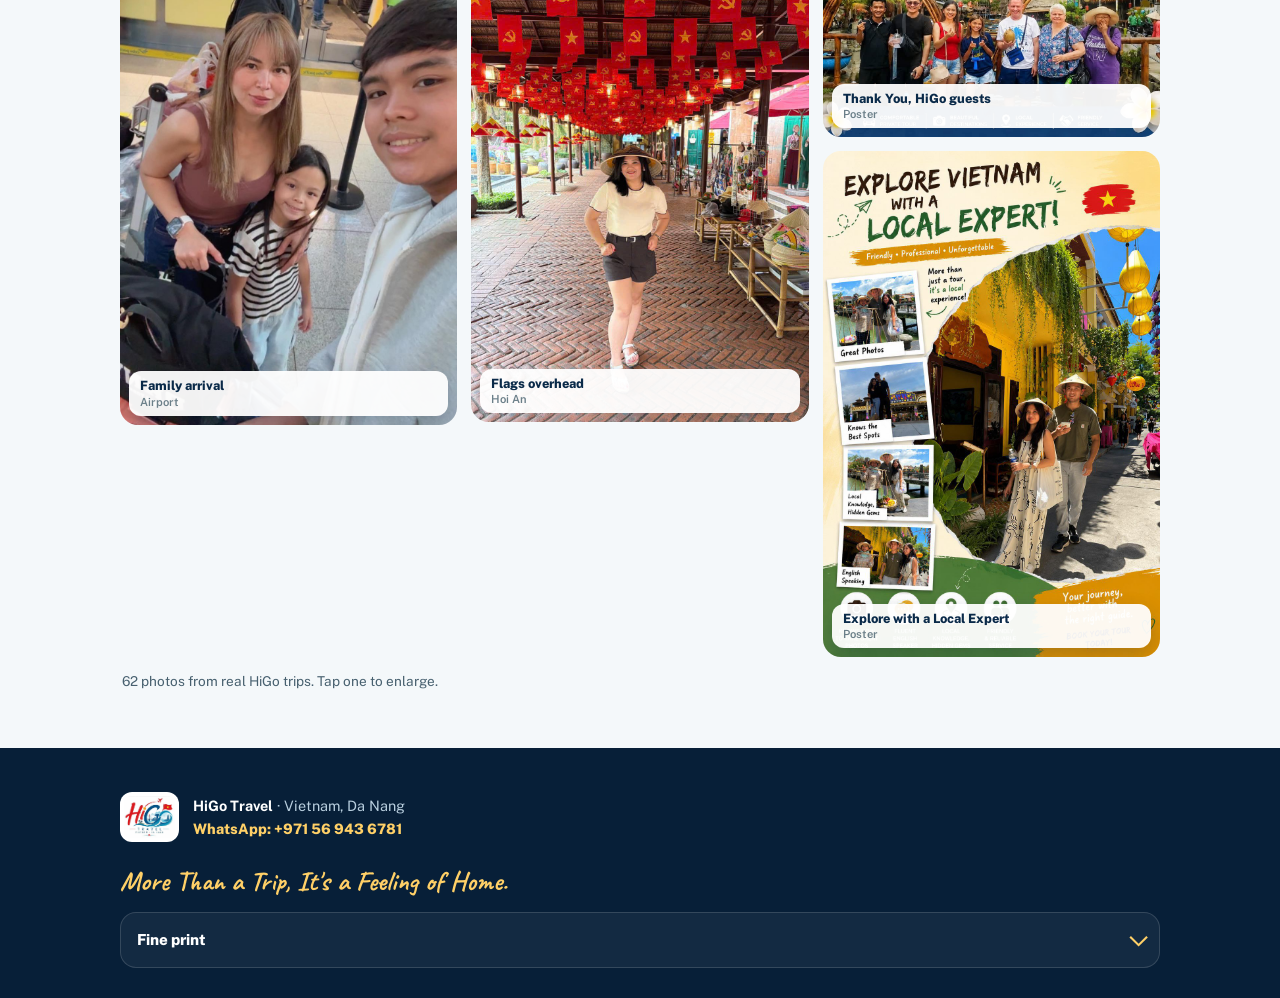
<file: gallery.html>
<!doctype html>
<html lang="en">
  <head>

    <meta charset="utf-8" />
    <meta name="viewport" content="width=device-width, initial-scale=1, viewport-fit=cover" />
    <meta name="color-scheme" content="light" />
    <meta name="theme-color" content="#0a2a49" />
    <link rel="icon" href="data:," />
    <title>Real Photos · HiGo Travel</title>
    <meta name="description" content="HiGo Travel, Da Nang, Vietnam. Real trips, real photos: Ba Na Hills and the Golden Bridge, Hoi An lanterns, Lady Buddha, My Khe Beach. Christmas Promo Buy 1 Take 1, $250 for 2 people, 3 days and 2 nights (regular $280). Family deal $450 for 4. Book on WhatsApp." />
    <link rel="preconnect" href="https://fonts.googleapis.com" />
    <link rel="preconnect" href="https://fonts.gstatic.com" crossorigin />
    <link href="https://fonts.googleapis.com/css2?family=Bricolage+Grotesque:opsz,wght@12..96,500;12..96,700;12..96,800&family=Public+Sans:wght@400;500;600;700;800&family=Caveat:wght@600;700&display=swap" rel="stylesheet" />
    <link rel="stylesheet" href="assets/css/style.css" />
  
  </head>
  <body data-page="gallery">
<header class="appbar">
      <div class="in">
        <img class="logo" data-img="logo" width="48" height="40" alt="HiGo Travel logo" />
        <div class="brand"><strong>HiGo Travel</strong><span id="brandPlace">Da Nang, Vietnam</span></div>
        <nav class="toplinks" aria-label="Pages">
          <button type="button" data-goto="home">Home</button>
          <button type="button" data-goto="deals">Deals</button>
          <button type="button" data-goto="tour">Tour</button>
          <button type="button" data-goto="gallery">Photos</button>
          <button type="button" data-goto="reviews">Reviews</button>
        </nav>
        <div class="lang" id="langWrap">
          <button class="lang-btn" id="langBtn" type="button" aria-haspopup="listbox" aria-expanded="false" aria-controls="langMenu" aria-label="Language">
            <svg width="18" height="18" viewBox="0 0 24 24" fill="none" stroke="currentColor" stroke-width="2" stroke-linecap="round" stroke-linejoin="round" aria-hidden="true"><circle cx="12" cy="12" r="9"/><path d="M3 12h18M12 3c2.6 2.7 3.9 5.7 3.9 9s-1.3 6.3-3.9 9c-2.6-2.7-3.9-5.7-3.9-9S9.4 5.7 12 3z"/></svg>
            <span id="langCode">EN</span>
            <svg class="chev" width="11" height="11" viewBox="0 0 24 24" fill="none" stroke="currentColor" stroke-width="3.2" stroke-linecap="round" stroke-linejoin="round" aria-hidden="true"><path d="m6 9 6 6 6-6"/></svg>
          </button>
          <div class="lang-menu" id="langMenu" role="listbox" aria-label="Language" hidden>
            <button type="button" role="option" data-lang="en" aria-selected="true"><svg class="tick" viewBox="0 0 24 24" fill="none" stroke="currentColor" stroke-width="3.2" stroke-linecap="round" stroke-linejoin="round" aria-hidden="true"><path d="M4.5 12.5 10 18 19.5 6.5"/></svg>EN · English</button>
            <button type="button" role="option" data-lang="tl" aria-selected="false"><svg class="tick" viewBox="0 0 24 24" fill="none" stroke="currentColor" stroke-width="3.2" stroke-linecap="round" stroke-linejoin="round" aria-hidden="true"><path d="M4.5 12.5 10 18 19.5 6.5"/></svg>TL · Tagalog</button>
            <button type="button" role="option" data-lang="es" aria-selected="false"><svg class="tick" viewBox="0 0 24 24" fill="none" stroke="currentColor" stroke-width="3.2" stroke-linecap="round" stroke-linejoin="round" aria-hidden="true"><path d="M4.5 12.5 10 18 19.5 6.5"/></svg>ES · Español</button>
            <button type="button" role="option" data-lang="vi" aria-selected="false"><svg class="tick" viewBox="0 0 24 24" fill="none" stroke="currentColor" stroke-width="3.2" stroke-linecap="round" stroke-linejoin="round" aria-hidden="true"><path d="M4.5 12.5 10 18 19.5 6.5"/></svg>VI · Tiếng Việt</button>
            <button type="button" role="option" data-lang="zh" aria-selected="false"><svg class="tick" viewBox="0 0 24 24" fill="none" stroke="currentColor" stroke-width="3.2" stroke-linecap="round" stroke-linejoin="round" aria-hidden="true"><path d="M4.5 12.5 10 18 19.5 6.5"/></svg>中文 · Chinese</button>
            <button type="button" role="option" data-lang="ko" aria-selected="false"><svg class="tick" viewBox="0 0 24 24" fill="none" stroke="currentColor" stroke-width="3.2" stroke-linecap="round" stroke-linejoin="round" aria-hidden="true"><path d="M4.5 12.5 10 18 19.5 6.5"/></svg>한국어 · Korean</button>
          </div>
        </div>
        <button class="btn btn-red topbook" type="button" data-goto="book" data-i18n="heroCta">Pick a date &amp; book</button>
      </div>
    </header>
    <main>
<section class="band band-wash" id="gallery" data-page="gallery" aria-label="Real trip photos">
        <div class="wrap">
          <div class="sec-head rv">
            <p class="kicker teal">Real Photos · Real Guests</p>
            <h2>From our trips</h2>
            <p class="lead">Tap any photo to see it big. Filter by place to find the part of the trip you are dreaming about.</p>
          </div>
          <div class="gchips rv" role="group" aria-label="Filter photos by place" id="gchips">
            <button class="gchip" type="button" data-filter="all" aria-pressed="true">All photos</button>
            <button class="gchip" type="button" data-filter="airport" aria-pressed="false">Airport welcome</button>
            <button class="gchip" type="button" data-filter="bana" aria-pressed="false">Ba Na Hills</button>
            <button class="gchip" type="button" data-filter="french" aria-pressed="false">French Village</button>
            <button class="gchip" type="button" data-filter="hoian" aria-pressed="false">Hoi An</button>
            <button class="gchip" type="button" data-filter="temples" aria-pressed="false">Lady Buddha &amp; temples</button>
            <button class="gchip" type="button" data-filter="beach" aria-pressed="false">Beach &amp; coast</button>
            <button class="gchip" type="button" data-filter="boats" aria-pressed="false">Boats</button>
            <button class="gchip" type="button" data-filter="food" aria-pressed="false">Food</button>
            <button class="gchip" type="button" data-filter="guests" aria-pressed="false">Happy guests</button>
            <button class="gchip" type="button" data-filter="posters" aria-pressed="false">Posters</button>
          </div>
          <div class="grid" id="grid">
            <button class="gitem" type="button" data-cat="bana" data-cap="Golden Bridge crew" data-sub="Ba Na Hills · Golden Bridge"><img src="assets/photos/4e5222cb-923d-4e86-894b-812ccd883646.jpg" width="1200" height="1600" alt="HiGo guests jumping for a photo on the Golden Bridge" loading="lazy" /><figcaption><b>Golden Bridge crew</b><span>Ba Na Hills</span></figcaption></button>
            <button class="gitem" type="button" data-cat="airport" data-cap="Welcome to Da Nang" data-sub="Da Nang Airport · Arrivals"><img src="assets/photos/0c489f4d-bfa4-4847-be39-1b1d592f37f7.jpg" width="1200" height="1600" alt="Guest with her suitcase under the Welcome to Da Nang sign" loading="lazy" /><figcaption><b>Welcome to Da Nang</b><span>Airport arrivals</span></figcaption></button>
            <button class="gitem" type="button" data-cat="hoian" data-cap="Lantern shop colours" data-sub="Hoi An · Old Town"><img src="assets/photos/83ccefe5-2ef1-4b3b-a59e-96b54fb25670.jpg" width="1200" height="1600" alt="Two guests smiling in a colourful Hoi An lantern shop" loading="lazy" /><figcaption><b>Lantern shop colours</b><span>Hoi An</span></figcaption></button>
            <button class="gitem" type="button" data-cat="temples" data-cap="Lady Buddha" data-sub="Linh Ung Pagoda · Son Tra"><img src="assets/photos/55afed3d-5118-4df4-8bbf-b963ba5a592e.jpg" width="1200" height="1600" alt="Guest with arms wide in front of the Lady Buddha statue" loading="lazy" /><figcaption><b>Lady Buddha</b><span>Linh Ung Pagoda</span></figcaption></button>
            <button class="gitem" type="button" data-cat="french" data-cap="Castle in the fog" data-sub="Ba Na Hills · French Village"><img src="assets/photos/054d1c60-3d9c-49f7-b783-74788beed342.jpg" width="1200" height="1600" alt="Guest in front of the misty French Village castle" loading="lazy" /><figcaption><b>Castle in the fog</b><span>French Village</span></figcaption></button>
            <button class="gitem" type="button" data-cat="bana" data-cap="Solo at the stone head" data-sub="Ba Na Hills · Stone statue"><img src="assets/photos/c78eda6b-0ab7-4bba-84b2-c6be6a3d0dcb.jpg" width="1200" height="1600" alt="Guest in a green jacket in front of the giant stone head statue at Ba Na Hills" loading="lazy" /><figcaption><b>Solo at the stone head</b><span>Ba Na Hills</span></figcaption></button>
            <button class="gitem" type="button" data-cat="bana" data-cap="Family at the Sun World gate" data-sub="Ba Na Hills · Entrance"><img src="assets/photos/e5cee6d7-f5e4-457f-aa31-574dc6cdeed7.jpg" width="1276" height="1600" alt="Family posing together in front of the Sun World Ba Na Hills entrance gate" loading="lazy" /><figcaption><b>Family at the Sun World gate</b><span>Ba Na Hills</span></figcaption></button>
            <button class="gitem" type="button" data-cat="boats" data-cap="Basket boat ride" data-sub="Coconut palm canals · Hoi An"><img src="assets/photos/9b4f6180-fc5e-45ba-b0ad-c002b6245515.jpg" width="1200" height="1600" alt="Guest pointing and laughing in a round basket boat" loading="lazy" /><figcaption><b>Basket boat ride</b><span>Palm canals</span></figcaption></button>
            <button class="gitem" type="button" data-cat="hoian" data-cap="Ao dai among the lanterns" data-sub="Hoi An · Old Town"><img src="assets/photos/aed1a8e4-fbd2-48c3-b296-ff39442e8c2b.jpg" width="852" height="1280" alt="Guest in a red ao dai in front of a wall of silk lanterns" loading="lazy" /><figcaption><b>Ao dai among the lanterns</b><span>Hoi An</span></figcaption></button>
            <button class="gitem" type="button" data-cat="beach" data-cap="My Khe Beach stroll" data-sub="My Khe Beach · Da Nang"><img src="assets/photos/9941a29f-d9af-4658-be3a-9e257e54c3e7.jpg" width="960" height="1280" alt="Guest walking the promenade at My Khe Beach" loading="lazy" /><figcaption><b>My Khe Beach stroll</b><span>Da Nang coast</span></figcaption></button>
            <button class="gitem" type="button" data-cat="food" data-cap="Banh Mi Phuong" data-sub="Hoi An · The famous stall"><img src="assets/photos/8fee0415-568c-42ff-a272-83609e370c47.jpg" width="1200" height="1600" alt="Guest giving a thumbs up at Banh Mi Phuong" loading="lazy" /><figcaption><b>Banh Mi Phuong</b><span>Hoi An</span></figcaption></button>
            <button class="gitem" type="button" data-cat="guests" data-cap="The whole crew" data-sub="On tour · Da Nang"><img src="assets/photos/0a321da0-2222-4e3b-b226-cdd421bf5fed.jpg" width="1200" height="1600" alt="A big happy guest group posing under a bamboo arch" loading="lazy" /><figcaption><b>The whole crew</b><span>Happy guests</span></figcaption></button>
            <button class="gitem" type="button" data-cat="bana" data-cap="Bridge in the clouds" data-sub="Ba Na Hills · Golden Bridge"><img src="assets/photos/a047f268-aa13-4e26-b80f-edc1a90e14fb.jpg" width="1200" height="1600" alt="Guest walking the Golden Bridge through the mist" loading="lazy" /><figcaption><b>Bridge in the clouds</b><span>Ba Na Hills</span></figcaption></button>
            <button class="gitem" type="button" data-cat="french" data-cap="French Village church" data-sub="Ba Na Hills · French Village"><img src="assets/photos/43d3eee3-f3dc-4869-9351-2e5a46856dc8.jpg" width="1200" height="1600" alt="Guest on the steps of the stone church in French Village" loading="lazy" /><figcaption><b>French Village church</b><span>Ba Na Hills</span></figcaption></button>
            <button class="gitem" type="button" data-cat="french" data-cap="Down the church steps" data-sub="Ba Na Hills · French Village"><img src="assets/photos/e2d91f2d-6c51-4da6-a4a5-75f00d3eca6e.jpg" width="1200" height="1600" alt="Guest walking down the steps of the French Village church" loading="lazy" /><figcaption><b>Down the church steps</b><span>French Village</span></figcaption></button>
            <button class="gitem" type="button" data-cat="french" data-cap="Family at the castle" data-sub="Ba Na Hills · French Village"><img src="assets/photos/9d278c0e-64c9-450d-9630-3418f28e1b17.jpg" width="900" height="1600" alt="Family selfie in front of the French Village castle and flower gardens" loading="lazy" /><figcaption><b>Family at the castle</b><span>French Village</span></figcaption></button>
            <button class="gitem" type="button" data-cat="hoian" data-cap="Yellow wall, red ao dai" data-sub="Hoi An · Old Town alley"><img src="assets/photos/3b774340-4bfd-408c-8014-7c7329ca42a7.jpg" width="852" height="1280" alt="Guest in a red ao dai between Hoi An's yellow walls" loading="lazy" /><figcaption><b>Yellow wall, red ao dai</b><span>Hoi An</span></figcaption></button>
            <button class="gitem" type="button" data-cat="boats" data-cap="Lantern boat at night" data-sub="Thu Bon River · Hoi An"><img src="assets/photos/ecb09ab7-03fa-4246-9146-c20023bd79d9.jpg" width="1200" height="1600" alt="Guest on a night boat ride beside a glowing yellow lantern" loading="lazy" /><figcaption><b>Lantern boat at night</b><span>Hoi An river</span></figcaption></button>
            <button class="gitem" type="button" data-cat="temples" data-cap="Seated Buddha" data-sub="Temple gardens · Da Nang"><img src="assets/photos/3c57f6b5-16b6-45ed-b946-042001b8c7e8.jpg" width="1200" height="1600" alt="Guest sitting on steps below a large white Buddha statue" loading="lazy" /><figcaption><b>Seated Buddha</b><span>Temple gardens</span></figcaption></button>
            <button class="gitem" type="button" data-cat="airport" data-cap="Family arrival" data-sub="Da Nang Airport"><img src="assets/photos/83205337-20a1-4f13-a221-b556987b663d.jpg" width="901" height="1600" alt="A family taking a selfie inside Da Nang airport" loading="lazy" /><figcaption><b>Family arrival</b><span>Airport</span></figcaption></button>
            <button class="gitem" type="button" data-cat="hoian" data-cap="Above the old town" data-sub="Hoi An · Rooftop view"><img src="assets/photos/94b3f1d5-bcb1-42a8-a841-5ee3f6d366a5.jpg" width="1280" height="852" alt="Guest in a red ao dai on a rooftop over Hoi An old town" loading="lazy" /><figcaption><b>Above the old town</b><span>Hoi An</span></figcaption></button>
            <button class="gitem" type="button" data-cat="french" data-cap="Castle viewpoint" data-sub="Ba Na Hills · French Village"><img src="assets/photos/834bd3de-eef2-499d-af01-7a01a50d3c22.jpg" width="828" height="1104" alt="Guest in a red jacket looking out at the French Village castle" loading="lazy" /><figcaption><b>Castle viewpoint</b><span>French Village</span></figcaption></button>
            <button class="gitem" type="button" data-cat="guests" data-cap="Jump for it" data-sub="Ba Na Hills · Guest group"><img src="assets/photos/be4b990c-ba32-4b7b-9f28-72a70451a1cf.jpg" width="1200" height="1600" alt="Guest group jumping in front of the giant stone head at Ba Na Hills" loading="lazy" /><figcaption><b>Jump for it</b><span>Happy guests</span></figcaption></button>
            <button class="gitem" type="button" data-cat="beach" data-cap="Coast road walk" data-sub="Da Nang coastline"><img src="assets/photos/2d12826a-c106-4dfc-b3d3-3b702bb993db.jpg" width="960" height="1280" alt="Guest walking the seaside road in Da Nang" loading="lazy" /><figcaption><b>Coast road walk</b><span>Da Nang</span></figcaption></button>
            <button class="gitem" type="button" data-cat="temples" data-cap="Linh Ung temple hall" data-sub="Linh Ung Pagoda"><img src="assets/photos/37d8b7ea-7fc8-4c2d-ace7-5b87f7abfb7e.jpg" width="1080" height="810" alt="Guest on the wide steps of the Linh Ung temple hall" loading="lazy" /><figcaption><b>Linh Ung temple hall</b><span>Son Tra</span></figcaption></button>
            <button class="gitem" type="button" data-cat="hoian" data-cap="From Hoi An, with love" data-sub="Hoi An · Old Town"><img src="assets/photos/778f19ca-29c6-4d06-9432-998fedfe5386.jpg" width="1200" height="1600" alt="Guest smiling at the From Hoi An With Love sign" loading="lazy" /><figcaption><b>From Hoi An, with love</b><span>Hoi An</span></figcaption></button>
            <button class="gitem" type="button" data-cat="bana" data-cap="Sun World gate" data-sub="Ba Na Hills · Entrance"><img src="assets/photos/2e960558-ffed-4834-ac1c-7811929c2cfa.jpg" width="828" height="1104" alt="Guest in front of the ornate Sun World Ba Na Hills gate" loading="lazy" /><figcaption><b>Sun World gate</b><span>Ba Na Hills</span></figcaption></button>
            <button class="gitem" type="button" data-cat="food" data-cap="A proper local table" data-sub="Vietnamese food · On tour"><img src="assets/photos/20cad22a-c8e3-497b-a302-b8cc65eca598.jpg" width="900" height="1600" alt="Family sharing Vietnamese dishes at a restaurant table" loading="lazy" /><figcaption><b>A proper local table</b><span>Food stops</span></figcaption></button>
            <button class="gitem" type="button" data-cat="guests" data-cap="Incense village colours" data-sub="On tour · Craft village"><img src="assets/photos/475ee952-7b82-4f84-a6bf-6c5445041250.jpg" width="1200" height="1600" alt="Guest holding colourful incense sticks in front of a wall of red incense bundles at a traditional craft village" loading="lazy" /><figcaption><b>Incense village colours</b><span>Happy guests</span></figcaption></button>
            <button class="gitem" type="button" data-cat="french" data-cap="Autumn in the village" data-sub="Ba Na Hills · French Village"><img src="assets/photos/31f7861a-dc50-4a59-bd21-23de31c6ab13.jpg" width="826" height="1102" alt="Guest relaxing on a bench under red autumn leaves in French Village" loading="lazy" /><figcaption><b>Autumn in the village</b><span>French Village</span></figcaption></button>
            <button class="gitem" type="button" data-cat="temples" data-cap="Family at Lady Buddha" data-sub="Linh Ung Pagoda"><img src="assets/photos/ee592a15-8c56-46aa-85d0-0d23ccd4888e.jpg" width="900" height="1600" alt="Family selfie with a white Buddha statue behind them" loading="lazy" /><figcaption><b>Family at Lady Buddha</b><span>Linh Ung</span></figcaption></button>
            <button class="gitem" type="button" data-cat="hoian" data-cap="Lantern wall seat" data-sub="Hoi An · Old Town"><img src="assets/photos/9716dea6-ff2f-40e7-a682-2005e108a762.jpg" width="1200" height="1600" alt="Guest sitting under hanging lanterns against a yellow wall" loading="lazy" /><figcaption><b>Lantern wall seat</b><span>Hoi An</span></figcaption></button>
            <button class="gitem" type="button" data-cat="guests" data-cap="Beach day smiles" data-sub="Da Nang coast · Guests"><img src="assets/photos/698fcd20-e416-4886-a083-a37620ab25d1.jpg" width="900" height="1600" alt="Family taking a selfie by the sea in Da Nang" loading="lazy" /><figcaption><b>Beach day smiles</b><span>Happy guests</span></figcaption></button>
            <button class="gitem" type="button" data-cat="beach" data-cap="Bay viewpoint" data-sub="Son Tra · Da Nang bay"><img src="assets/photos/7167b77e-cd7c-44c4-81d5-0899b1495448.jpg" width="1200" height="1600" alt="Guest looking out over Da Nang bay from Son Tra" loading="lazy" /><figcaption><b>Bay viewpoint</b><span>Son Tra</span></figcaption></button>
            <button class="gitem" type="button" data-cat="bana" data-cap="Golden Bridge selfie" data-sub="Ba Na Hills · Golden Bridge"><img src="assets/photos/448f2fc8-4e92-4734-8a81-3f94cd6d8b05.jpg" width="900" height="1600" alt="Family selfie with the Golden Bridge hands behind them" loading="lazy" /><figcaption><b>Golden Bridge selfie</b><span>Ba Na Hills</span></figcaption></button>
            <button class="gitem" type="button" data-cat="hoian" data-cap="Temple door ao dai" data-sub="Hoi An · Old Town"><img src="assets/photos/935b5823-4b6c-4bc1-8bbb-dfc31a7c47c0.jpg" width="854" height="1280" alt="Guest in a red ao dai at an old temple doorway" loading="lazy" /><figcaption><b>Temple door ao dai</b><span>Hoi An</span></figcaption></button>
            <button class="gitem" type="button" data-cat="french" data-cap="Cobbled street pause" data-sub="Ba Na Hills · French Village"><img src="assets/photos/f444bbc1-3641-442a-ae9a-ce1577fe1d30.jpg" width="828" height="1104" alt="Guest sitting on a bench on a French Village street" loading="lazy" /><figcaption><b>Cobbled street pause</b><span>French Village</span></figcaption></button>
            <button class="gitem" type="button" data-cat="temples" data-cap="Pagoda tower" data-sub="Linh Ung Pagoda"><img src="assets/photos/1d72e7fe-3a18-4c37-b81a-dbd5e1dac2ba.jpg" width="1200" height="1600" alt="Guest standing in the Linh Ung pagoda courtyard" loading="lazy" /><figcaption><b>Pagoda tower</b><span>Linh Ung</span></figcaption></button>
            <button class="gitem" type="button" data-cat="guests" data-cap="Night out together" data-sub="Da Nang · Evening"><img src="assets/photos/5376a919-1e26-4118-9096-278fbd441052.jpg" width="900" height="1600" alt="Family selfie on a lively Da Nang street at night" loading="lazy" /><figcaption><b>Night out together</b><span>Happy guests</span></figcaption></button>
            <button class="gitem" type="button" data-cat="hoian" data-cap="Flags overhead" data-sub="Hoi An · Market street"><img src="assets/photos/e0c85e42-9c20-43de-a8a9-daf87cf183d4.jpg" width="960" height="1280" alt="Guest walking under rows of red flags in Hoi An" loading="lazy" /><figcaption><b>Flags overhead</b><span>Hoi An</span></figcaption></button>
            <button class="gitem" type="button" data-cat="airport" data-cap="Ready to explore" data-sub="Da Nang Airport · Arrivals"><img src="assets/photos/bc3b0f6e-1601-4554-9da7-6f1ccd58e814.jpg" width="826" height="1102" alt="Guest with his luggage trolley under the Welcome to Da Nang sign" loading="lazy" /><figcaption><b>Ready to explore</b><span>Airport arrivals</span></figcaption></button>
            <button class="gitem" type="button" data-cat="beach" data-cap="Seaside selfie" data-sub="Da Nang coast road"><img src="assets/photos/a7609315-468e-4cd3-a707-589c84c7bfed.jpg" width="1280" height="960" alt="Couple taking a selfie on the Da Nang coast road" loading="lazy" /><figcaption><b>Seaside selfie</b><span>Da Nang coast</span></figcaption></button>
            <button class="gitem" type="button" data-cat="guests" data-cap="Viewpoint family" data-sub="On tour · Da Nang"><img src="assets/photos/a6b959d0-40db-4abf-826c-15ab23c907e6.jpg" width="900" height="1600" alt="Family enjoying a green mountain viewpoint" loading="lazy" /><figcaption><b>Viewpoint family</b><span>Happy guests</span></figcaption></button>
            <button class="gitem" type="button" data-cat="bana" data-cap="Group at the stone head" data-sub="Ba Na Hills · Stone statue"><img src="assets/photos/00120315-9243-48b3-b4b2-15d125969a5a.jpg" width="1200" height="1600" alt="Group at the stone head" loading="lazy" /></button>
<button class="gitem" type="button" data-cat="guests" data-cap="Group day out" data-sub="On tour · Da Nang"><img src="assets/photos/0acdca70-3c55-4964-a132-f9c9b8a7f361.jpg" width="1200" height="1600" alt="Group day out" loading="lazy" /></button>
<button class="gitem" type="button" data-cat="french" data-cap="Blue street in the French Village" data-sub="Ba Na Hills · French Village"><img src="assets/photos/23515cfd-9ad0-4d09-bc6a-04430be8b6ac.jpg" width="900" height="1600" alt="Blue street in the French Village" loading="lazy" /></button>
<button class="gitem" type="button" data-cat="airport" data-cap="Arrivals at Da Nang Airport" data-sub="Da Nang Airport · Arrivals"><img src="assets/photos/23845cc7-5edb-404e-8f38-7c887e2dbc9c.jpg" width="1600" height="1200" alt="Arrivals at Da Nang Airport" loading="lazy" /></button>
<button class="gitem" type="button" data-cat="french" data-cap="French Village street" data-sub="Ba Na Hills · French Village"><img src="assets/photos/255b683a-c5fd-48c0-8981-7ebbf83eb2e5.jpg" width="1200" height="1600" alt="French Village street" loading="lazy" /></button>
<button class="gitem" type="button" data-cat="guests" data-cap="Stone arch on tour" data-sub="On tour · Da Nang"><img src="assets/photos/35491cdc-bd91-4080-9f6d-2689cecb3f38.jpg" width="1200" height="1600" alt="Stone arch on tour" loading="lazy" /></button>
<button class="gitem" type="button" data-cat="airport" data-cap="Welcome sign at arrivals" data-sub="Da Nang Airport · Arrivals"><img src="assets/photos/39da59db-e127-446e-a22d-62391d1c134e.jpg" width="1200" height="1600" alt="Welcome sign at arrivals" loading="lazy" /></button>
<button class="gitem" type="button" data-cat="beach" data-cap="Lady Buddha in the distance" data-sub="Son Tra · Da Nang bay"><img src="assets/photos/466f525c-5e55-4bc0-a02e-4b5045b51581.jpg" width="960" height="1280" alt="Lady Buddha in the distance" loading="lazy" /></button>
<button class="gitem" type="button" data-cat="airport" data-cap="Welcome to Da Nang" data-sub="Da Nang Airport · Arrivals"><img src="assets/photos/54c5003d-3c32-409f-86d9-0544b47377b2.jpg" width="1200" height="1600" alt="Welcome to Da Nang" loading="lazy" /></button>
<button class="gitem" type="button" data-cat="bana" data-cap="Group at the stone head" data-sub="Ba Na Hills · Stone statue"><img src="assets/photos/5f1a46c0-d881-4cd6-8ac6-899dfb130f9f.jpg" width="1200" height="1600" alt="Group at the stone head" loading="lazy" /></button>
<button class="gitem" type="button" data-cat="airport" data-cap="Arrivals with the welcome sign" data-sub="Da Nang Airport · Arrivals"><img src="assets/photos/798c4a8c-ff43-4f12-b68b-be8ca3cbabcc.jpg" width="1600" height="1200" alt="Arrivals with the welcome sign" loading="lazy" /></button>
<button class="gitem" type="button" data-cat="bana" data-cap="Group at the stone head" data-sub="Ba Na Hills · Stone statue"><img src="assets/photos/9b55b1bf-18de-4a91-b4fb-4e2a2236d496.jpg" width="1200" height="1600" alt="Group at the stone head" loading="lazy" /></button>
<button class="gitem" type="button" data-cat="french" data-cap="French Village castle in the mist" data-sub="Ba Na Hills · French Village"><img src="assets/photos/b78ca214-d8ff-49d3-9c59-a35c1b0700b4.jpg" width="960" height="1280" alt="French Village castle in the mist" loading="lazy" /></button>
<button class="gitem" type="button" data-cat="guests" data-cap="Family selfie on tour" data-sub="On tour · Da Nang"><img src="assets/photos/d17e37c8-d240-471a-9d79-cc53416ca488.jpg" width="900" height="1600" alt="Family selfie on tour" loading="lazy" /></button>
<button class="gitem" type="button" data-cat="bana" data-cap="At the stone head" data-sub="Ba Na Hills · Stone statue"><img src="assets/photos/db0af8a9-2b2a-4390-b1cd-d820c4f831a9.jpg" width="826" height="1102" alt="At the stone head" loading="lazy" /></button>
<button class="gitem" type="button" data-cat="bana" data-cap="Misty morning at Ba Na Hills" data-sub="Ba Na Hills · On tour"><img src="assets/photos/e9c00675-0682-4351-846b-56bc52afd1fc.jpg" width="828" height="1104" alt="Misty morning at Ba Na Hills" loading="lazy" /></button>
<button class="gitem" type="button" data-cat="bana" data-cap="Golden Bridge group selfie" data-sub="Ba Na Hills · Golden Bridge"><img src="assets/photos/f16f4534-66f7-4074-87bf-a37d2e768b83.jpg" width="1600" height="1200" alt="Golden Bridge group selfie" loading="lazy" /></button>
<button class="gitem" type="button" data-cat="posters" data-cap="Thank You for choosing HiGo" data-sub="HiGo Travel · Da Nang poster"><img src="assets/photos/65886e9e-cd38-4b40-93ba-d4c76fb5ebb9.jpg" width="1122" height="1402" alt="Thank You for Choosing HiGo Travel Da Nang poster with a happy guest group" loading="lazy" /><figcaption><b>Thank You, HiGo guests</b><span>Poster</span></figcaption></button>
            <button class="gitem" type="button" data-cat="posters" data-cap="Explore Vietnam with a Local Expert" data-sub="HiGo Travel · Poster"><img src="assets/photos/b75413bf-5e50-4626-a00f-4db0e1fb1c2e.jpg" width="1024" height="1536" alt="Explore Vietnam with a Local Expert poster showing Hoi An streets" loading="lazy" /><figcaption><b>Explore with a Local Expert</b><span>Poster</span></figcaption></button>
          </div>
          <p class="hint" id="galCount" aria-live="polite" style="margin-top:14px"></p>
        </div>
      </section>
<div class="lb" id="lightbox" hidden role="dialog" aria-modal="true" aria-label="Photo viewer">
        <button class="lb-btn lb-close" type="button" id="lbClose" aria-label="Close photo viewer">×</button>
        <button class="lb-btn lb-prev" type="button" id="lbPrev" aria-label="Previous photo">‹</button>
        <img id="lbImg" alt="" />
        <button class="lb-btn lb-next" type="button" id="lbNext" aria-label="Next photo">›</button>
        <div class="lb-cap"><b id="lbCap"></b><span id="lbSub"></span><div class="lb-count" id="lbCount"></div></div>
      </div>
    </main>
<footer>
      <div class="wrap">
        <div class="row">
          <img data-img="logo" width="58" height="48" alt="HiGo Travel logo" />
          <p class="t"><strong>HiGo Travel</strong> · Vietnam, Da Nang<br /><a href="https://wa.me/971569436781" target="_blank" rel="noopener">WhatsApp: +971 56 943 6781</a></p>
        </div>
        <p class="foot-slogan">More Than a Trip, It's a Feeling of Home.</p>
        <details class="fold" style="margin-top:14px">
          <summary data-i18n="contactTitle">Fine print</summary>
          <div class="body fine">
            <p>Prices are in USD. Christmas Promo prices: Buy 1 Take 1 at $250 for 2 pax (3 days, 2 nights) and the family deal at $450 for 4 pax. The regular price for the same 3 days and 2 nights is $280 for 2 pax. Regular and extended stays for 2 pax build on that regular price: $280 for 3 days and 2 nights, $310 for 4 days and 3 nights, $340 for 5 days and 4 nights, and $370 for 6 days and 5 nights, at +$30 per extra night over the regular stay. The main tour includes Ba Na Hills and Hoi An. The Hue tour is optional, and custom itineraries are available at an additional cost. All bookings are subject to availability and confirmed directly with HiGo Travel on WhatsApp. The ProviaMed gift voucher is worth $300 USD, valid for travel December 2026 to February 2027, non-refundable and non-exchangeable for cash. Trip photos on this page were shared by HiGo Travel guests from real trips in Da Nang and Hoi An.</p>
          </div>
        </details>
      </div>
    </footer>
<a class="wa-float" id="wa-float" href="https://wa.me/971569436781?text=Hi%20HiGo%20Travel!%20I%20want%20to%20ask%20about%20a%20trip." target="_blank" rel="noopener" aria-label="Chat with HiGo Travel on WhatsApp. Drag to move this button." title="WhatsApp HiGo Travel · drag to move">
      <svg width="30" height="30" viewBox="0 0 24 24" fill="currentColor" aria-hidden="true"><path d="M12 2.5A9.4 9.4 0 0 0 3.9 16.6L2.6 21.5l5-1.3A9.5 9.5 0 1 0 12 2.5zm4.2 11.4c-.2-.1-1.4-.7-1.6-.7-.2-.1-.4-.1-.6.1l-.8 1c-.1.2-.3.2-.5.1a6.3 6.3 0 0 1-3.1-2.7c-.2-.4.2-.4.6-1.2a.5.5 0 0 0 0-.5c-.1-.1-.6-1.4-.8-1.9-.2-.5-.4-.4-.6-.4h-.5a1 1 0 0 0-.7.3 2.8 2.8 0 0 0-.9 2.1 5 5 0 0 0 1 2.7 11.6 11.6 0 0 0 4.5 4 15 15 0 0 0 1.5.5 3.6 3.6 0 0 0 1.7.1 2.7 2.7 0 0 0 1.8-1.3 2.3 2.3 0 0 0 .2-1.3c-.1-.1-.2-.2-.5-.3z"/></svg>
    </a>
<nav class="nav" aria-label="Pages">
      <button type="button" data-tab="home"><svg viewBox="0 0 24 24" fill="none" stroke="currentColor" stroke-width="2" stroke-linecap="round" stroke-linejoin="round" aria-hidden="true"><path d="m3 10.5 9-7 9 7"/><path d="M5 9.5V21h14V9.5"/><path d="M9.5 21v-6h5v6"/></svg><span data-i18n="tabHome">Home</span></button>
      <button type="button" data-tab="deals"><svg viewBox="0 0 24 24" fill="none" stroke="currentColor" stroke-width="2" stroke-linecap="round" stroke-linejoin="round" aria-hidden="true"><path d="M20.6 13.4 13.4 20.6a2 2 0 0 1-2.8 0L3 13V3h10l7.6 7.6a2 2 0 0 1 0 2.8z"/><circle cx="7.5" cy="7.5" r="1.3" fill="currentColor" stroke="none"/></svg><span data-i18n="tabDeals">Deals</span></button>
      <button type="button" data-tab="tour"><svg viewBox="0 0 24 24" fill="none" stroke="currentColor" stroke-width="2" stroke-linecap="round" stroke-linejoin="round" aria-hidden="true"><circle cx="12" cy="12" r="9"/><path d="m15.5 8.5-2 5-5 2 2-5z"/></svg><span data-i18n="tabTour">Tour</span></button>
      <button type="button" data-tab="gallery"><svg viewBox="0 0 24 24" fill="none" stroke="currentColor" stroke-width="2" stroke-linecap="round" stroke-linejoin="round" aria-hidden="true"><rect x="3" y="5" width="18" height="14" rx="2.5"/><circle cx="9" cy="10" r="1.6"/><path d="m4.5 17.5 4.5-4 3.5 3 3-2.5 4 3.5"/></svg><span data-i18n="tabGallery">Photos</span></button>
      <button type="button" data-tab="reviews"><svg viewBox="0 0 24 24" fill="none" stroke="currentColor" stroke-width="2" stroke-linecap="round" stroke-linejoin="round" aria-hidden="true"><path d="m12 3.5 2.6 5.3 5.9.9-4.3 4.1 1 5.8-5.2-2.7-5.2 2.7 1-5.8L3.5 9.7l5.9-.9z"/></svg><span data-i18n="tabReviews">Reviews</span></button>
      <button type="button" data-tab="book" class="book"><span class="ico"><svg width="26" height="26" viewBox="0 0 24 24" fill="none" stroke="currentColor" stroke-width="2.2" stroke-linecap="round" stroke-linejoin="round" aria-hidden="true"><rect x="3" y="5" width="18" height="16" rx="2.4"/><path d="M8 3v4M16 3v4M3 10h18"/><path d="m9 15.5 2.2 2.2 4-4.2"/></svg></span><span data-i18n="tabBook">Book</span></button>
    </nav>
    <script>window.HIGO_PAGE = 'gallery';</script>
    <script src="assets/js/site.js"></script>
    <script src="assets/js/ui.js"></script>
  </body>
</html>
</file>
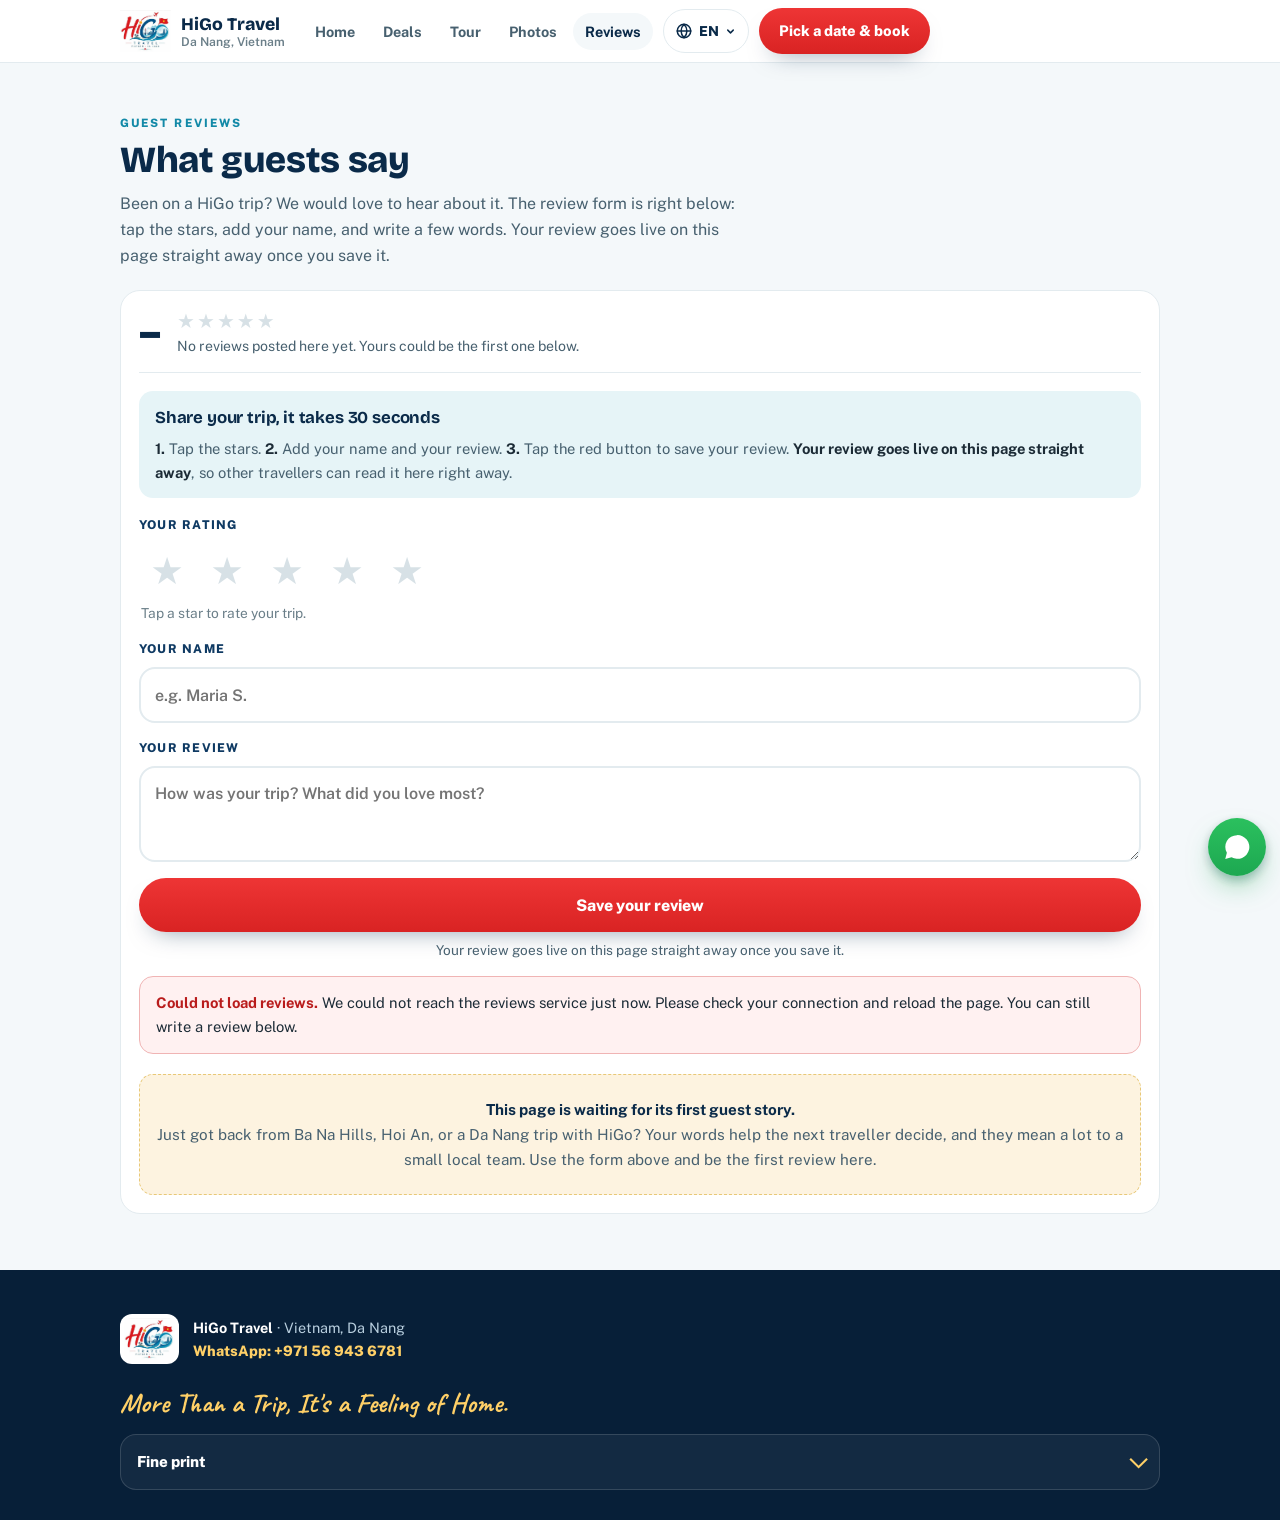
<file: reviews.html>
<!doctype html>
<html lang="en">
  <head>

    <meta charset="utf-8" />
    <meta name="viewport" content="width=device-width, initial-scale=1, viewport-fit=cover" />
    <meta name="color-scheme" content="light" />
    <meta name="theme-color" content="#0a2a49" />
    <link rel="icon" href="data:," />
    <title>Guest Reviews · HiGo Travel</title>
    <meta name="description" content="HiGo Travel, Da Nang, Vietnam. Real trips, real photos: Ba Na Hills and the Golden Bridge, Hoi An lanterns, Lady Buddha, My Khe Beach. Christmas Promo Buy 1 Take 1, $250 for 2 people, 3 days and 2 nights (regular $280). Family deal $450 for 4. Book on WhatsApp." />
    <link rel="preconnect" href="https://fonts.googleapis.com" />
    <link rel="preconnect" href="https://fonts.gstatic.com" crossorigin />
    <link href="https://fonts.googleapis.com/css2?family=Bricolage+Grotesque:opsz,wght@12..96,500;12..96,700;12..96,800&family=Public+Sans:wght@400;500;600;700;800&family=Caveat:wght@600;700&display=swap" rel="stylesheet" />
    <link rel="stylesheet" href="assets/css/style.css" />
  
  </head>
  <body data-page="reviews">
<header class="appbar">
      <div class="in">
        <img class="logo" data-img="logo" width="48" height="40" alt="HiGo Travel logo" />
        <div class="brand"><strong>HiGo Travel</strong><span id="brandPlace">Da Nang, Vietnam</span></div>
        <nav class="toplinks" aria-label="Pages">
          <button type="button" data-goto="home">Home</button>
          <button type="button" data-goto="deals">Deals</button>
          <button type="button" data-goto="tour">Tour</button>
          <button type="button" data-goto="gallery">Photos</button>
          <button type="button" data-goto="reviews">Reviews</button>
        </nav>
        <div class="lang" id="langWrap">
          <button class="lang-btn" id="langBtn" type="button" aria-haspopup="listbox" aria-expanded="false" aria-controls="langMenu" aria-label="Language">
            <svg width="18" height="18" viewBox="0 0 24 24" fill="none" stroke="currentColor" stroke-width="2" stroke-linecap="round" stroke-linejoin="round" aria-hidden="true"><circle cx="12" cy="12" r="9"/><path d="M3 12h18M12 3c2.6 2.7 3.9 5.7 3.9 9s-1.3 6.3-3.9 9c-2.6-2.7-3.9-5.7-3.9-9S9.4 5.7 12 3z"/></svg>
            <span id="langCode">EN</span>
            <svg class="chev" width="11" height="11" viewBox="0 0 24 24" fill="none" stroke="currentColor" stroke-width="3.2" stroke-linecap="round" stroke-linejoin="round" aria-hidden="true"><path d="m6 9 6 6 6-6"/></svg>
          </button>
          <div class="lang-menu" id="langMenu" role="listbox" aria-label="Language" hidden>
            <button type="button" role="option" data-lang="en" aria-selected="true"><svg class="tick" viewBox="0 0 24 24" fill="none" stroke="currentColor" stroke-width="3.2" stroke-linecap="round" stroke-linejoin="round" aria-hidden="true"><path d="M4.5 12.5 10 18 19.5 6.5"/></svg>EN · English</button>
            <button type="button" role="option" data-lang="tl" aria-selected="false"><svg class="tick" viewBox="0 0 24 24" fill="none" stroke="currentColor" stroke-width="3.2" stroke-linecap="round" stroke-linejoin="round" aria-hidden="true"><path d="M4.5 12.5 10 18 19.5 6.5"/></svg>TL · Tagalog</button>
            <button type="button" role="option" data-lang="es" aria-selected="false"><svg class="tick" viewBox="0 0 24 24" fill="none" stroke="currentColor" stroke-width="3.2" stroke-linecap="round" stroke-linejoin="round" aria-hidden="true"><path d="M4.5 12.5 10 18 19.5 6.5"/></svg>ES · Español</button>
            <button type="button" role="option" data-lang="vi" aria-selected="false"><svg class="tick" viewBox="0 0 24 24" fill="none" stroke="currentColor" stroke-width="3.2" stroke-linecap="round" stroke-linejoin="round" aria-hidden="true"><path d="M4.5 12.5 10 18 19.5 6.5"/></svg>VI · Tiếng Việt</button>
            <button type="button" role="option" data-lang="zh" aria-selected="false"><svg class="tick" viewBox="0 0 24 24" fill="none" stroke="currentColor" stroke-width="3.2" stroke-linecap="round" stroke-linejoin="round" aria-hidden="true"><path d="M4.5 12.5 10 18 19.5 6.5"/></svg>中文 · Chinese</button>
            <button type="button" role="option" data-lang="ko" aria-selected="false"><svg class="tick" viewBox="0 0 24 24" fill="none" stroke="currentColor" stroke-width="3.2" stroke-linecap="round" stroke-linejoin="round" aria-hidden="true"><path d="M4.5 12.5 10 18 19.5 6.5"/></svg>한국어 · Korean</button>
          </div>
        </div>
        <button class="btn btn-red topbook" type="button" data-goto="book" data-i18n="heroCta">Pick a date &amp; book</button>
      </div>
    </header>
    <main>
<section class="band band-wash" id="reviews" data-page="reviews" aria-label="Guest Reviews">
        <div class="wrap">
          <div class="sec-head rv">
            <p class="kicker teal">Guest Reviews</p>
            <h2>What guests say</h2>
            <p class="lead">Been on a HiGo trip? We would love to hear about it. The review form is right below: tap the stars, add your name, and write a few words. Your review goes live on this page straight away once you save it.</p>
          </div>
          <div class="card rv" id="reviewsCard">
            <div class="reviews-avg" aria-live="polite">
              <div class="num" id="revAvgNum">–</div>
              <div class="meta">
                <div class="stars-display" id="revAvgStars" aria-hidden="true">★★★★★</div>
                <p class="count" id="revAvgText">No reviews posted here yet. Yours could be the first one below.</p>
              </div>
            </div>
            <div class="rev-how">
              <h3>Share your trip, it takes 30 seconds</h3>
              <p><strong>1.</strong> Tap the stars. <strong>2.</strong> Add your name and your review. <strong>3.</strong> Tap the red button to save your review. <strong>Your review goes live on this page straight away</strong>, so other travellers can read it here right away.</p>
            </div>
            <form id="revForm" novalidate>
              <div class="rev-field">
                <label id="revRatingLabel">Your rating</label>
                <div class="star-input" role="radiogroup" aria-labelledby="revRatingLabel" id="revStars">
                  <button type="button" role="radio" aria-checked="false" aria-label="1 star" data-star="1">★</button>
                  <button type="button" role="radio" aria-checked="false" aria-label="2 stars" data-star="2">★</button>
                  <button type="button" role="radio" aria-checked="false" aria-label="3 stars" data-star="3">★</button>
                  <button type="button" role="radio" aria-checked="false" aria-label="4 stars" data-star="4">★</button>
                  <button type="button" role="radio" aria-checked="false" aria-label="5 stars" data-star="5">★</button>
                </div>
                <p class="rating-hint" id="revRatingHint">Tap a star to rate your trip.</p>
              </div>
              <div class="rev-field">
                <label for="revName">Your name</label>
                <input type="text" id="revName" name="name" autocomplete="name" maxlength="60" placeholder="e.g. Maria S." />
              </div>
              <div class="rev-field">
                <label for="revText">Your review</label>
                <textarea id="revText" name="review" maxlength="500" placeholder="How was your trip? What did you love most?"></textarea>
              </div>
              <p class="rev-error" id="revError" role="alert"></p>
              <button class="btn btn-red block" type="submit" id="revSubmitBtn">Save your review</button>
              <p class="hint" style="text-align:center">Your review goes live on this page straight away once you save it.</p>
              <p class="rev-success" id="revSuccess" role="status"></p>
            </form>
            <p class="rev-loading" id="revLoading">Loading reviews…</p>
            <p class="rev-load-error" id="revLoadError" role="alert" hidden><strong>Could not load reviews.</strong> We could not reach the reviews service just now. Please check your connection and reload the page. You can still write a review below.</p>
            <div class="rev-list" id="revList" aria-live="polite">
              <p class="rev-empty" id="revEmpty"><strong>This page is waiting for its first guest story.</strong><br />Just got back from Ba Na Hills, Hoi An, or a Da Nang trip with HiGo? Your words help the next traveller decide, and they mean a lot to a small local team. Use the form above and be the first review here.</p>
            </div>
          </div>
        </div>
      </section>
    </main>
<footer>
      <div class="wrap">
        <div class="row">
          <img data-img="logo" width="58" height="48" alt="HiGo Travel logo" />
          <p class="t"><strong>HiGo Travel</strong> · Vietnam, Da Nang<br /><a href="https://wa.me/971569436781" target="_blank" rel="noopener">WhatsApp: +971 56 943 6781</a></p>
        </div>
        <p class="foot-slogan">More Than a Trip, It's a Feeling of Home.</p>
        <details class="fold" style="margin-top:14px">
          <summary data-i18n="contactTitle">Fine print</summary>
          <div class="body fine">
            <p>Prices are in USD. Christmas Promo prices: Buy 1 Take 1 at $250 for 2 pax (3 days, 2 nights) and the family deal at $450 for 4 pax. The regular price for the same 3 days and 2 nights is $280 for 2 pax. Regular and extended stays for 2 pax build on that regular price: $280 for 3 days and 2 nights, $310 for 4 days and 3 nights, $340 for 5 days and 4 nights, and $370 for 6 days and 5 nights, at +$30 per extra night over the regular stay. The main tour includes Ba Na Hills and Hoi An. The Hue tour is optional, and custom itineraries are available at an additional cost. All bookings are subject to availability and confirmed directly with HiGo Travel on WhatsApp. The ProviaMed gift voucher is worth $300 USD, valid for travel December 2026 to February 2027, non-refundable and non-exchangeable for cash. Trip photos on this page were shared by HiGo Travel guests from real trips in Da Nang and Hoi An.</p>
          </div>
        </details>
      </div>
    </footer>
<a class="wa-float" id="wa-float" href="https://wa.me/971569436781?text=Hi%20HiGo%20Travel!%20I%20want%20to%20ask%20about%20a%20trip." target="_blank" rel="noopener" aria-label="Chat with HiGo Travel on WhatsApp. Drag to move this button." title="WhatsApp HiGo Travel · drag to move">
      <svg width="30" height="30" viewBox="0 0 24 24" fill="currentColor" aria-hidden="true"><path d="M12 2.5A9.4 9.4 0 0 0 3.9 16.6L2.6 21.5l5-1.3A9.5 9.5 0 1 0 12 2.5zm4.2 11.4c-.2-.1-1.4-.7-1.6-.7-.2-.1-.4-.1-.6.1l-.8 1c-.1.2-.3.2-.5.1a6.3 6.3 0 0 1-3.1-2.7c-.2-.4.2-.4.6-1.2a.5.5 0 0 0 0-.5c-.1-.1-.6-1.4-.8-1.9-.2-.5-.4-.4-.6-.4h-.5a1 1 0 0 0-.7.3 2.8 2.8 0 0 0-.9 2.1 5 5 0 0 0 1 2.7 11.6 11.6 0 0 0 4.5 4 15 15 0 0 0 1.5.5 3.6 3.6 0 0 0 1.7.1 2.7 2.7 0 0 0 1.8-1.3 2.3 2.3 0 0 0 .2-1.3c-.1-.1-.2-.2-.5-.3z"/></svg>
    </a>
<nav class="nav" aria-label="Pages">
      <button type="button" data-tab="home"><svg viewBox="0 0 24 24" fill="none" stroke="currentColor" stroke-width="2" stroke-linecap="round" stroke-linejoin="round" aria-hidden="true"><path d="m3 10.5 9-7 9 7"/><path d="M5 9.5V21h14V9.5"/><path d="M9.5 21v-6h5v6"/></svg><span data-i18n="tabHome">Home</span></button>
      <button type="button" data-tab="deals"><svg viewBox="0 0 24 24" fill="none" stroke="currentColor" stroke-width="2" stroke-linecap="round" stroke-linejoin="round" aria-hidden="true"><path d="M20.6 13.4 13.4 20.6a2 2 0 0 1-2.8 0L3 13V3h10l7.6 7.6a2 2 0 0 1 0 2.8z"/><circle cx="7.5" cy="7.5" r="1.3" fill="currentColor" stroke="none"/></svg><span data-i18n="tabDeals">Deals</span></button>
      <button type="button" data-tab="tour"><svg viewBox="0 0 24 24" fill="none" stroke="currentColor" stroke-width="2" stroke-linecap="round" stroke-linejoin="round" aria-hidden="true"><circle cx="12" cy="12" r="9"/><path d="m15.5 8.5-2 5-5 2 2-5z"/></svg><span data-i18n="tabTour">Tour</span></button>
      <button type="button" data-tab="gallery"><svg viewBox="0 0 24 24" fill="none" stroke="currentColor" stroke-width="2" stroke-linecap="round" stroke-linejoin="round" aria-hidden="true"><rect x="3" y="5" width="18" height="14" rx="2.5"/><circle cx="9" cy="10" r="1.6"/><path d="m4.5 17.5 4.5-4 3.5 3 3-2.5 4 3.5"/></svg><span data-i18n="tabGallery">Photos</span></button>
      <button type="button" data-tab="reviews"><svg viewBox="0 0 24 24" fill="none" stroke="currentColor" stroke-width="2" stroke-linecap="round" stroke-linejoin="round" aria-hidden="true"><path d="m12 3.5 2.6 5.3 5.9.9-4.3 4.1 1 5.8-5.2-2.7-5.2 2.7 1-5.8L3.5 9.7l5.9-.9z"/></svg><span data-i18n="tabReviews">Reviews</span></button>
      <button type="button" data-tab="book" class="book"><span class="ico"><svg width="26" height="26" viewBox="0 0 24 24" fill="none" stroke="currentColor" stroke-width="2.2" stroke-linecap="round" stroke-linejoin="round" aria-hidden="true"><rect x="3" y="5" width="18" height="16" rx="2.4"/><path d="M8 3v4M16 3v4M3 10h18"/><path d="m9 15.5 2.2 2.2 4-4.2"/></svg></span><span data-i18n="tabBook">Book</span></button>
    </nav>
    <script>window.HIGO_PAGE = 'reviews';</script>
    <script src="assets/js/site.js"></script>
    <script src="assets/js/reviews.js"></script>
    <script src="assets/js/ui.js"></script>
  </body>
</html>
</file>
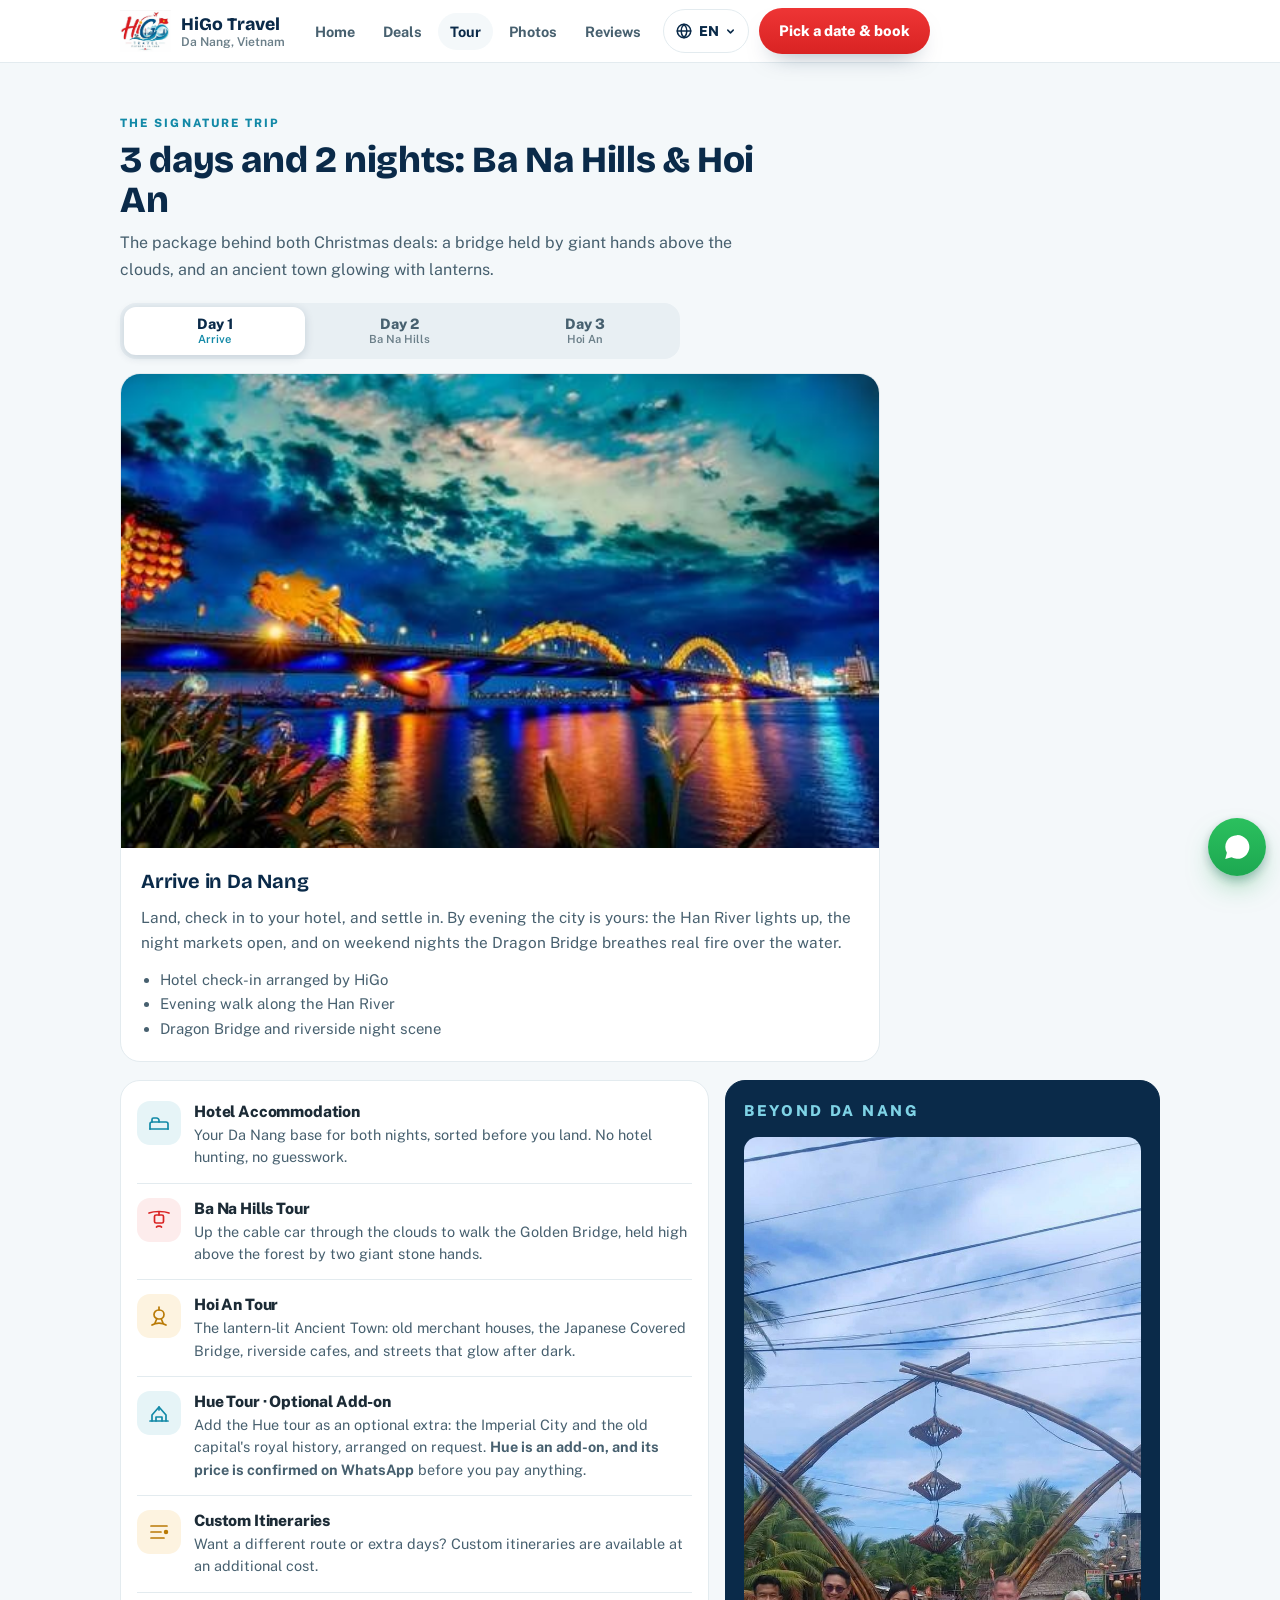
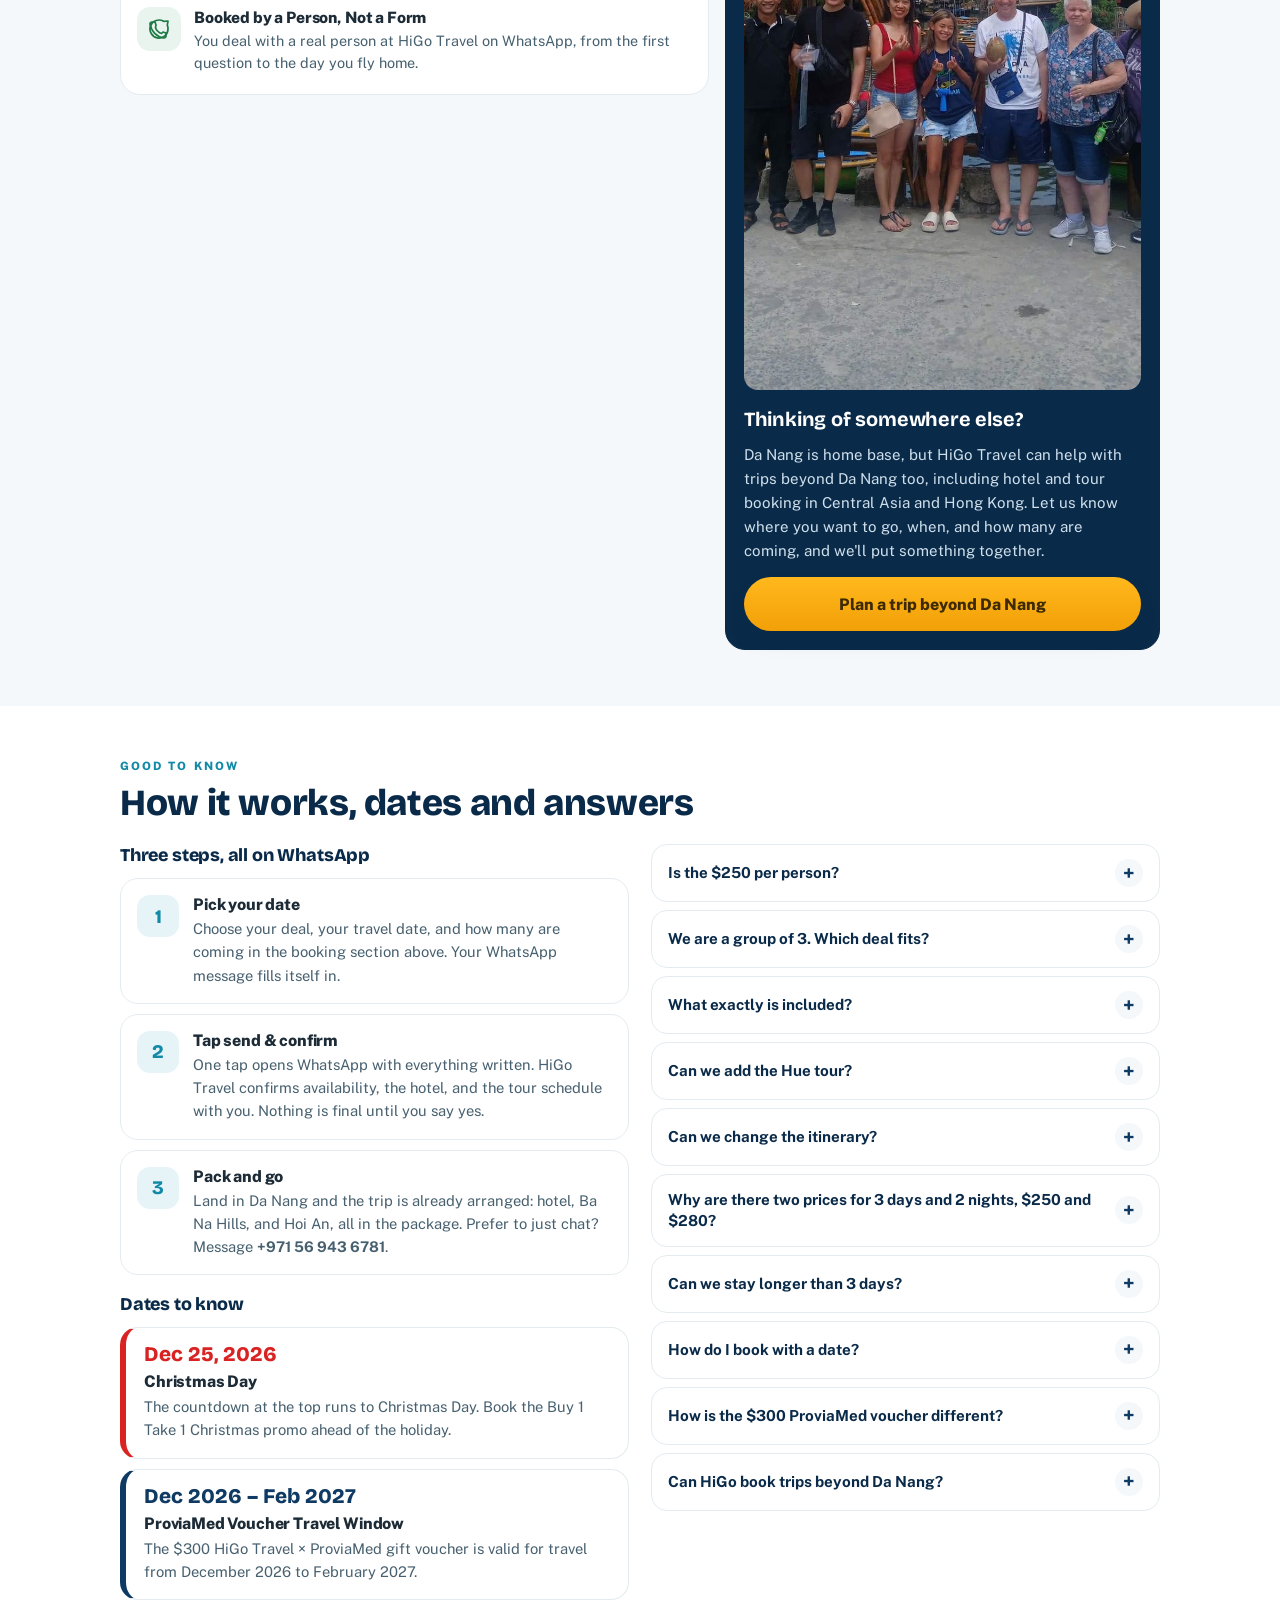
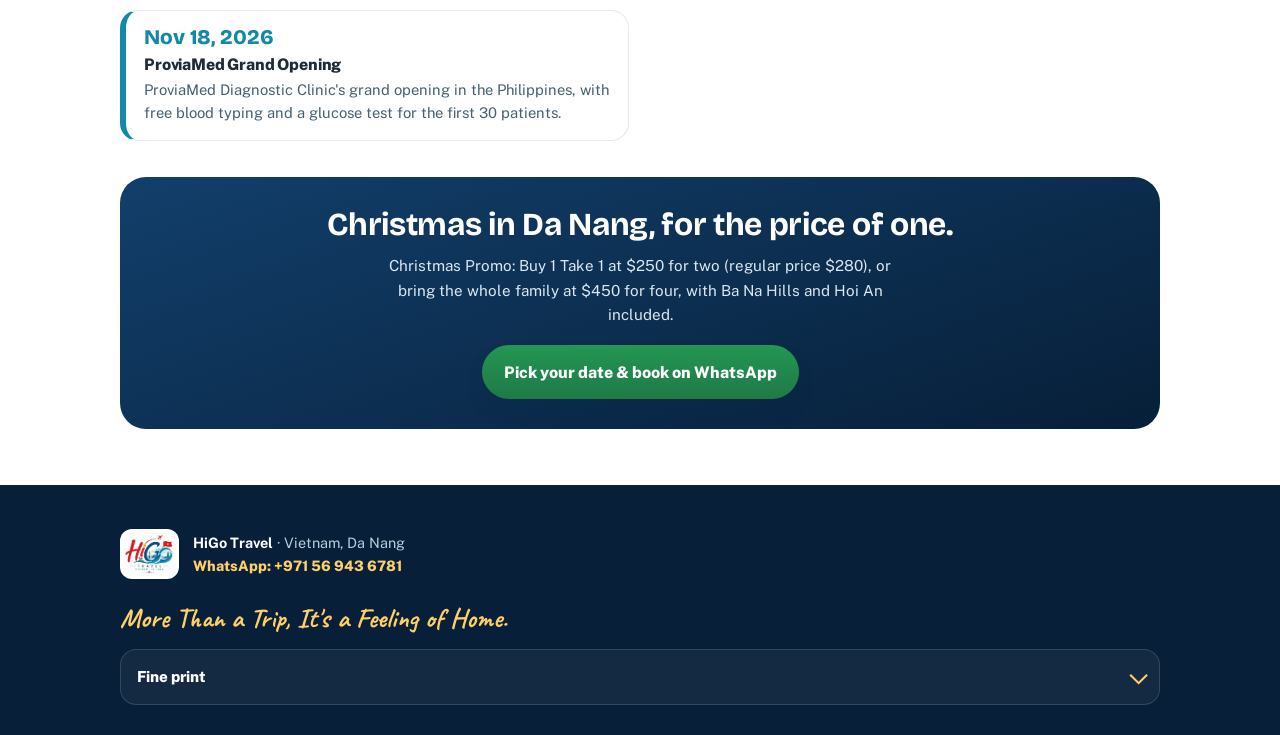
<file: tour.html>
<!doctype html>
<html lang="en">
  <head>

    <meta charset="utf-8" />
    <meta name="viewport" content="width=device-width, initial-scale=1, viewport-fit=cover" />
    <meta name="color-scheme" content="light" />
    <meta name="theme-color" content="#0a2a49" />
    <link rel="icon" href="data:," />
    <title>The Signature Trip · HiGo Travel</title>
    <meta name="description" content="HiGo Travel, Da Nang, Vietnam. Real trips, real photos: Ba Na Hills and the Golden Bridge, Hoi An lanterns, Lady Buddha, My Khe Beach. Christmas Promo Buy 1 Take 1, $250 for 2 people, 3 days and 2 nights (regular $280). Family deal $450 for 4. Book on WhatsApp." />
    <link rel="preconnect" href="https://fonts.googleapis.com" />
    <link rel="preconnect" href="https://fonts.gstatic.com" crossorigin />
    <link href="https://fonts.googleapis.com/css2?family=Bricolage+Grotesque:opsz,wght@12..96,500;12..96,700;12..96,800&family=Public+Sans:wght@400;500;600;700;800&family=Caveat:wght@600;700&display=swap" rel="stylesheet" />
    <link rel="stylesheet" href="assets/css/style.css" />
  
  </head>
  <body data-page="tour">
<header class="appbar">
      <div class="in">
        <img class="logo" data-img="logo" width="48" height="40" alt="HiGo Travel logo" />
        <div class="brand"><strong>HiGo Travel</strong><span id="brandPlace">Da Nang, Vietnam</span></div>
        <nav class="toplinks" aria-label="Pages">
          <button type="button" data-goto="home">Home</button>
          <button type="button" data-goto="deals">Deals</button>
          <button type="button" data-goto="tour">Tour</button>
          <button type="button" data-goto="gallery">Photos</button>
          <button type="button" data-goto="reviews">Reviews</button>
        </nav>
        <div class="lang" id="langWrap">
          <button class="lang-btn" id="langBtn" type="button" aria-haspopup="listbox" aria-expanded="false" aria-controls="langMenu" aria-label="Language">
            <svg width="18" height="18" viewBox="0 0 24 24" fill="none" stroke="currentColor" stroke-width="2" stroke-linecap="round" stroke-linejoin="round" aria-hidden="true"><circle cx="12" cy="12" r="9"/><path d="M3 12h18M12 3c2.6 2.7 3.9 5.7 3.9 9s-1.3 6.3-3.9 9c-2.6-2.7-3.9-5.7-3.9-9S9.4 5.7 12 3z"/></svg>
            <span id="langCode">EN</span>
            <svg class="chev" width="11" height="11" viewBox="0 0 24 24" fill="none" stroke="currentColor" stroke-width="3.2" stroke-linecap="round" stroke-linejoin="round" aria-hidden="true"><path d="m6 9 6 6 6-6"/></svg>
          </button>
          <div class="lang-menu" id="langMenu" role="listbox" aria-label="Language" hidden>
            <button type="button" role="option" data-lang="en" aria-selected="true"><svg class="tick" viewBox="0 0 24 24" fill="none" stroke="currentColor" stroke-width="3.2" stroke-linecap="round" stroke-linejoin="round" aria-hidden="true"><path d="M4.5 12.5 10 18 19.5 6.5"/></svg>EN · English</button>
            <button type="button" role="option" data-lang="tl" aria-selected="false"><svg class="tick" viewBox="0 0 24 24" fill="none" stroke="currentColor" stroke-width="3.2" stroke-linecap="round" stroke-linejoin="round" aria-hidden="true"><path d="M4.5 12.5 10 18 19.5 6.5"/></svg>TL · Tagalog</button>
            <button type="button" role="option" data-lang="es" aria-selected="false"><svg class="tick" viewBox="0 0 24 24" fill="none" stroke="currentColor" stroke-width="3.2" stroke-linecap="round" stroke-linejoin="round" aria-hidden="true"><path d="M4.5 12.5 10 18 19.5 6.5"/></svg>ES · Español</button>
            <button type="button" role="option" data-lang="vi" aria-selected="false"><svg class="tick" viewBox="0 0 24 24" fill="none" stroke="currentColor" stroke-width="3.2" stroke-linecap="round" stroke-linejoin="round" aria-hidden="true"><path d="M4.5 12.5 10 18 19.5 6.5"/></svg>VI · Tiếng Việt</button>
            <button type="button" role="option" data-lang="zh" aria-selected="false"><svg class="tick" viewBox="0 0 24 24" fill="none" stroke="currentColor" stroke-width="3.2" stroke-linecap="round" stroke-linejoin="round" aria-hidden="true"><path d="M4.5 12.5 10 18 19.5 6.5"/></svg>中文 · Chinese</button>
            <button type="button" role="option" data-lang="ko" aria-selected="false"><svg class="tick" viewBox="0 0 24 24" fill="none" stroke="currentColor" stroke-width="3.2" stroke-linecap="round" stroke-linejoin="round" aria-hidden="true"><path d="M4.5 12.5 10 18 19.5 6.5"/></svg>한국어 · Korean</button>
          </div>
        </div>
        <button class="btn btn-red topbook" type="button" data-goto="book" data-i18n="heroCta">Pick a date &amp; book</button>
      </div>
    </header>
    <main>
<section class="band band-wash" id="tour" data-page="tour" aria-label="The tour">
        <div class="wrap">
          <div class="sec-head rv">
            <p class="kicker teal" data-i18n="tourKicker">The Signature Trip</p>
            <h2 data-i18n="tourTitle">3 days and 2 nights: Ba Na Hills &amp; Hoi An</h2>
            <p class="lead">The package behind both Christmas deals: a bridge held by giant hands above the clouds, and an ancient town glowing with lanterns.</p>
          </div>

          <div class="seg day-seg rv" role="group" aria-label="Itinerary days">
            <button type="button" data-day="1" aria-pressed="true">Day 1<small>Arrive</small></button>
            <button type="button" data-day="2" aria-pressed="false">Day 2<small>Ba Na Hills</small></button>
            <button type="button" data-day="3" aria-pressed="false">Day 3<small>Hoi An</small></button>
          </div>
          <div class="card day-card rv" id="dayPanel" aria-live="polite"></div>

          <div class="incl-grid">
            <div class="card rv" style="padding:0">
              <ul class="incl">
                <li><span class="ic" style="background:var(--teal-soft)" aria-hidden="true"><svg width="24" height="24" viewBox="0 0 24 24" fill="none" stroke="#1289a7" stroke-width="1.7" stroke-linecap="round" stroke-linejoin="round"><path d="M3 18v-5a2 2 0 0 1 2-2h14a2 2 0 0 1 2 2v5"/><path d="M3 18h18"/><path d="M5 11V8.5A1.5 1.5 0 0 1 6.5 7h3A2.5 2.5 0 0 1 12 9.5V11"/></svg></span><div><h3>Hotel Accommodation</h3><p>Your Da Nang base for both nights, sorted before you land. No hotel hunting, no guesswork.</p></div></li>
                <li><span class="ic" style="background:#fdecec" aria-hidden="true"><svg width="24" height="24" viewBox="0 0 24 24" fill="none" stroke="#d92323" stroke-width="1.7" stroke-linecap="round" stroke-linejoin="round"><path d="M2 5c5-2 15-2 20 0"/><path d="M12 4v3"/><rect x="7.5" y="7" width="9" height="8" rx="1.6"/><path d="M9.5 19c.8-1.2 4.2-1.2 5 0"/></svg></span><div><h3>Ba Na Hills Tour</h3><p>Up the cable car through the clouds to walk the Golden Bridge, held high above the forest by two giant stone hands.</p></div></li>
                <li><span class="ic" style="background:var(--gold-soft)" aria-hidden="true"><svg width="24" height="24" viewBox="0 0 24 24" fill="none" stroke="#b97a06" stroke-width="1.7" stroke-linecap="round" stroke-linejoin="round"><path d="M12 3v3"/><path d="M5 21c2-1.2 4.5-1.8 7-1.8s5 .6 7 1.8"/><rect x="7" y="6" width="10" height="9" rx="4.5"/><path d="M9.5 15.5 8 19M14.5 15.5 16 19"/></svg></span><div><h3>Hoi An Tour</h3><p>The lantern-lit Ancient Town: old merchant houses, the Japanese Covered Bridge, riverside cafes, and streets that glow after dark.</p></div></li>
                <li><span class="ic" style="background:var(--teal-soft)" aria-hidden="true"><svg width="24" height="24" viewBox="0 0 24 24" fill="none" stroke="#1289a7" stroke-width="1.7" stroke-linecap="round" stroke-linejoin="round"><path d="M3 20h18"/><path d="M5 20v-6l7-8 7 8v6"/><path d="M12 6v3"/><path d="M9 20v-4h6v4"/></svg></span><div><h3>Hue Tour · Optional Add-on</h3><p>Add the Hue tour as an optional extra: the Imperial City and the old capital's royal history, arranged on request. <strong>Hue is an add-on, and its price is confirmed on WhatsApp</strong> before you pay anything.</p></div></li>
                <li><span class="ic" style="background:#fdf3e0" aria-hidden="true"><svg width="24" height="24" viewBox="0 0 24 24" fill="none" stroke="#b97a06" stroke-width="1.7" stroke-linecap="round" stroke-linejoin="round"><path d="M4 6h16M4 12h10M4 18h13"/><circle cx="19" cy="12" r="1.4" fill="#b97a06"/></svg></span><div><h3>Custom Itineraries</h3><p>Want a different route or extra days? Custom itineraries are available at an additional cost.</p></div></li>
                <li><span class="ic" style="background:var(--green-soft)" aria-hidden="true"><svg width="24" height="24" viewBox="0 0 24 24" fill="none" stroke="#1e7a46" stroke-width="1.7" stroke-linecap="round" stroke-linejoin="round"><path d="M21 12a9 9 0 1 1-4.4-7.7L21 4l-.7 4.2A8.96 8.96 0 0 1 21 12z"/><path d="M8.5 10.5c.5 2.5 3.5 5.5 6 6l1.5-1.5 3 1v3a2 2 0 0 1-2.2 2A17 17 0 0 1 3 7.2 2 2 0 0 1 5 5h3l1 3z"/></svg></span><div><h3>Booked by a Person, Not a Form</h3><p>You deal with a real person at HiGo Travel on WhatsApp, from the first question to the day you fly home.</p></div></li>
              </ul>
            </div>
            <div class="card beyond rv rv-d1" id="destinations">
              <p class="kicker">Beyond Da Nang</p>
              <img src="assets/photos/0a321da0-2222-4e3b-b226-cdd421bf5fed.jpg" width="640" height="853" alt="A happy HiGo guest group posing together on tour" loading="lazy" />
              <h3>Thinking of somewhere else?</h3>
              <p>Da Nang is home base, but HiGo Travel can help with trips beyond Da Nang too, including hotel and tour booking in Central Asia and Hong Kong. Let us know where you want to go, when, and how many are coming, and we'll put something together.</p>
              <button class="btn btn-gold block" type="button" data-book-deal="beyond">Plan a trip beyond Da Nang</button>
            </div>
          </div>
        </div>
      </section>
<section class="band" id="info" data-page="tour" aria-label="Info">
        <div class="wrap">
          <div class="sec-head rv">
            <p class="kicker teal">Good To Know</p>
            <h2>How it works, dates and answers</h2>
          </div>
          <div class="info-grid">
            <div class="rv">
              <h3 class="step-title" data-i18n="stepsTitle">Three steps, all on WhatsApp</h3>
              <ol class="tl">
                <li><span class="num">1</span><div><h3>Pick your date</h3><p>Choose your deal, your travel date, and how many are coming in the booking section above. Your WhatsApp message fills itself in.</p></div></li>
                <li><span class="num">2</span><div><h3>Tap send &amp; confirm</h3><p>One tap opens WhatsApp with everything written. HiGo Travel confirms availability, the hotel, and the tour schedule with you. Nothing is final until you say yes.</p></div></li>
                <li><span class="num">3</span><div><h3>Pack and go</h3><p>Land in Da Nang and the trip is already arranged: hotel, Ba Na Hills, and Hoi An, all in the package. Prefer to just chat? Message <strong>+971 56 943 6781</strong>.</p></div></li>
              </ol>
              <div style="margin-top:18px">
                <h3 class="step-title" data-i18n="datesTitle">Dates to know</h3>
                <article class="dc"><p class="w">Dec 25, 2026</p><h3>Christmas Day</h3><p>The countdown at the top runs to Christmas Day. Book the Buy 1 Take 1 Christmas promo ahead of the holiday.</p></article>
                <article class="dc navy"><p class="w">Dec 2026 – Feb 2027</p><h3>ProviaMed Voucher Travel Window</h3><p>The $300 HiGo Travel × ProviaMed gift voucher is valid for travel from December 2026 to February 2027.</p></article>
                <article class="dc teal"><p class="w">Nov 18, 2026</p><h3>ProviaMed Grand Opening</h3><p>ProviaMed Diagnostic Clinic's grand opening in the Philippines, with free blood typing and a glucose test for the first 30 patients.</p></article>
              </div>
            </div>
            <div class="faq rv rv-d1">
              <details><summary>Is the $250 per person?</summary><p>No, and that is the whole point of Buy 1 Take 1. The $250 Christmas Promo covers two people for the full 3 days and 2 nights package, so it works out to $125 each. The deal is always sold as 2 pax. The regular price for the same stay is $280 for two.</p></details>
              <details><summary>We are a group of 3. Which deal fits?</summary><p>The family deal is priced for 4 ($450, with 2 travelling free). If you are 3, use the booking steps anyway: family deals are available for other group sizes too, and we will price it for you.</p></details>
              <details><summary>What exactly is included?</summary><p>The main package includes the hotel stay for 2 nights, the Ba Na Hills Tour with the Golden Bridge, and the Hoi An Tour. Message HiGo Travel on WhatsApp for the full rundown for your dates before you book.</p></details>
              <details><summary>Can we add the Hue tour?</summary><p>Yes. The Hue tour is available as an optional add-on to the main Ba Na Hills and Hoi An package. Switch it on in the booking steps, or ask on WhatsApp. Hue has no fixed price on this page: HiGo confirms the add-on price with you on WhatsApp before you pay anything.</p></details>
              <details><summary>Can we change the itinerary?</summary><p>Yes. Tell us the sights, days, or route you have in mind and we will build a custom itinerary for your group.</p></details>
              <details><summary>Why are there two prices for 3 days and 2 nights, $250 and $280?</summary><p>They are two prices for the same stay, not a mistake. $250 for 2 people is the Christmas Promo price for Buy 1 Take 1. $280 for 2 people is the Regular price for the same 3 days and 2 nights, and it is the base the longer stays are built on. Pick whichever applies when you book, and the label (Christmas Promo or Regular) goes into your WhatsApp message so there is no mix-up.</p></details>
              <details><summary>Can we stay longer than 3 days?</summary><p>Yes. Regular and extended stays for 2 people: the Regular stay, 3 days and 2 nights, is $280 ($140 each), 4 days and 3 nights is $310 ($155 each), 5 days and 4 nights is $340 ($170 each), and 6 days and 5 nights is $370 ($185 each). Every extra night over the Regular stay adds just $30 total for two. Pick your length in the booking steps and it goes straight into your WhatsApp message. The $250 Christmas Promo Buy 1 Take 1 remains the main promo for 3 days and 2 nights.</p></details>
              <details><summary>How do I book with a date?</summary><p>Use the booking section above, choose your deal, pick your travel date on the calendar, and set how many are travelling. The WhatsApp button on the last step is already filled in with all of it. Just tap it and press send in WhatsApp.</p></details>
              <details><summary>How is the $300 ProviaMed voucher different?</summary><p>The voucher is a separate collaboration gift with ProviaMed Diagnostic Clinic in the Philippines, worth $300 USD toward 3 days and 2 nights in Da Nang, valid for travel from December 2026 to February 2027. The Christmas deals are open to everyone, no voucher needed.</p></details>
              <details><summary>Can HiGo book trips beyond Da Nang?</summary><p>Yes. Da Nang is home base, but HiGo Travel can help beyond Da Nang too. Let us know where you want to go, when, and how many are travelling, and we'll put something together for you.</p></details>
            </div>
          </div>

          <div class="final rv">
            <h2 data-i18n="finalTitle">Christmas in Da Nang, for the price of one.</h2>
            <p>Christmas Promo: Buy 1 Take 1 at $250 for two (regular price $280), or bring the whole family at $450 for four, with Ba Na Hills and Hoi An included.</p>
            <button class="btn btn-wa" type="button" data-goto="book">Pick your date &amp; book on WhatsApp</button>
          </div>
        </div>
      </section>
    </main>
<footer>
      <div class="wrap">
        <div class="row">
          <img data-img="logo" width="58" height="48" alt="HiGo Travel logo" />
          <p class="t"><strong>HiGo Travel</strong> · Vietnam, Da Nang<br /><a href="https://wa.me/971569436781" target="_blank" rel="noopener">WhatsApp: +971 56 943 6781</a></p>
        </div>
        <p class="foot-slogan">More Than a Trip, It's a Feeling of Home.</p>
        <details class="fold" style="margin-top:14px">
          <summary data-i18n="contactTitle">Fine print</summary>
          <div class="body fine">
            <p>Prices are in USD. Christmas Promo prices: Buy 1 Take 1 at $250 for 2 pax (3 days, 2 nights) and the family deal at $450 for 4 pax. The regular price for the same 3 days and 2 nights is $280 for 2 pax. Regular and extended stays for 2 pax build on that regular price: $280 for 3 days and 2 nights, $310 for 4 days and 3 nights, $340 for 5 days and 4 nights, and $370 for 6 days and 5 nights, at +$30 per extra night over the regular stay. The main tour includes Ba Na Hills and Hoi An. The Hue tour is optional, and custom itineraries are available at an additional cost. All bookings are subject to availability and confirmed directly with HiGo Travel on WhatsApp. The ProviaMed gift voucher is worth $300 USD, valid for travel December 2026 to February 2027, non-refundable and non-exchangeable for cash. Trip photos on this page were shared by HiGo Travel guests from real trips in Da Nang and Hoi An.</p>
          </div>
        </details>
      </div>
    </footer>
<a class="wa-float" id="wa-float" href="https://wa.me/971569436781?text=Hi%20HiGo%20Travel!%20I%20want%20to%20ask%20about%20a%20trip." target="_blank" rel="noopener" aria-label="Chat with HiGo Travel on WhatsApp. Drag to move this button." title="WhatsApp HiGo Travel · drag to move">
      <svg width="30" height="30" viewBox="0 0 24 24" fill="currentColor" aria-hidden="true"><path d="M12 2.5A9.4 9.4 0 0 0 3.9 16.6L2.6 21.5l5-1.3A9.5 9.5 0 1 0 12 2.5zm4.2 11.4c-.2-.1-1.4-.7-1.6-.7-.2-.1-.4-.1-.6.1l-.8 1c-.1.2-.3.2-.5.1a6.3 6.3 0 0 1-3.1-2.7c-.2-.4.2-.4.6-1.2a.5.5 0 0 0 0-.5c-.1-.1-.6-1.4-.8-1.9-.2-.5-.4-.4-.6-.4h-.5a1 1 0 0 0-.7.3 2.8 2.8 0 0 0-.9 2.1 5 5 0 0 0 1 2.7 11.6 11.6 0 0 0 4.5 4 15 15 0 0 0 1.5.5 3.6 3.6 0 0 0 1.7.1 2.7 2.7 0 0 0 1.8-1.3 2.3 2.3 0 0 0 .2-1.3c-.1-.1-.2-.2-.5-.3z"/></svg>
    </a>
<nav class="nav" aria-label="Pages">
      <button type="button" data-tab="home"><svg viewBox="0 0 24 24" fill="none" stroke="currentColor" stroke-width="2" stroke-linecap="round" stroke-linejoin="round" aria-hidden="true"><path d="m3 10.5 9-7 9 7"/><path d="M5 9.5V21h14V9.5"/><path d="M9.5 21v-6h5v6"/></svg><span data-i18n="tabHome">Home</span></button>
      <button type="button" data-tab="deals"><svg viewBox="0 0 24 24" fill="none" stroke="currentColor" stroke-width="2" stroke-linecap="round" stroke-linejoin="round" aria-hidden="true"><path d="M20.6 13.4 13.4 20.6a2 2 0 0 1-2.8 0L3 13V3h10l7.6 7.6a2 2 0 0 1 0 2.8z"/><circle cx="7.5" cy="7.5" r="1.3" fill="currentColor" stroke="none"/></svg><span data-i18n="tabDeals">Deals</span></button>
      <button type="button" data-tab="tour"><svg viewBox="0 0 24 24" fill="none" stroke="currentColor" stroke-width="2" stroke-linecap="round" stroke-linejoin="round" aria-hidden="true"><circle cx="12" cy="12" r="9"/><path d="m15.5 8.5-2 5-5 2 2-5z"/></svg><span data-i18n="tabTour">Tour</span></button>
      <button type="button" data-tab="gallery"><svg viewBox="0 0 24 24" fill="none" stroke="currentColor" stroke-width="2" stroke-linecap="round" stroke-linejoin="round" aria-hidden="true"><rect x="3" y="5" width="18" height="14" rx="2.5"/><circle cx="9" cy="10" r="1.6"/><path d="m4.5 17.5 4.5-4 3.5 3 3-2.5 4 3.5"/></svg><span data-i18n="tabGallery">Photos</span></button>
      <button type="button" data-tab="reviews"><svg viewBox="0 0 24 24" fill="none" stroke="currentColor" stroke-width="2" stroke-linecap="round" stroke-linejoin="round" aria-hidden="true"><path d="m12 3.5 2.6 5.3 5.9.9-4.3 4.1 1 5.8-5.2-2.7-5.2 2.7 1-5.8L3.5 9.7l5.9-.9z"/></svg><span data-i18n="tabReviews">Reviews</span></button>
      <button type="button" data-tab="book" class="book"><span class="ico"><svg width="26" height="26" viewBox="0 0 24 24" fill="none" stroke="currentColor" stroke-width="2.2" stroke-linecap="round" stroke-linejoin="round" aria-hidden="true"><rect x="3" y="5" width="18" height="16" rx="2.4"/><path d="M8 3v4M16 3v4M3 10h18"/><path d="m9 15.5 2.2 2.2 4-4.2"/></svg></span><span data-i18n="tabBook">Book</span></button>
    </nav>
    <script>window.HIGO_PAGE = 'tour';</script>
    <script src="assets/js/site.js"></script>
    <script src="assets/js/ui.js"></script>
  </body>
</html>
</file>
<file: assets/css/style.css>
:root{
        --red:#d92323; --red-deep:#b91c1c; --navy:#0f3a63; --navy-deep:#0a2a49; --navy-ink:#071f38;
        --teal:#1289a7; --teal-soft:#e6f4f7; --gold:#f2a007; --gold-soft:#fdf3e0;
        --ink:#1c2b36; --ink-soft:#47606f; --muted:#6b7f89;
        --line:#e3ebef; --paper:#fff; --wash:#f4f8fa; --sand:#faf5ec; --green:#1e7a46; --green-soft:#eaf4ee;
        --nav:68px; --safe-b:env(safe-area-inset-bottom,0px);
        --display:"Bricolage Grotesque","Public Sans",sans-serif;
        --shadow:0 24px 48px -28px rgba(10,42,73,.35);
      }
      *{box-sizing:border-box;-webkit-tap-highlight-color:transparent}
      html{scroll-behavior:smooth;-webkit-text-size-adjust:100%;overflow-x:clip;scroll-padding-top:76px;scroll-padding-bottom:120px}
      body{margin:0;background:var(--paper);color:var(--ink);font:400 16px/1.55 "Public Sans",system-ui,sans-serif;-webkit-font-smoothing:antialiased;overflow-x:clip;padding-bottom:calc(var(--nav) + var(--safe-b) + 48px)}
      [hidden]{display:none !important}
      img{display:block;max-width:100%}
      h1,h2,h3{font-family:var(--display);color:var(--navy-deep);letter-spacing:-.01em;margin:0}
      p{margin:0}
      button{font-family:inherit}
      section{scroll-margin-top:76px}
      .sr-only{position:absolute;width:1px;height:1px;overflow:hidden;clip:rect(0 0 0 0);white-space:nowrap}
      .wrap{max-width:1080px;margin:0 auto;padding:0 20px}
      .kicker{font-size:.72rem;font-weight:800;letter-spacing:.18em;text-transform:uppercase;color:var(--red);margin:0 0 8px}
      .kicker.teal{color:var(--teal)}
      .kicker.gold{color:var(--gold)}
      .sec-head{margin:0 0 20px;max-width:640px}
      .sec-head h2{font-size:clamp(1.65rem,5.4vw,2.3rem);line-height:1.08;font-weight:800}
      .sec-head p.lead{margin-top:10px;color:var(--ink-soft);font-size:1rem;line-height:1.65}
      .card{background:#fff;border:1px solid var(--line);border-radius:20px;padding:18px}
      .band{padding:52px 0 56px}
      .band-wash{background:var(--wash)}
      .band-sand{background:var(--sand)}
      .band-navy{background:linear-gradient(180deg,var(--navy-deep),var(--navy-ink));color:#dbe7f1}
      .band-navy h2,.band-navy h3{color:#fff}
      .band-navy .sec-head p.lead{color:#b9cfdf}

      /* scroll reveal */
      .rv{transform:translateY(22px);transition:transform .7s cubic-bezier(.22,.8,.3,1)}
      .rv.in{transform:none}
      .rv-d1{transition-delay:.08s}.rv-d2{transition-delay:.16s}.rv-d3{transition-delay:.24s}
      @media (prefers-reduced-motion:reduce){*{animation:none !important;transition:none !important}html{scroll-behavior:auto}.rv{transform:none}}

      /* buttons */
      .btn{display:inline-flex;align-items:center;justify-content:center;gap:9px;border:0;cursor:pointer;text-decoration:none;font:800 1rem/1.2 "Public Sans",sans-serif;padding:14px 22px;border-radius:999px;min-height:54px;text-align:center;box-shadow:0 12px 24px -14px rgba(10,42,73,.5);transition:transform .18s ease,filter .18s ease,box-shadow .18s ease}
      .btn:hover{transform:translateY(-2px);filter:brightness(1.04)}
      .btn:active{transform:scale(.98)}
      .btn:focus-visible,.seg button:focus-visible,.nav button:focus-visible,.chip-btn:focus-visible,summary:focus-visible,.lang-btn:focus-visible,.lang-menu button:focus-visible,.stepper button:focus-visible,.gchip:focus-visible,.gitem:focus-visible,.place:focus-visible{outline:3px solid var(--gold);outline-offset:2px}
      .btn.block{width:100%}
      .btn-wa{background:linear-gradient(180deg,#249653,var(--green));color:#fff}
      .btn-navy{background:linear-gradient(180deg,#17507f,var(--navy));color:#fff}
      .btn-red{background:linear-gradient(180deg,#ee3535,var(--red));color:#fff}
      .btn-gold{background:linear-gradient(180deg,#ffb81d,var(--gold));color:#3d2a00}
      .btn-ghost{background:#fff;color:var(--navy);border:2px solid var(--line);box-shadow:none}
      .btn-light{background:#fff;color:var(--navy-deep);box-shadow:0 14px 28px -16px rgba(0,0,0,.5)}

      /* ---------- header ---------- */
      .appbar{position:sticky;top:0;z-index:60;background:rgba(255,255,255,.92);-webkit-backdrop-filter:blur(12px);backdrop-filter:blur(12px);border-bottom:1px solid var(--line);padding-top:env(safe-area-inset-top,0px)}
      .appbar .in{min-height:62px;display:flex;align-items:center;gap:10px;max-width:1080px;margin:0 auto;padding:6px 20px}
      .appbar .logo{height:42px;width:auto;flex:none}
      .brand{flex:1;min-width:0;line-height:1.15}
      .brand strong{display:block;font:800 1.1rem var(--display);color:var(--navy-deep)}
      .brand span{display:block;font-size:.76rem;color:var(--muted);font-weight:600;white-space:nowrap;overflow:hidden;text-overflow:ellipsis}
      .toplinks{display:none}
      .lang{position:relative;flex:none}
      .lang-btn{display:inline-flex;align-items:center;gap:6px;height:44px;padding:0 12px 0 11px;border:1.5px solid var(--line);border-radius:999px;background:#fff;font-weight:800;font-size:.86rem;color:var(--navy-deep);cursor:pointer}
      .lang-btn svg{flex:none}
      .lang-btn .chev{transition:transform .18s ease}
      .lang.open .lang-btn .chev{transform:rotate(180deg)}
      .lang-menu{position:absolute;top:calc(100% + 8px);right:0;z-index:90;min-width:216px;background:#fff;border:1px solid var(--line);border-radius:16px;box-shadow:0 24px 48px -20px rgba(10,42,73,.35);padding:6px}
      .lang-menu button{display:flex;align-items:center;gap:10px;width:100%;min-height:46px;padding:9px 11px;border:0;background:none;border-radius:11px;font:600 .94rem "Public Sans",sans-serif;color:var(--ink);cursor:pointer;text-align:left;white-space:nowrap}
      .lang-menu button:hover{background:var(--wash)}
      .lang-menu button .tick{flex:none;width:16px;height:16px;color:var(--navy-deep);opacity:0}
      .lang-menu button[aria-selected="true"]{font-weight:800;color:var(--navy-deep)}
      .lang-menu button[aria-selected="true"] .tick{opacity:1}
      .topbook{display:none}
      @media (min-width:769px){
        .toplinks{display:flex;gap:4px;flex:none}
        .toplinks button{border:0;background:none;font:700 .9rem "Public Sans",sans-serif;color:var(--ink-soft);padding:10px 12px;border-radius:999px;cursor:pointer}
        .toplinks button:hover{background:var(--wash);color:var(--navy-deep)}
        .toplinks a{font:700 .9rem "Public Sans",sans-serif;color:var(--ink-soft);padding:10px 12px;border-radius:999px;text-decoration:none}
        .toplinks a:hover{background:var(--wash);color:var(--navy-deep)}
        .topbook{display:inline-flex;min-height:46px;padding:10px 20px;font-size:.92rem}
        .brand{flex:0 1 auto;margin-right:8px}
      }

      /* ---------- hero ---------- */
      .hero{background:linear-gradient(165deg,#123f6b 0%,var(--navy-deep) 46%,var(--navy-ink) 100%);color:#fff;overflow:hidden;position:relative}
      .hero::before{content:"";position:absolute;inset:0;background:radial-gradient(560px 300px at 88% -40px,rgba(242,160,7,.28),transparent 65%),radial-gradient(700px 380px at -10% 110%,rgba(18,137,167,.35),transparent 60%)}
      .hero .wrap{position:relative;padding-top:30px;padding-bottom:34px}
      .hero-grid{display:grid;gap:28px}
      .promo-chip{display:inline-flex;align-items:center;gap:8px;background:rgba(255,255,255,.14);border:1px solid rgba(255,255,255,.35);color:#fff;font-weight:700;font-size:.82rem;line-height:1.35;padding:7px 13px;border-radius:999px;max-width:100%}
      .promo-chip .dot{width:8px;height:8px;border-radius:50%;background:#ffd067;flex:none;animation:pulse 1.6s ease-in-out infinite}
      @keyframes pulse{0%,100%{opacity:1}50%{opacity:.3}}
      .hero h1{color:#fff;font-size:clamp(2.5rem,11vw,4.1rem);line-height:.98;font-weight:800;margin-top:16px;letter-spacing:-.02em}
      .hero h1 .r{color:#ff7a6b}.hero h1 .t{color:#ffd067}
      .hero-sub{margin-top:16px;color:#cfe0ee;font-size:1.02rem;line-height:1.65;max-width:520px}
      .hero-sub strong{color:#fff}
      .hero-price{display:flex;align-items:baseline;gap:12px;flex-wrap:wrap;margin-top:20px}
      .hero-price .big{font:800 2.6rem/1 var(--display);color:#fff}
      .hero-price .big small{font-size:1rem;color:#ffd067;font-weight:800}
      .hero-price .reg{color:#9fb8cc;font-size:.92rem;font-weight:600}
      .hero-price .reg s{color:#cfe0ee}
      .hero-ctas{display:flex;gap:10px;flex-wrap:wrap;margin-top:20px}
      .hero-ctas .btn{flex:1 1 200px}
      .hero-facts{display:flex;gap:8px;flex-wrap:wrap;margin-top:20px}
      .hero-facts span{border:1px solid rgba(255,255,255,.28);background:rgba(255,255,255,.08);border-radius:999px;padding:8px 13px;font-size:.83rem;font-weight:600;color:#e6eff6}
      .hero-facts b{color:#ffd067}
      .stack{position:relative;min-height:380px}
      .stack figure{margin:0;position:absolute;border-radius:22px;overflow:hidden;box-shadow:0 30px 60px -24px rgba(0,0,0,.6);border:5px solid rgba(255,255,255,.92)}
      .stack img{width:100%;height:100%;object-fit:cover}
      .stack .main{width:min(68%,300px);aspect-ratio:3/3.9;left:0;top:6px;transform:rotate(-2.5deg);z-index:2}
      .stack .main img{object-position:72% 50%}
      .stack .side1{width:min(52%,215px);aspect-ratio:3/3.6;right:0;top:0;transform:rotate(3deg);z-index:1}
      .stack .side2{width:min(50%,205px);aspect-ratio:3/3.4;right:6%;bottom:0;transform:rotate(-1.5deg);z-index:3}
      .stack figcaption{position:absolute;left:10px;bottom:10px;background:rgba(255,255,255,.95);border-radius:999px;padding:5px 11px;font-size:.72rem;font-weight:800;color:var(--navy-deep);max-width:calc(100% - 20px);line-height:1.3;text-align:center}
      .stack .side1 figcaption{left:auto;right:10px;bottom:auto;top:10px}
      @media (min-width:860px){
        .hero .wrap{padding-top:52px;padding-bottom:56px}
        .hero-grid{grid-template-columns:1.05fr .95fr;align-items:center;gap:40px}
        .stack{min-height:480px}
        .hero-ctas .btn{flex:0 1 auto}
      }
      /* countdown */
      .cd{display:flex;align-items:center;gap:10px;margin:22px 0 0;padding:10px 10px 10px 15px;background:rgba(255,255,255,.97);border-radius:18px;box-shadow:0 18px 36px -20px rgba(0,0,0,.5);max-width:560px}
      .cd.cd-top{margin:0}
      .promo-row{margin-top:22px}
      .cd-label{flex:1;min-width:0;font-size:.84rem;font-weight:800;color:var(--red-deep);line-height:1.25;display:flex;align-items:center;gap:8px}
      .cd-label .dot{width:8px;height:8px;border-radius:50%;background:var(--red);flex:none;animation:pulse 1.6s ease-in-out infinite}
      .cd-clock{display:flex;gap:5px;flex:none;font-variant-numeric:tabular-nums}
      .cd-unit{display:flex;flex-direction:column;align-items:center;justify-content:center;min-width:46px;padding:5px 3px;background:#fff4f4;border-radius:11px;line-height:1}
      .cd-num{font:800 1.12rem var(--display);color:var(--navy-deep)}
      .cd-unit.seconds .cd-num{color:var(--red)}
      .cd-lab{font-size:.58rem;font-weight:800;letter-spacing:.06em;text-transform:uppercase;color:var(--muted);margin-top:3px}
      @media (max-width:370px){.cd-unit{min-width:39px}.cd-label{font-size:.76rem}}

      /* photo ticker */
      .ticker{overflow:hidden;background:var(--navy-ink);padding:14px 0;-webkit-mask-image:linear-gradient(90deg,transparent,#000 4%,#000 96%,transparent);mask-image:linear-gradient(90deg,transparent,#000 4%,#000 96%,transparent)}
      .ticker-track{display:flex;gap:12px;width:max-content;animation:tick 46s linear infinite}
      .ticker:hover .ticker-track{animation-play-state:paused}
      @keyframes tick{to{transform:translateX(-50%)}}
      .ticker img{width:118px;height:148px;object-fit:cover;border-radius:14px;flex:none}

      /* snap rows + dots (kept for facts / quick dates) */
      .snap{display:flex;gap:12px;overflow-x:auto;scroll-snap-type:x mandatory;margin:0 -20px;padding:4px 20px 12px;scroll-padding:0 20px;scrollbar-width:none;-webkit-overflow-scrolling:touch;overscroll-behavior-x:contain}
      .snap::-webkit-scrollbar{display:none}
      .snap>*{scroll-snap-align:start;flex:none}
      .dots{display:flex;justify-content:center;gap:6px;margin-top:2px}
      .dots i{width:7px;height:7px;border-radius:50%;background:#cfdbe1;transition:width .2s,background .2s}
      .dots i.on{width:20px;border-radius:5px;background:var(--red)}

      /* ---------- deals ---------- */
      .deals-grid{display:grid;gap:16px}
      .deal{border:2px solid var(--line);border-radius:24px;padding:26px 20px 20px;position:relative;background:#fff;display:flex;flex-direction:column;transition:transform .25s ease,box-shadow .25s ease}
      .deal:hover{transform:translateY(-4px);box-shadow:var(--shadow)}
      .deal.hot{border-color:var(--red);box-shadow:0 22px 40px -28px rgba(217,35,35,.5)}
      .deal .tag{position:absolute;top:-13px;left:18px;background:var(--red);color:#fff;font-size:.68rem;font-weight:800;letter-spacing:.1em;text-transform:uppercase;padding:6px 12px;border-radius:999px;max-width:calc(100% - 36px)}
      .deal .tag.navy{background:var(--navy)}
      .deal h3{font-size:1.35rem;font-weight:800;line-height:1.15}
      .deal .for{margin:5px 0 12px;color:var(--muted);font-size:.9rem;line-height:1.45}
      .price-row{display:flex;align-items:center;gap:10px;flex-wrap:wrap}
      .price{font:800 2.6rem/1 var(--display);color:var(--navy-deep)}
      .price small{font-size:.95rem;font-weight:700;color:var(--muted)}
      .per{background:var(--teal-soft);color:var(--teal);font-weight:800;font-size:.8rem;padding:5px 11px;border-radius:999px}
      .per.gold{background:var(--gold-soft);color:#8a5c00}
      .save{margin:10px 0 0;font-size:.86rem;color:var(--ink-soft);line-height:1.5}
      .ticks{list-style:none;margin:12px 0 16px;padding:0}
      .ticks li{position:relative;padding:5px 0 5px 28px;font-size:.93rem;line-height:1.42;color:var(--ink-soft)}
      .ticks li::before{content:"";position:absolute;left:0;top:7px;width:19px;height:19px;border-radius:50%;background:var(--green-soft) url("data:image/svg+xml,%3Csvg xmlns='http://www.w3.org/2000/svg' viewBox='0 0 18 18' fill='none' stroke='%231e7a46' stroke-width='2.4' stroke-linecap='round' stroke-linejoin='round'%3E%3Cpath d='M4.5 9.5 7.5 12.5 13.5 5.5'/%3E%3C/svg%3E") center/13px no-repeat}
      .ticks.gold li::before{background-color:var(--gold-soft);background-image:url("data:image/svg+xml,%3Csvg xmlns='http://www.w3.org/2000/svg' viewBox='0 0 18 18' fill='none' stroke='%23b97a06' stroke-width='2.4' stroke-linecap='round' stroke-linejoin='round'%3E%3Cpath d='M4.5 9.5 7.5 12.5 13.5 5.5'/%3E%3C/svg%3E")}
      .ticks li strong{color:var(--ink)}
      .deal .btn{margin-top:auto;width:100%}
      @media (min-width:760px){.deals-grid{grid-template-columns:1fr 1fr}}

      .seg{display:flex;gap:4px;background:#e8eff3;border-radius:16px;padding:4px}
      .seg button{flex:1 1 0;min-width:0;border:0;background:transparent;border-radius:12px;min-height:48px;font:800 .9rem/1.15 "Public Sans",sans-serif;color:var(--ink-soft);cursor:pointer;padding:6px 4px;display:flex;flex-direction:column;align-items:center;justify-content:center;gap:1px;transition:background .15s,color .15s}
      .seg button small{font-size:.7rem;font-weight:600;color:var(--muted)}
      .seg button[aria-pressed="true"]{background:#fff;color:var(--navy-deep);box-shadow:0 2px 10px rgba(10,42,73,.16)}
      .seg button[aria-pressed="true"] small{color:var(--teal)}
      .stay{padding:16px;margin-top:18px}
      .stay-out{padding:16px 4px 2px}
      .ext-days{font-size:.72rem;font-weight:800;letter-spacing:.13em;text-transform:uppercase;color:var(--teal);margin:0 0 4px}
      .ext-total{font:800 2.3rem/1 var(--display);color:var(--navy-deep);margin:6px 0 6px}
      .ext-total small{font-size:.9rem;font-weight:700;color:var(--muted)}
      .ext-per{color:var(--ink-soft);font-size:.93rem;line-height:1.5}
      .ext-per strong{color:var(--ink)}
      .ext-extra{margin:10px 0 14px;font-size:.84rem;font-weight:700;color:#8a5c00;background:var(--gold-soft);border-radius:10px;padding:8px 11px;line-height:1.45}
      .ext-extra:empty{display:none}
      details.fold{background:#fff;border:1px solid var(--line);border-radius:16px;margin-top:14px}
      details.fold>summary{list-style:none;cursor:pointer;padding:0 16px;min-height:54px;display:flex;align-items:center;justify-content:space-between;gap:12px;font-weight:800;color:var(--navy-deep);font-size:.95rem}
      details.fold>summary::-webkit-details-marker{display:none}
      details.fold>summary::after{content:"";flex:none;width:11px;height:11px;border-right:2.5px solid var(--navy);border-bottom:2.5px solid var(--navy);transform:rotate(45deg) translateY(-3px);transition:transform .2s}
      details.fold[open]>summary::after{transform:rotate(-135deg) translate(-2px,-2px)}
      details.fold .body{padding:0 16px 16px;color:var(--ink-soft);font-size:.93rem;line-height:1.65}
      details.fold .body p+p{margin-top:10px}
      details.fold .body strong{color:var(--ink)}

      /* ---------- signature trip ---------- */
      .day-seg{margin-top:4px;max-width:560px}
      .day-card{margin-top:14px;padding:0;overflow:hidden;max-width:760px}
      .day-card img{width:100%;height:auto;aspect-ratio:16/10;object-fit:cover;object-position:center 30%}
      .day-copy{padding:18px 20px 20px}
      .day-copy h3{font-size:1.25rem;margin-bottom:8px}
      .day-copy p{color:var(--ink-soft);line-height:1.65;font-size:.96rem;margin-bottom:12px}
      .day-copy ul{margin:0;padding-left:19px;color:var(--ink-soft);line-height:1.65;font-size:.93rem}
      .incl{list-style:none;margin:0;padding:6px 16px}
      .incl li{display:flex;gap:13px;padding:14px 0;border-bottom:1px solid var(--line)}
      .incl li:last-child{border-bottom:0}
      .incl .ic{flex:none;width:44px;height:44px;border-radius:13px;display:flex;align-items:center;justify-content:center}
      .incl h3{margin:1px 0 3px;font:800 .98rem "Public Sans",sans-serif;color:var(--ink)}
      .incl p{font-size:.9rem;color:var(--ink-soft);line-height:1.55}
      .incl-grid{display:grid;gap:16px;margin-top:18px}
      @media (min-width:860px){.incl-grid{grid-template-columns:1.15fr .85fr;align-items:start}}
      .beyond{background:var(--navy-deep);border-color:var(--navy-deep);color:#fff}
      .beyond h3{color:#fff;font-size:1.25rem;margin-bottom:8px}
      .beyond p{color:#cfe0ec;line-height:1.6;font-size:.94rem;margin-bottom:14px}
      .beyond .kicker{color:#7fd3e6}
      .beyond img{border-radius:14px;width:100%;aspect-ratio:4/3;object-fit:cover;margin-bottom:14px}

      /* ---------- places ---------- */
      .places{display:grid;grid-template-columns:1fr 1fr;gap:12px}
      .place{position:relative;border:0;padding:0;border-radius:20px;overflow:hidden;cursor:pointer;text-align:left;aspect-ratio:4/4.6;background:var(--navy-deep);transition:transform .25s ease,box-shadow .25s ease}
      .place:hover{transform:translateY(-4px);box-shadow:var(--shadow)}
      .place img{position:absolute;inset:0;width:100%;height:100%;object-fit:cover;transition:transform .5s ease}
      .place:hover img{transform:scale(1.05)}
      .place::after{content:"";position:absolute;inset:0;background:linear-gradient(180deg,rgba(7,31,56,0) 42%,rgba(7,31,56,.88) 100%)}
      .place .pc{position:absolute;z-index:1;left:13px;right:13px;bottom:12px;color:#fff}
      .place .pc b{display:block;font:800 1.02rem/1.2 var(--display)}
      .place .pc span{display:block;font-size:.76rem;color:#cfe0ee;margin-top:3px;line-height:1.4}
      @media (min-width:760px){.places{grid-template-columns:repeat(3,1fr)}.place{aspect-ratio:4/3.6}}

      /* ---------- gallery ---------- */
      .gchips{display:flex;gap:8px;flex-wrap:wrap;margin-bottom:18px}
      .gchip{border:2px solid var(--line);background:#fff;border-radius:999px;padding:0 16px;min-height:44px;font:700 .87rem "Public Sans",sans-serif;color:var(--navy);cursor:pointer;transition:background .15s,color .15s,border-color .15s}
      .gchip[aria-pressed="true"]{background:var(--navy-deep);border-color:var(--navy-deep);color:#fff}
      .grid{columns:2;column-gap:12px}
      .gitem{display:block;width:100%;border:0;padding:0;margin:0 0 12px;border-radius:18px;overflow:hidden;position:relative;cursor:zoom-in;background:var(--wash);break-inside:avoid;text-align:left}
      .gitem img{width:100%;height:auto;transition:transform .5s ease}
      .gitem:hover img{transform:scale(1.04)}
      .gitem figcaption{position:absolute;left:9px;bottom:9px;right:9px;display:flex;flex-direction:column;background:rgba(255,255,255,.94);border-radius:12px;padding:7px 11px;box-shadow:0 8px 20px rgba(10,42,73,.22)}
      .gitem figcaption b{font-size:.8rem;font-weight:800;color:var(--navy-deep);line-height:1.3}
      .gitem figcaption span{font-size:.7rem;color:var(--muted);font-weight:600}
      @media (min-width:760px){.grid{columns:3;column-gap:14px}.gitem{margin-bottom:14px}}

      /* lightbox */
      .lb{position:fixed;inset:0;z-index:120;background:rgba(5,20,36,.94);display:flex;flex-direction:column;align-items:center;justify-content:center;padding:18px}
      .lb img{max-width:min(94vw,880px);max-height:74vh;border-radius:16px;box-shadow:0 30px 80px rgba(0,0,0,.6);object-fit:contain}
      .lb-cap{margin-top:16px;text-align:center;color:#fff;max-width:560px}
      .lb-cap b{display:block;font:800 1.15rem var(--display)}
      .lb-cap span{display:block;color:#b9cfdf;font-size:.9rem;margin-top:4px;line-height:1.5}
      .lb-count{color:#8fb0c9;font-size:.8rem;font-weight:700;margin-top:8px;letter-spacing:.08em}
      .lb-btn{position:absolute;border:0;cursor:pointer;width:52px;height:52px;border-radius:50%;background:rgba(255,255,255,.14);color:#fff;font-size:1.5rem;display:flex;align-items:center;justify-content:center;-webkit-backdrop-filter:blur(6px);backdrop-filter:blur(6px)}
      .lb-btn:hover{background:rgba(255,255,255,.28)}
      .lb-close{top:16px;right:16px}
      .lb-prev{left:12px;top:50%;transform:translateY(-50%)}
      .lb-next{right:12px;top:50%;transform:translateY(-50%)}
      @media (max-width:560px){.lb-prev{left:6px}.lb-next{right:6px}.lb-btn{width:46px;height:46px}}

      /* posters */
      .posters{display:grid;gap:16px}
      .poster-card{background:#fff;border:1px solid var(--line);border-radius:24px;overflow:hidden;box-shadow:var(--shadow)}
      .poster-card img{width:100%;height:auto}
      .poster-card .pcopy{padding:18px 20px 20px}
      .poster-card h3{font-size:1.2rem;margin-bottom:6px}
      .poster-card p{color:var(--ink-soft);font-size:.94rem;line-height:1.6}
      @media (min-width:760px){.posters{grid-template-columns:1fr 1fr}}

      /* souvenirs */
      .souv-card{padding:0;overflow:hidden}
      .souv-card img{width:100%;height:auto;aspect-ratio:4/3;object-fit:cover;object-position:center 42%}
      .souv-copy{padding:18px 20px 20px}
      .souv-copy p{color:var(--ink-soft);line-height:1.65;font-size:.96rem}
      .souv-copy p strong{color:var(--ink)}
      .souv-items{display:flex;flex-wrap:wrap;gap:8px;margin-top:12px}
      .souv-items span{background:var(--gold-soft);color:#8a5c00;font-weight:800;font-size:.8rem;padding:6px 12px;border-radius:999px}
      .souv-grid{display:grid;gap:16px}
      @media (min-width:860px){.souv-grid{grid-template-columns:1fr 1fr;align-items:stretch}}
      .souv-photo{border-radius:20px;overflow:hidden;min-height:260px}
      .souv-photo img{width:100%;height:100%;object-fit:cover}

      /* ---------- booking wizard ---------- */
      .wiz{max-width:640px;margin:0 auto}
      .wiz-head h2{font-size:clamp(1.6rem,5.4vw,2.1rem);font-weight:800;line-height:1.1}
      .free{display:inline-block;margin-top:10px;font-size:.8rem;font-weight:800;color:var(--green);background:var(--green-soft);padding:6px 12px;border-radius:999px;line-height:1.35}
      .ind{list-style:none;margin:20px 0 18px;padding:0;display:flex;align-items:flex-start}
      .ind li{flex:1;position:relative;text-align:center}
      .ind li+li::before{content:"";position:absolute;top:17px;right:50%;width:100%;height:3px;background:#dbe5ea;z-index:0}
      .ind li.done+li::before,.ind li.cur::before{background:var(--green)}
      .ind button{position:relative;z-index:1;background:none;border:0;padding:0 4px;cursor:pointer;display:flex;flex-direction:column;align-items:center;gap:6px;width:100%;min-height:56px;font:800 .8rem "Public Sans",sans-serif;color:var(--muted)}
      .ind i{font-style:normal;width:36px;height:36px;border-radius:50%;background:#fff;border:3px solid #dbe5ea;display:flex;align-items:center;justify-content:center;font:800 .95rem var(--display);color:var(--muted)}
      .ind li.cur i{background:var(--red);border-color:var(--red);color:#fff;box-shadow:0 8px 16px -8px rgba(217,35,35,.7)}
      .ind li.cur button{color:var(--navy-deep)}
      .ind li.done i{background:var(--green);border-color:var(--green);color:#fff}
      .ind li.done button{color:var(--green)}
      .step-title{font:800 1.12rem var(--display);color:var(--navy-deep);margin:0 0 12px}
      .grp{font-size:.72rem;font-weight:800;letter-spacing:.14em;text-transform:uppercase;color:var(--teal);margin:18px 2px 8px}
      .grp:first-of-type{margin-top:0}
      fieldset{border:0;margin:0;padding:0;min-width:0}
      .opt{display:block;position:relative;cursor:pointer;margin-bottom:8px}
      .opt input{position:absolute;inset:0;width:100%;height:100%;margin:0;opacity:0;cursor:pointer}
      .opt .box{display:flex;align-items:center;gap:12px;min-height:62px;padding:12px 14px;background:#fff;border:2px solid var(--line);border-radius:16px;transition:border-color .15s,background .15s}
      .opt .box::before{content:"";flex:none;width:22px;height:22px;border-radius:50%;border:2px solid #b8c7cf;background:#fff}
      .opt input:checked+.box{border-color:var(--red);background:#fff6f6}
      .opt input:checked+.box::before{border-color:var(--red);background:radial-gradient(circle,var(--red) 0 42%,#fff 48%)}
      .opt input:focus-visible+.box{outline:3px solid var(--gold);outline-offset:2px}
      .opt .t{flex:1;font-weight:700;font-size:.92rem;line-height:1.38;color:var(--ink)}
      .opt .p{flex:none;font:800 1.08rem var(--display);color:var(--navy-deep)}
      .picked{display:flex;align-items:center;gap:12px;background:#fff;border:2px solid var(--red);border-radius:16px;padding:12px 12px 12px 16px;margin-bottom:16px}
      .picked .l{flex:1;min-width:0}
      .picked small{display:block;font-size:.7rem;font-weight:800;letter-spacing:.12em;text-transform:uppercase;color:var(--red);margin-bottom:2px}
      .picked b{font-size:.9rem;line-height:1.35;color:var(--ink)}
      .picked button{flex:none;border:0;background:var(--wash);color:var(--navy);font:800 .85rem "Public Sans",sans-serif;border-radius:999px;padding:0 16px;min-height:44px;cursor:pointer}
      .field{margin-bottom:18px}
      .field>label,.field>.lab{display:block;font-size:.76rem;font-weight:800;letter-spacing:.1em;text-transform:uppercase;color:var(--navy);margin-bottom:8px}
      .field input[type="date"]{display:block;width:100%;-webkit-appearance:none;appearance:none;font:600 1rem "Public Sans",sans-serif;color:var(--ink);background:#fff;border:2px solid var(--line);border-radius:16px;padding:0 14px;min-height:58px;line-height:1.2;position:relative;z-index:3}
      .field input[type="date"]:focus{outline:3px solid var(--gold);outline-offset:1px;border-color:var(--gold)}
      .field input[type="date"]::-webkit-calendar-picker-indicator{cursor:pointer;opacity:1;padding:12px;margin-right:-8px;position:relative;z-index:4}
      .date-row{display:flex;gap:8px;align-items:stretch;margin-top:8px;position:relative;z-index:3}
      .date-row input[type="date"]{flex:1;min-width:0;margin-top:0 !important}
      .cal-btn{flex:none;display:inline-flex;align-items:center;gap:7px;border:2px solid var(--navy);background:var(--navy);color:#fff;border-radius:16px;padding:0 16px;min-height:58px;font:800 .88rem "Public Sans",sans-serif;cursor:pointer;position:relative;z-index:3}
      .cal-btn:active{transform:scale(.98)}
      .cal-btn:focus-visible{outline:3px solid var(--gold);outline-offset:2px}
      .flex-prompt{margin-top:14px;background:#fff6f6;border:2px solid var(--red);border-radius:16px;padding:15px}
      .flex-prompt p{font-size:.93rem;line-height:1.55;color:var(--ink)}
      .flex-prompt p strong{color:var(--red-deep)}
      .flex-prompt .row{display:flex;gap:8px;flex-wrap:wrap;margin-top:12px}
      .flex-prompt .row .btn{min-height:48px;padding:10px 16px;font-size:.9rem;flex:1 1 150px}
      .hint{font-size:.85rem;color:var(--ink-soft);margin:8px 2px 0;line-height:1.5}
      .quick{margin:0 -20px 0;padding:0 20px 4px;gap:8px}
      .chip-btn{border:2px solid var(--line);background:#fff;border-radius:999px;padding:0 16px;font:700 .88rem "Public Sans",sans-serif;color:var(--navy);cursor:pointer;min-height:46px;white-space:nowrap}
      .chip-btn[aria-pressed="true"]{background:var(--navy);border-color:var(--navy);color:#fff}
      .qlab{font-size:.8rem;font-weight:700;color:var(--muted);margin:0 2px 6px}
      .stepper{display:flex;align-items:center;gap:8px;background:#fff;border:2px solid var(--line);border-radius:18px;padding:5px}
      .stepper button{width:54px;height:54px;flex:none;border-radius:13px;border:0;background:var(--wash);font-size:1.6rem;font-weight:800;color:var(--navy);cursor:pointer;line-height:1}
      .stepper button:active{background:var(--teal-soft)}
      .stepper .n{flex:1;text-align:center;font:800 1.6rem/1 var(--display);color:var(--navy-deep)}
      .stepper .n small{display:block;font:700 .68rem "Public Sans",sans-serif;color:var(--muted);letter-spacing:.08em;text-transform:uppercase;margin-top:3px}
      .switch{display:flex;align-items:center;gap:12px;background:#fff;border:2px solid var(--line);border-radius:16px;padding:10px 14px;min-height:60px;cursor:pointer;position:relative}
      .switch span.l{flex:1;font-weight:700;font-size:.92rem;line-height:1.35}
      .switch span.l small{display:block;font-weight:600;font-size:.8rem;color:var(--muted);margin-top:3px;line-height:1.4}
      .switch input{position:absolute;opacity:0;inset:0;width:100%;height:100%;margin:0;cursor:pointer;z-index:2}
      .switch .tg{flex:none;width:52px;height:30px;border-radius:999px;background:#cfdbe1;position:relative;transition:background .2s;z-index:1}
      .switch .tg::after{content:"";position:absolute;top:3px;left:3px;width:24px;height:24px;border-radius:50%;background:#fff;box-shadow:0 2px 6px rgba(0,0,0,.25);transition:transform .2s}
      .switch input:checked~.tg,.switch.on .tg{background:var(--green)}
      .switch input:checked~.tg::after,.switch.on .tg::after{transform:translateX(22px)}
      .switch input:focus-visible~.tg{outline:3px solid var(--gold);outline-offset:2px}
      .switch .tg .onlab,.switch .tg .offlab{position:absolute;top:50%;transform:translateY(-50%);font-size:.56rem;font-weight:800;letter-spacing:.04em;color:#fff}
      .switch .tg .onlab{left:8px;opacity:0}
      .switch .tg .offlab{right:6px;color:#5b7180}
      .switch input:checked~.tg .onlab,.switch.on .tg .onlab{opacity:1}
      .switch input:checked~.tg .offlab,.switch.on .tg .offlab{opacity:0}
      .verdict{font-weight:700;color:var(--navy-deep);font-size:.94rem;line-height:1.55;background:#fff;border:1px dashed #bcd6de;border-radius:16px;padding:13px 15px}
      .verdict .amt{color:var(--red)}
      .sum{margin:0 0 14px;padding:0;list-style:none}
      .sum li{display:flex;justify-content:space-between;gap:16px;padding:10px 0;border-bottom:1px solid var(--line);font-size:.92rem}
      .sum li:last-child{border-bottom:0}
      .sum li span{color:var(--muted);font-weight:600;flex:none}
      .sum li b{text-align:right;color:var(--ink);line-height:1.4}
      .sum li.deal-line{display:block}
      .sum li.deal-line b{display:block;text-align:left;margin-top:3px;font-size:.95rem}
      .preview p.msg{white-space:pre-line}
      .fine-note{margin:14px 4px 0;text-align:center;font-size:.84rem;color:var(--muted);line-height:1.55}
      .acts{display:flex;gap:10px;padding:14px 0 6px;margin-top:6px}
      .acts .btn{flex:1}
      .acts .btn-ghost{flex:0 0 auto;padding:0 20px}

      /* ---------- info ---------- */
      .tl{list-style:none;margin:0;padding:0;display:grid;gap:10px}
      .tl li{display:flex;gap:14px;background:#fff;border:1px solid var(--line);border-radius:18px;padding:16px}
      .tl .num{flex:none;width:42px;height:42px;border-radius:13px;background:var(--teal-soft);color:var(--teal);font:800 1.2rem var(--display);display:flex;align-items:center;justify-content:center}
      .tl h3{font:800 1rem "Public Sans",sans-serif;color:var(--ink);margin-bottom:3px}
      .tl p{color:var(--ink-soft);font-size:.92rem;line-height:1.58}
      .dc{background:#fff;border:1px solid var(--line);border-left:6px solid var(--red);border-radius:18px;padding:16px 16px 16px 18px;margin-bottom:10px}
      .dc.navy{border-left-color:var(--navy)}
      .dc.teal{border-left-color:var(--teal)}
      .dc .w{font:800 1.3rem/1.1 var(--display);color:var(--red);margin-bottom:5px}
      .dc.navy .w{color:var(--navy)}
      .dc.teal .w{color:var(--teal)}
      .dc h3{font:800 1rem "Public Sans",sans-serif;color:var(--ink);margin-bottom:4px}
      .dc p{color:var(--ink-soft);font-size:.92rem;line-height:1.58}
      .info-grid{display:grid;gap:22px}
      @media (min-width:860px){.info-grid{grid-template-columns:1fr 1fr;align-items:start}}
      .faq details{background:#fff;border:1px solid var(--line);border-radius:16px;margin-bottom:8px}
      .faq summary{list-style:none;cursor:pointer;padding:14px 16px;min-height:56px;display:flex;align-items:center;justify-content:space-between;gap:14px;font-weight:700;color:var(--navy-deep);font-size:.95rem;line-height:1.4}
      .faq summary::-webkit-details-marker{display:none}
      .faq summary::after{content:"+";flex:none;width:28px;height:28px;border-radius:50%;background:var(--wash);color:var(--navy);display:flex;align-items:center;justify-content:center;font-size:1.2rem;font-weight:800}
      .faq details[open] summary::after{content:"–";background:var(--red);color:#fff}
      .faq details p{padding:0 16px 16px;color:var(--ink-soft);line-height:1.65;font-size:.93rem}
      .final{margin-top:26px;background:linear-gradient(160deg,#123f6b,var(--navy-ink));border-radius:26px;padding:30px 22px;text-align:center;color:#dbe7f1}
      .final h2{color:#fff;font-size:clamp(1.5rem,5.6vw,2rem);margin-bottom:10px;line-height:1.15}
      .final p{margin:0 auto 18px;line-height:1.6;font-size:.95rem;max-width:520px}
      .quote{font:700 1.8rem/1.25 "Caveat",cursive;color:var(--navy);margin:0 0 12px}
      .about p.body{color:var(--ink-soft);line-height:1.68;margin-bottom:14px}
      .band-navy .about p.body{color:#b9cfdf}
      .stats{display:grid;grid-template-columns:repeat(3,1fr);gap:8px;margin-top:18px}
      .stat{background:#fff;border:1px solid var(--line);border-radius:16px;padding:14px 6px;text-align:center}
      .band-navy .stat{background:rgba(255,255,255,.07);border-color:rgba(255,255,255,.16)}
      .stat .n{font:800 1.3rem var(--display);color:var(--red);line-height:1.1}
      .band-navy .stat .n{color:#ffd067}
      .stat .l{font-size:.72rem;color:var(--muted);line-height:1.35;margin-top:4px}
      .band-navy .stat .l{color:#b9cfdf}
      .slogan{font:700 clamp(1.9rem,7vw,2.6rem)/1.15 "Caveat",cursive;color:#ffd067;text-align:center;margin:0 0 22px}
      .vm-grid{display:grid;gap:14px}
      @media (min-width:760px){.vm-grid{grid-template-columns:1fr 1fr}}
      .vm-card{background:rgba(255,255,255,.06);border:1px solid rgba(255,255,255,.15);border-radius:22px;padding:24px 22px}
      .vm-card h3{font-size:.78rem;font-weight:800;letter-spacing:.2em;text-transform:uppercase;font-family:"Public Sans",sans-serif;margin-bottom:12px}
      .vm-card.vision h3{color:#7fd3e6}
      .vm-card.mission h3{color:#ff9a8a}
      .vm-card p{color:#dbe7f1;line-height:1.7;font-size:.96rem}
      .vm-card p+p{margin-top:10px}
      .voucher-img{border-radius:18px;width:100%;height:auto;border:1px solid var(--line);box-shadow:0 16px 36px -22px rgba(10,42,73,.3);margin:16px 0 0}
      .voucher-cap{font-size:.8rem;color:var(--muted);margin-top:10px;text-align:center;line-height:1.55}
      .btn-col{display:grid;gap:10px;margin-top:16px}
      @media (min-width:560px){.btn-col{grid-template-columns:1fr 1fr}}
      .partner-grid{display:grid;gap:20px}
      @media (min-width:860px){.partner-grid{grid-template-columns:1fr 1fr;align-items:start}}

      /* ---------- reviews ---------- */
      .reviews-avg{display:flex;align-items:center;gap:16px;padding-bottom:16px;border-bottom:1px solid var(--line);margin-bottom:18px}
      .reviews-avg .num{font:800 2.6rem/1 var(--display);color:var(--navy-deep);flex:none}
      .reviews-avg .meta{flex:1;min-width:0}
      .stars-display{color:var(--gold);font-size:1.25rem;letter-spacing:2px;line-height:1.2}
      .stars-display .off{color:#d7e1e6}
      .reviews-avg .count{font-size:.88rem;color:var(--ink-soft);margin-top:3px;line-height:1.45}
      .star-input{display:flex;gap:4px;margin:6px 0 4px}
      .star-input button{width:56px;height:56px;flex:none;border:0;background:transparent;padding:0;font-size:2.35rem;line-height:1;color:#d7e1e6;cursor:pointer;border-radius:14px;transition:transform .12s,color .12s}
      .star-input button.on{color:var(--gold)}
      .star-input button:focus-visible{outline:3px solid var(--gold);outline-offset:2px}
      .star-input button:active{transform:scale(.94)}
      .rating-hint{font-size:.86rem;color:var(--muted);margin:2px 2px 0;min-height:1.3em}
      .rev-field{margin-bottom:16px}
      .rev-field>label{display:block;font-size:.76rem;font-weight:800;letter-spacing:.1em;text-transform:uppercase;color:var(--navy);margin-bottom:8px}
      .rev-field input[type="text"],.rev-field textarea{display:block;width:100%;font:600 1rem "Public Sans",sans-serif;color:var(--ink);background:#fff;border:2px solid var(--line);border-radius:16px;padding:14px;min-height:56px}
      .rev-field textarea{min-height:96px;resize:vertical;line-height:1.55}
      .rev-field input[type="text"]:focus,.rev-field textarea:focus{outline:3px solid var(--gold);outline-offset:1px;border-color:var(--gold)}
      .rev-error{font-size:.88rem;font-weight:700;color:var(--red-deep);margin:0 2px 12px;min-height:1.3em}
      .rev-error:empty{display:none}
      .rev-list{display:grid;gap:10px;margin-top:20px}
      .rev-empty{font-size:.95rem;color:var(--ink-soft);line-height:1.65;text-align:center;padding:22px 16px;background:var(--gold-soft);border:1px dashed #e8c877;border-radius:14px}
      .rev-empty strong{color:var(--navy-deep)}
      .rev-how{background:var(--teal-soft);border-radius:14px;padding:14px 16px;margin-bottom:18px}
      .rev-how h3{font-size:1.05rem;margin-bottom:6px}
      .rev-how p{font-size:.92rem;color:var(--ink-soft);line-height:1.6}
      .rev-how p strong{color:var(--ink)}
      .rev-success{background:var(--green-soft);border:1px solid #bfe0cc;border-radius:14px;padding:14px 16px;font-size:.93rem;line-height:1.6;color:var(--ink);margin-top:14px}
      .rev-success:empty{display:none}
      .rev-item{border:1px solid var(--line);border-radius:16px;padding:14px 16px;background:#fff}
      .rev-item .top{display:flex;align-items:center;gap:10px;flex-wrap:wrap;margin-bottom:6px}
      .rev-item .stars{color:var(--gold);font-size:1rem;letter-spacing:2px;line-height:1}
      .rev-item .stars .off{color:#d7e1e6}
      .rev-item .name{font-weight:800;color:var(--ink);font-size:.96rem}
      .rev-item .date{font-size:.8rem;color:var(--muted);font-weight:600;margin-left:auto}
      .rev-item .text{color:var(--ink-soft);font-size:.94rem;line-height:1.6;overflow-wrap:break-word}
      .rev-load-error{background:#fff1f1;border:1px solid #f0b4b4;border-radius:14px;padding:14px 16px;font-size:.92rem;line-height:1.6;color:var(--ink);margin-top:16px}
      .rev-load-error strong{color:var(--red-deep)}
      .rev-loading{font-size:.92rem;color:var(--muted);text-align:center;padding:14px 8px}

      /* ---------- footer ---------- */
      footer{background:var(--navy-ink);color:#b9cfdf;padding:44px 0 30px}
      footer .row{display:flex;align-items:center;gap:14px;flex-wrap:wrap}
      footer img{height:50px;width:auto;background:#fff;border-radius:12px;padding:4px}
      footer .t{font-size:.9rem;line-height:1.6}
      footer .t strong{color:#fff}
      footer .t a{color:#ffd067;font-weight:800;text-decoration:none}
      footer details.fold{background:rgba(255,255,255,.05);border-color:rgba(255,255,255,.14)}
      footer details.fold>summary{color:#fff}
      footer details.fold>summary::after{border-color:#ffd067}
      footer details.fold .body{color:#9fb8cc}
      footer details.fold .body strong{color:#dbe7f1}
      .fine{font-size:.78rem;line-height:1.65}
      .foot-slogan{font:700 1.7rem "Caveat",cursive;color:#ffd067;margin:22px 0 4px}

      /* ---------- bottom navigation ---------- */
      .nav{position:fixed;left:0;right:0;bottom:0;z-index:70;background:rgba(255,255,255,.97);-webkit-backdrop-filter:blur(12px);backdrop-filter:blur(12px);border-top:1px solid var(--line);padding:6px 6px calc(6px + var(--safe-b));display:grid;grid-template-columns:repeat(6,1fr);gap:2px;box-shadow:0 -10px 28px -18px rgba(10,42,73,.45)}
      .nav button{border:0;background:none;display:grid;grid-template-rows:30px auto;align-content:center;justify-items:center;row-gap:4px;min-height:56px;padding:4px 2px;font:700 .72rem/1.1 "Public Sans",sans-serif;color:var(--muted);border-radius:14px;position:relative;cursor:pointer}
      .nav button svg{width:24px;height:24px;flex:none;align-self:center}
      .nav button[aria-current="page"]{color:var(--red)}
      .nav button[aria-current="page"]::before{content:"";position:absolute;top:-7px;width:30px;height:3px;border-radius:0 0 4px 4px;background:var(--red)}
      .nav .book{color:var(--red-deep);font-weight:800}
      .nav .book .ico{width:44px;height:30px;border-radius:999px;background:linear-gradient(180deg,#ee3535,var(--red));color:#fff;display:flex;align-items:center;justify-content:center;margin:0;box-shadow:none}
      .nav .book .ico svg{width:18px;height:18px}
      /* P0: the bottom tab bar is a phone-only control. Desktop uses the top nav,
         so hide it above 768px and give the page room so it never covers content. */
      @media (min-width:769px){
        .nav{display:none !important}
        body{padding-bottom:0}
        html{scroll-padding-bottom:24px}
      }

      /* page transitions: one page at a time, like separate pages */
      main>[data-page]:not([hidden]){animation:pgIn .5s cubic-bezier(.22,.8,.3,1) both}
      @keyframes pgIn{from{opacity:0;transform:translateY(16px)}to{opacity:1;transform:none}}
      .toplinks button[aria-current="page"]{background:var(--wash);color:var(--navy-deep)}

      /* floating whatsapp (draggable) */
      .wa-float{position:fixed;right:14px;bottom:calc(var(--nav) + var(--safe-b) + 18px);z-index:65;width:58px;height:58px;border-radius:50%;background:linear-gradient(180deg,#2bc05e,#1da851);color:#fff;display:flex;align-items:center;justify-content:center;text-decoration:none;box-shadow:0 14px 30px -10px rgba(29,168,81,.65),0 4px 10px rgba(10,42,73,.25);cursor:grab;touch-action:none;-webkit-user-select:none;user-select:none;animation:wabob 3.2s ease-in-out infinite}
      @keyframes wabob{0%,100%{transform:translateY(0)}50%{transform:translateY(-5px)}}
      .wa-float:active{cursor:grabbing;animation:none}
      .wa-float:focus-visible{outline:3px solid var(--gold);outline-offset:3px}
      .wa-float svg{pointer-events:none;flex:none}
      @media (min-width:769px){.wa-float{bottom:24px}}
      /* On the booking page the form already ends in a WhatsApp send button,
         so keep the floating button out of the way of the date picker and the Back/Next row. */
      body[data-page="book"] .wa-float{display:none}
</file>
